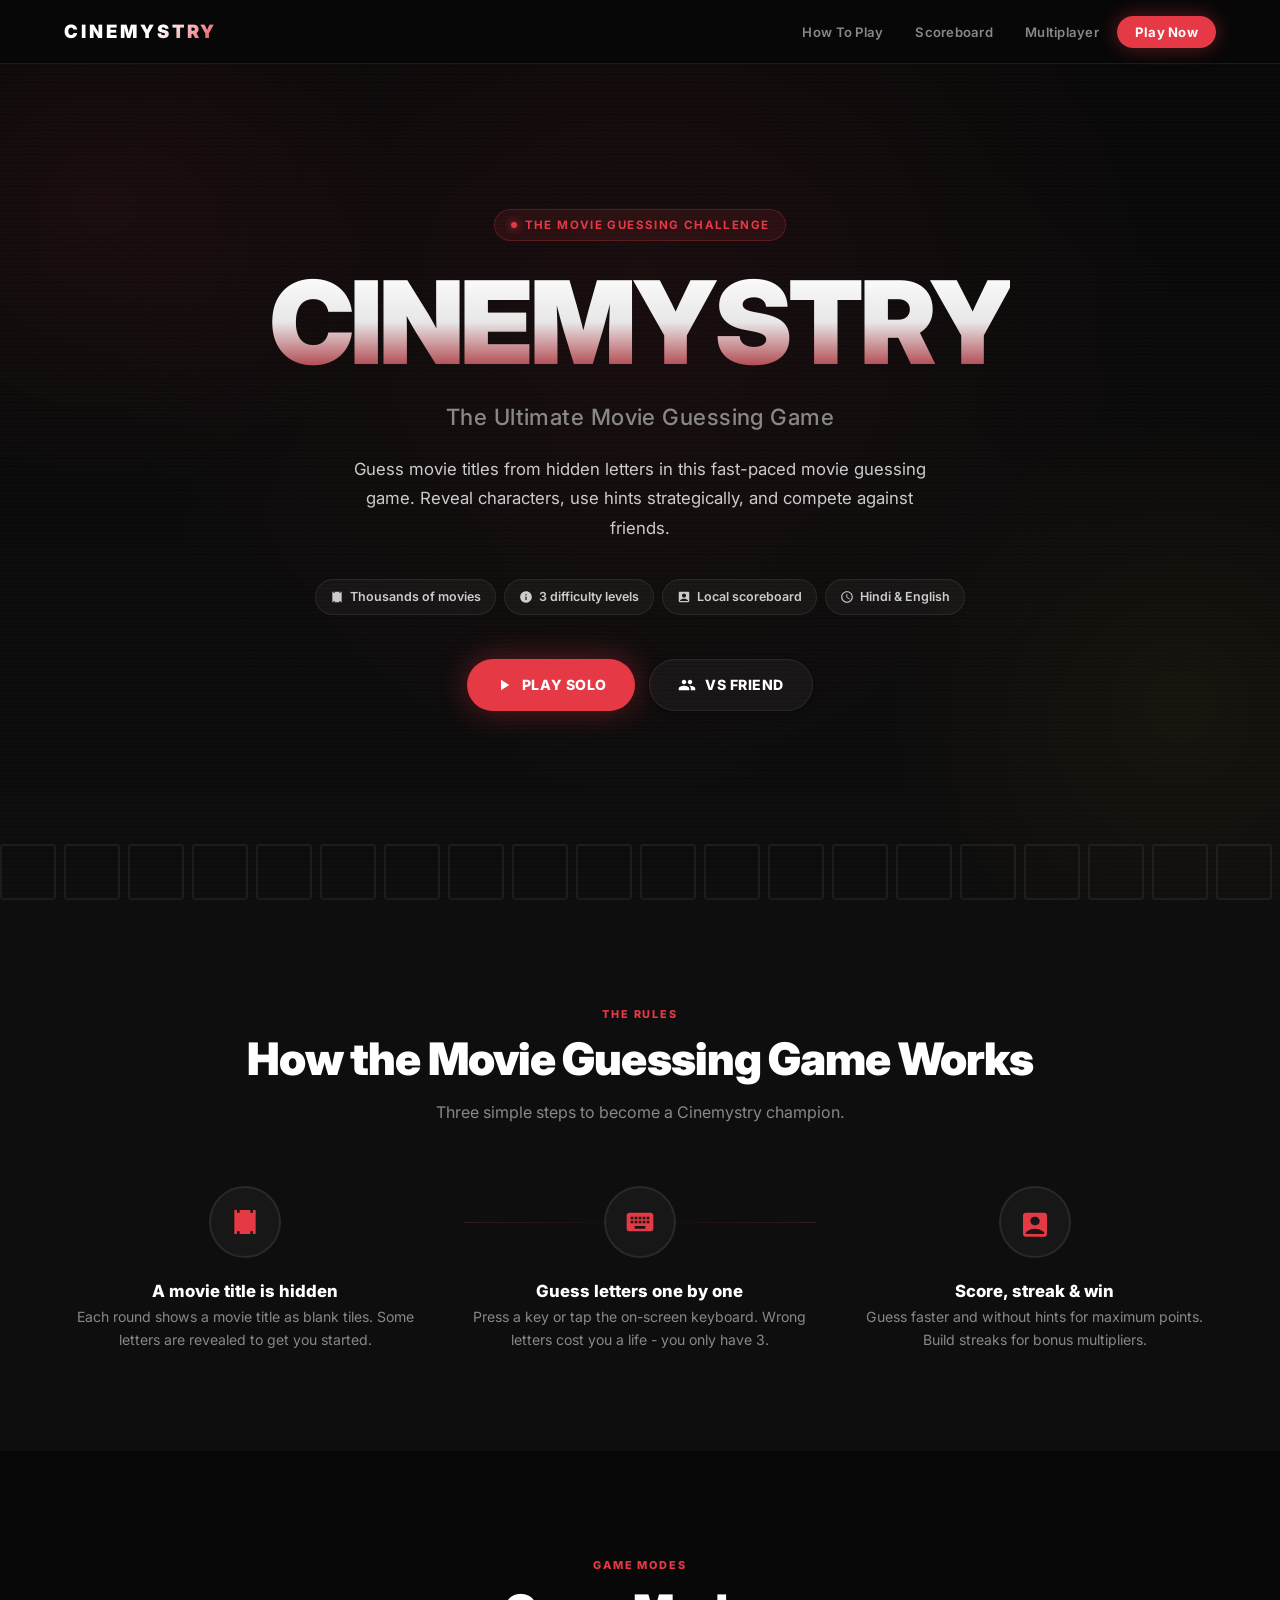
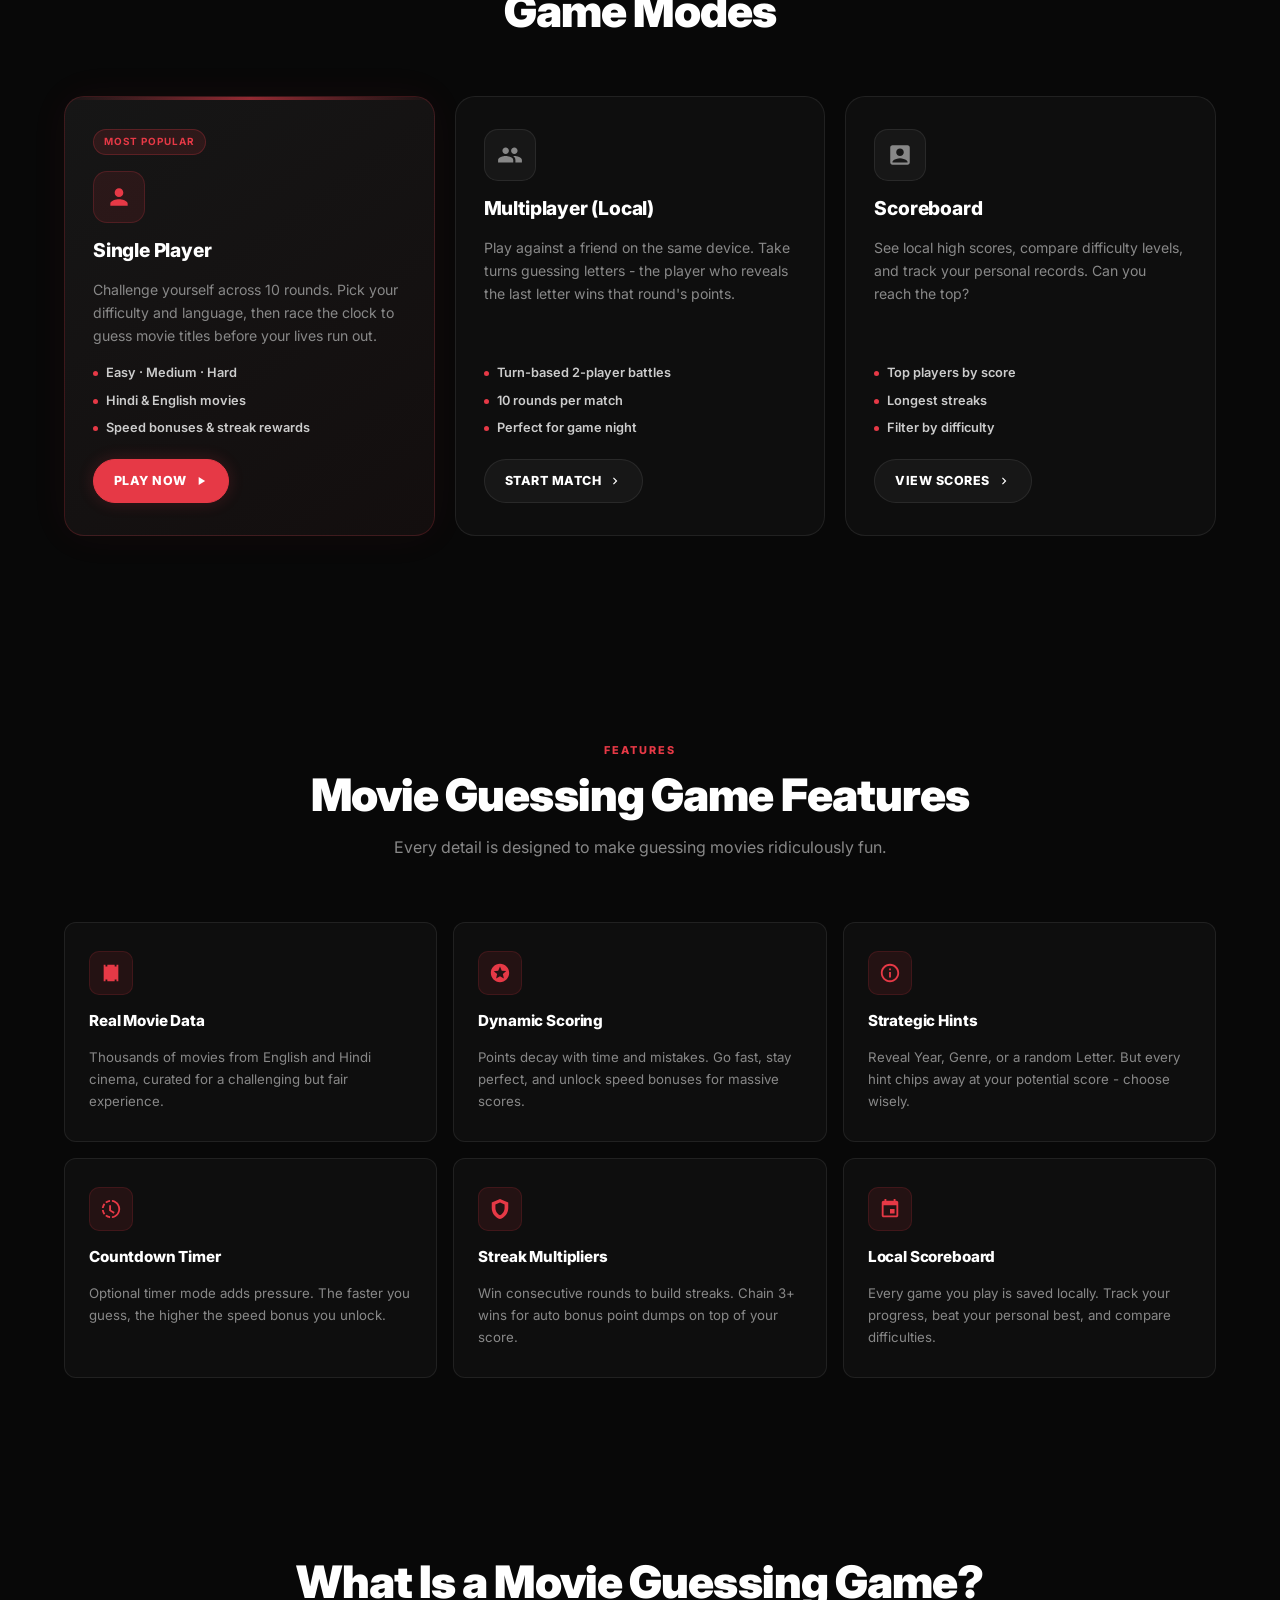
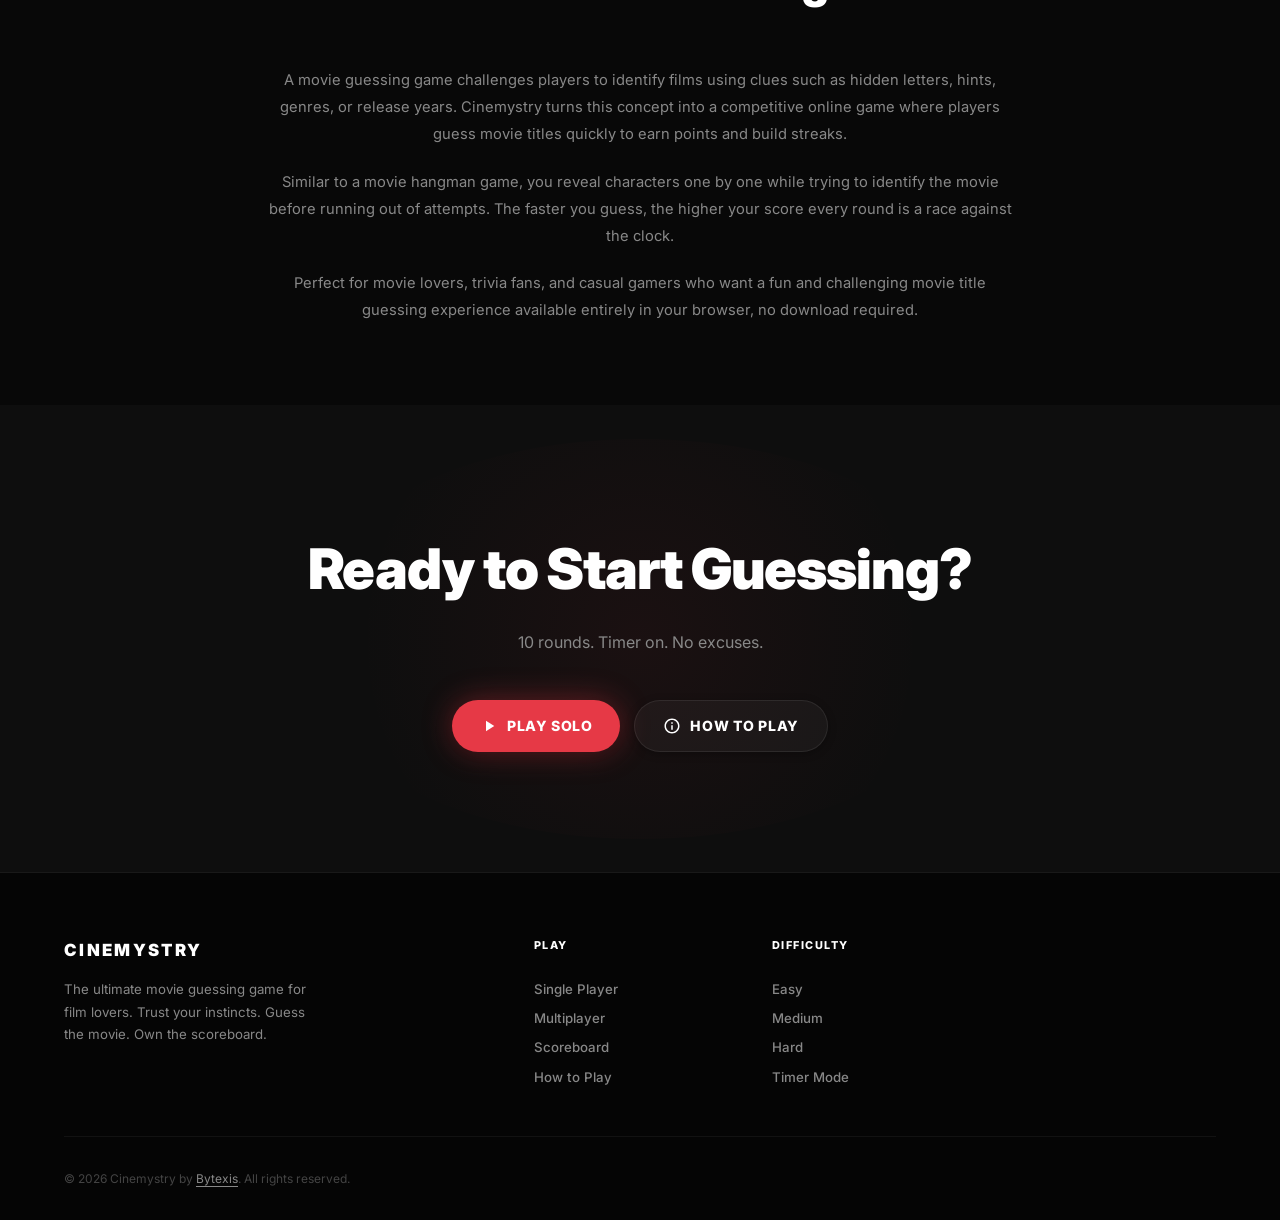
<file: index.html>
<!DOCTYPE html>
<html lang="en">

<head>
    <meta charset="UTF-8" />
    <meta name="viewport" content="width=device-width, initial-scale=1.0" />
    <link rel="icon" type="image/png" href="favicon.png" />
    <title>Cinemystry – Movie Guessing Game | Guess the Movie by Letters</title>
    <meta name="description"
        content="Free online movie guessing game — reveal hidden letters, use hints, and guess the movie title before you run out of lives. Play solo or challenge a friend in local multiplayer." />
    <meta name="keywords"
        content="movie guessing game, guess the movie game, movie title guessing game, movie hangman game, guess movie by letters, online movie quiz, free movie game" />
    <meta property="og:title" content="Cinemystry – Movie Guessing Game" />
    <meta property="og:description"
        content="Guess movie titles from hidden letters, use strategic hints, build streaks and compete with friends." />
    <script type="application/ld+json">
    {
      "@context": "https://schema.org",
      "@type": "Game",
      "name": "Cinemystry",
      "description": "Free online movie guessing game where players guess movie titles from hidden letters using hints and limited lives.",
      "genre": "Trivia",
      "playMode": ["SinglePlayer", "MultiPlayer"],
      "applicationCategory": "Game",
      "operatingSystem": "Web"
    }
    </script>
    <link rel="preconnect" href="https://fonts.googleapis.com" />
    <link rel="preconnect" href="https://fonts.gstatic.com" crossorigin />
    <link href="https://fonts.googleapis.com/css2?family=Inter:wght@400;500;600;700;800;900&display=swap"
        rel="stylesheet" />
    <link rel="stylesheet" href="style.css" />
</head>

<body>

    <!-- ═══════════════════════ NAVBAR ═══════════════════════ -->
    <nav class="navbar" id="navbar">
        <div class="navbar__container">
            <a href="index.html" class="navbar__logo">Cinemystry</a>
            <ul class="navbar__links">
                <li><a href="how-to-play.html" class="navbar__link">How To Play</a></li>
                <li><a href="leaderboard.html" class="navbar__link">Scoreboard</a></li>
                <li><a href="multiplayer.html" class="navbar__link">Multiplayer</a></li>
                <li><a href="game.html" class="navbar__link navbar__link--cta">Play Now</a></li>
            </ul>
            <button class="navbar__burger" id="navBurger" aria-label="Toggle menu">
                <span></span><span></span><span></span>
            </button>
        </div>
        <div class="navbar__mobile" id="navMobile">
            <a href="how-to-play.html" class="navbar__mobile-link">How To Play</a>
            <a href="leaderboard.html" class="navbar__mobile-link">Scoreboard</a>
            <a href="multiplayer.html" class="navbar__mobile-link">Multiplayer</a>
            <a href="game.html" class="navbar__mobile-link" style="color:var(--red);font-weight:700">▶ Play Now</a>
        </div>
    </nav>

    <!-- ═══════════════════════ HERO ═════════════════════════ -->
    <section class="hero" id="hero">
        <div class="hero__bg-glow hero__bg-glow--left"></div>
        <div class="hero__bg-glow hero__bg-glow--right"></div>

        <!-- Film-strip decoration -->
        <div class="hero__film-strip" aria-hidden="true">
            <div class="hero__film-track" id="filmTrack">
                <!-- 40 frames, duplicated for seamless loop -->
            </div>
        </div>

        <div class="hero__content fade-in">
            <div class="hero__eyebrow">
                <span class="hero__eyebrow-dot"></span>
                The Movie Guessing Challenge
            </div>

            <h1 class="hero__title">Cinemystry</h1>
            <p class="hero__subtitle">The Ultimate Movie Guessing Game</p>
            <p class="hero__description">
                Guess movie titles from hidden letters in this fast-paced movie guessing game.
                Reveal characters, use hints strategically, and compete against friends.
            </p>

            <div class="hero__tags">
                <span class="hero__tag">
                    <svg viewBox="0 0 24 24" fill="currentColor" width="14" height="14"><path d="M18 3v2h-2V3H8v2H6V3H4v18h2v-2h2v2h8v-2h2v2h2V3h-2z"/></svg>
                    Thousands of movies
                </span>
                <span class="hero__tag">
                    <svg viewBox="0 0 24 24" fill="currentColor" width="14" height="14"><path d="M12 2C6.48 2 2 6.48 2 12s4.48 10 10 10 10-4.48 10-10S17.52 2 12 2zm1 15h-2v-6h2v6zm0-8h-2V7h2v2z"/></svg>
                    3 difficulty levels
                </span>
                <span class="hero__tag">
                    <svg viewBox="0 0 24 24" fill="currentColor" width="14" height="14"><path d="M19 3H5c-1.1 0-2 .9-2 2v14c0 1.1.9 2 2 2h14c1.1 0 2-.9 2-2V5c0-1.1-.9-2-2-2zm-7 3c1.93 0 3.5 1.57 3.5 3.5S13.93 13 12 13s-3.5-1.57-3.5-3.5S10.07 6 12 6zm7 13H5v-.23c0-.62.28-1.2.76-1.58C7.47 15.82 9.64 15 12 15s4.53.82 6.24 2.19c.48.38.76.97.76 1.58V19z"/></svg>
                    Local scoreboard
                </span>
                <span class="hero__tag">
                    <svg viewBox="0 0 24 24" fill="currentColor" width="14" height="14"><path d="M11.99 2C6.47 2 2 6.48 2 12s4.47 10 9.99 10C17.52 22 22 17.52 22 12S17.52 2 11.99 2zM12 20c-4.42 0-8-3.58-8-8s3.58-8 8-8 8 3.58 8 8-3.58 8-8 8zm.5-13H11v6l5.25 3.15.75-1.23-4.5-2.67V7z"/></svg>
                    Hindi &amp; English
                </span>
            </div>

            <div class="hero__actions">
                <a href="game.html" class="btn btn--primary" id="heroPlayBtn">
                    <svg class="btn__icon" viewBox="0 0 24 24" fill="currentColor">
                        <path d="M8 5v14l11-7z" />
                    </svg>
                    Play Solo
                </a>
                <a href="multiplayer.html" class="btn btn--outline" id="heroMultiBtn">
                    <svg class="btn__icon" viewBox="0 0 24 24" fill="currentColor">
                        <path
                            d="M16 11c1.66 0 2.99-1.34 2.99-3S17.66 5 16 5c-1.66 0-3 1.34-3 3s1.34 3 3 3zm-8 0c1.66 0 2.99-1.34 2.99-3S9.66 5 8 5C6.34 5 5 6.34 5 8s1.34 3 3 3zm0 2c-2.33 0-7 1.17-7 3.5V19h14v-2.5c0-2.33-4.67-3.5-7-3.5zm8 0c-.29 0-.62.02-.97.05 1.16.84 1.97 1.97 1.97 3.45V19h6v-2.5c0-2.33-4.67-3.5-7-3.5z" />
                    </svg>
                    Vs Friend
                </a>
            </div>
        </div>
    </section>

    <!-- ═══════════════════════ STATS STRIP ══════════════════ -->
    <!-- <section class="stats-strip" aria-label="Game statistics">
        <div class="container">
            <div class="stats-strip__grid">
                <div class="stats-strip__item fade-in-up">
                    <span class="stats-strip__value stat-counter" data-target="1200000" data-suffix="+">1.2M+</span>
                    <span class="stats-strip__label">Games Played</span>
                </div>
                <div class="stats-strip__item fade-in-up" style="animation-delay:.08s">
                    <span class="stats-strip__value stats-strip__value--red stat-counter"
                        data-target="14500">14,500</span>
                    <span class="stats-strip__label">Highest Score</span>
                </div>
                <div class="stats-strip__item fade-in-up" style="animation-delay:.16s">
                    <span class="stats-strip__value stats-strip__value--gold stat-counter" data-target="42">42</span>
                    <span class="stats-strip__label">Top Streak Record</span>
                </div>
                <div class="stats-strip__item fade-in-up" style="animation-delay:.24s">
                    <span class="stats-strip__value stat-counter" data-target="4">4</span>
                    <span class="stats-strip__label">Difficulty Levels</span>
                </div>
            </div>
        </div>
    </section> -->

    <!-- ═══════════════════════ HOW IT WORKS ═════════════════ -->
    <section class="how-section" aria-labelledby="howTitle">
        <div class="container">
            <div class="section-header fade-in-up">
                <span class="section-eyebrow">The Rules</span>
                <h2 class="section-title" id="howTitle">How the Movie Guessing Game Works</h2>
                <p class="section-desc">Three simple steps to become a Cinemystry champion.</p>
            </div>
            <div class="how-steps">
                <div class="how-step fade-in-up">
                    <div class="how-step__num">
                        <svg viewBox="0 0 24 24" fill="currentColor" style="width:32px;height:32px"><path d="M18 3v2h-2V3H8v2H6V3H4v18h2v-2h2v2h8v-2h2v2h2V3h-2z"/></svg>
                    </div>
                    <div>
                        <h3 class="how-step__title">A movie title is hidden</h3>
                        <p class="how-step__desc">Each round shows a movie title as blank tiles. Some letters are
                            revealed to get you started.</p>
                    </div>
                </div>
                <div class="how-step fade-in-up" style="animation-delay:.1s">
                    <div class="how-step__num">
                        <svg viewBox="0 0 24 24" fill="currentColor" style="width:32px;height:32px"><path d="M20 5H4c-1.1 0-1.99.9-1.99 2L2 17c0 1.1.9 2 2 2h16c1.1 0 2-.9 2-2V7c0-1.1-.9-2-2-2zm-9 3h2v2h-2V8zm0 3h2v2h-2v-2zM8 8h2v2H8V8zm0 3h2v2H8v-2zm-1 2H5v-2h2v2zm0-3H5V8h2v2zm9 7H8v-2h8v2zm0-4h-2v-2h2v2zm0-3h-2V8h2v2zm3 3h-2v-2h2v2zm0-3h-2V8h2v2z"/></svg>
                    </div>
                    <div>
                        <h3 class="how-step__title">Guess letters one by one</h3>
                        <p class="how-step__desc">Press a key or tap the on-screen keyboard. Wrong letters cost you a
                            life - you only have 3.</p>
                    </div>
                </div>
                <div class="how-step fade-in-up" style="animation-delay:.2s">
                    <div class="how-step__num">
                        <svg viewBox="0 0 24 24" fill="currentColor" style="width:32px;height:32px"><path d="M19 5H5c-1.1 0-2 .9-2 2v14c0 1.1.9 2 2 2h14c1.1 0 2-.9 2-2V7c0-1.1-.9-2-2-2zm-7 3c1.93 0 3.5 1.57 3.5 3.5S13.93 14.5 12 14.5 8.5 12.93 8.5 11 10.07 8 12 8zm7 13H5v-.23c0-.62.28-1.2.76-1.58C7.47 17.82 9.64 17 12 17s4.53.82 6.24 2.19c.48.38.76.97.76 1.58V21z"/></svg>
                    </div>
                    <div>
                        <h3 class="how-step__title">Score, streak &amp; win</h3>
                        <p class="how-step__desc">Guess faster and without hints for maximum points. Build streaks for
                            bonus multipliers.</p>
                    </div>
                </div>
            </div>
        </div>
    </section>

    <!-- ═══════════════════════ MODE CARDS ═══════════════════ -->
    <section class="cards-section" id="modes" aria-labelledby="modesTitle">
        <div class="container">
            <div class="section-header fade-in-up">
                <span class="section-eyebrow">Game Modes</span>
                <h2 class="section-title" id="modesTitle">Game Modes</h2>
            </div>
            <div class="cards-grid">

                <article class="card card--featured fade-in-up" id="cardSingle">
                    <div class="card__badge">Most Popular</div>
                    <div class="card__icon-wrap card__icon-wrap--featured">
                        <svg class="card__icon card__icon--featured" viewBox="0 0 24 24" fill="currentColor">
                            <path
                                d="M12 12c2.21 0 4-1.79 4-4s-1.79-4-4-4-4 1.79-4 4 1.79 4 4 4zm0 2c-2.67 0-8 1.34-8 4v2h16v-2c0-2.66-5.33-4-8-4z" />
                        </svg>
                    </div>
                    <h3 class="card__title">Single Player</h3>
                    <p class="card__desc">Challenge yourself across 10 rounds. Pick your difficulty and language, then
                        race the clock to guess movie titles before your lives run out.</p>
                    <div class="card__features">
                        <span class="card__feature"><span class="card__feature-dot"></span>Easy · Medium · Hard</span>
                        <span class="card__feature"><span class="card__feature-dot"></span>Hindi &amp; English
                            movies</span>
                        <span class="card__feature"><span class="card__feature-dot"></span>Speed bonuses &amp; streak
                            rewards</span>
                    </div>
                    <a href="game.html" class="card__btn card__btn--red" id="cardSingleBtn">
                        Play Now
                        <svg viewBox="0 0 24 24" fill="currentColor" style="width:14px;height:14px">
                            <path d="M8 5v14l11-7z" />
                        </svg>
                    </a>
                </article>

                <article class="card fade-in-up" id="cardMulti" style="animation-delay:.1s">
                    <div class="card__icon-wrap">
                        <svg class="card__icon" viewBox="0 0 24 24" fill="currentColor">
                            <path
                                d="M16 11c1.66 0 2.99-1.34 2.99-3S17.66 5 16 5c-1.66 0-3 1.34-3 3s1.34 3 3 3zm-8 0c1.66 0 2.99-1.34 2.99-3S9.66 5 8 5C6.34 5 5 6.34 5 8s1.34 3 3 3zm0 2c-2.33 0-7 1.17-7 3.5V19h14v-2.5c0-2.33-4.67-3.5-7-3.5zm8 0c-.29 0-.62.02-.97.05 1.16.84 1.97 1.97 1.97 3.45V19h6v-2.5c0-2.33-4.67-3.5-7-3.5z" />
                        </svg>
                    </div>
                    <h3 class="card__title">Multiplayer (Local)</h3>
                    <p class="card__desc">Play against a friend on the same device. Take turns guessing letters - the
                        player who reveals the last letter wins that round's points.</p>
                    <div class="card__features">
                        <span class="card__feature"><span class="card__feature-dot"></span>Turn-based 2-player
                            battles</span>
                        <span class="card__feature"><span class="card__feature-dot"></span>10 rounds per match</span>
                        <span class="card__feature"><span class="card__feature-dot"></span>Perfect for game night</span>
                    </div>
                    <a href="multiplayer.html" class="card__btn" id="cardMultiBtn">
                        Start Match
                        <svg viewBox="0 0 24 24" fill="currentColor" style="width:14px;height:14px">
                            <path d="M10 6L8.59 7.41 13.17 12l-4.58 4.59L10 18l6-6z" />
                        </svg>
                    </a>
                </article>

                <article class="card fade-in-up" id="cardLB" style="animation-delay:.2s">
                    <div class="card__icon-wrap">
                        <svg class="card__icon" viewBox="0 0 24 24" fill="currentColor">
                            <path
                                d="M19 3H5c-1.1 0-2 .9-2 2v14c0 1.1.9 2 2 2h14c1.1 0 2-.9 2-2V5c0-1.1-.9-2-2-2zm-7 3c1.93 0 3.5 1.57 3.5 3.5S13.93 13 12 13s-3.5-1.57-3.5-3.5S10.07 6 12 6zm7 13H5v-.23c0-.62.28-1.2.76-1.58C7.47 15.82 9.64 15 12 15s4.53.82 6.24 2.19c.48.38.76.97.76 1.58V19z" />
                        </svg>
                    </div>
                    <h3 class="card__title">Scoreboard</h3>
                    <p class="card__desc">See local high scores, compare difficulty levels, and track your personal
                        records. Can you reach the top?</p>
                    <div class="card__features">
                        <span class="card__feature"><span class="card__feature-dot"></span>Top players by score</span>
                        <span class="card__feature"><span class="card__feature-dot"></span>Longest streaks</span>
                        <span class="card__feature"><span class="card__feature-dot"></span>Filter by difficulty</span>
                    </div>
                    <a href="leaderboard.html" class="card__btn" id="cardLBBtn">
                        View Scores
                        <svg viewBox="0 0 24 24" fill="currentColor" style="width:14px;height:14px">
                            <path d="M10 6L8.59 7.41 13.17 12l-4.58 4.59L10 18l6-6z" />
                        </svg>
                    </a>
                </article>

            </div>
        </div>
    </section>

    <!-- ═══════════════════════ FEATURES ════════════════════ -->
    <section class="features-section" id="features" aria-labelledby="featTitle">
        <div class="container">
            <div class="section-header fade-in-up">
                <span class="section-eyebrow">Features</span>
                <h2 class="section-title" id="featTitle">Movie Guessing Game Features</h2>
                <p class="section-desc">Every detail is designed to make guessing movies ridiculously fun.</p>
            </div>
            <div class="features-grid">
                <article class="feature fade-in-up" id="feat1">
                    <div class="feature__icon-wrap">
                        <svg class="feature__icon" viewBox="0 0 24 24" fill="currentColor">
                            <path d="M18 3v2h-2V3H8v2H6V3H4v18h2v-2h2v2h8v-2h2v2h2V3h-2z" />
                        </svg>
                    </div>
                    <h3 class="feature__title">Real Movie Data</h3>
                    <p class="feature__desc">Thousands of movies from English and Hindi cinema, curated for a
                        challenging but fair experience.</p>
                </article>

                <article class="feature fade-in-up" id="feat2" style="animation-delay:.06s">
                    <div class="feature__icon-wrap">
                        <svg class="feature__icon" viewBox="0 0 24 24" fill="currentColor">
                            <path
                                d="M11.99 2C6.47 2 2 6.48 2 12s4.47 10 9.99 10C17.52 22 22 17.52 22 12S17.52 2 11.99 2zm4.24 16L12 15.45 7.77 18l1.12-4.81-3.73-3.23 4.92-.42L12 5l1.92 4.53 4.92.42-3.73 3.23L16.23 18z" />
                        </svg>
                    </div>
                    <h3 class="feature__title">Dynamic Scoring</h3>
                    <p class="feature__desc">Points decay with time and mistakes. Go fast, stay perfect, and unlock
                        speed bonuses for massive scores.</p>
                </article>

                <article class="feature fade-in-up" id="feat3" style="animation-delay:.12s">
                    <div class="feature__icon-wrap">
                        <svg class="feature__icon" viewBox="0 0 24 24" fill="currentColor">
                            <path
                                d="M11 17h2v-6h-2v6zm1-15C6.48 2 2 6.48 2 12s4.48 10 10 10 10-4.48 10-10S17.52 2 12 2zm0 18c-4.41 0-8-3.59-8-8s3.59-8 8-8 8 3.59 8 8-3.59 8-8 8zM11 9h2V7h-2v2z" />
                        </svg>
                    </div>
                    <h3 class="feature__title">Strategic Hints</h3>
                    <p class="feature__desc">Reveal Year, Genre, or a random Letter. But every hint chips away at your
                        potential score - choose wisely.</p>
                </article>

                <article class="feature fade-in-up" id="feat4" style="animation-delay:.18s">
                    <div class="feature__icon-wrap">
                        <svg class="feature__icon" viewBox="0 0 24 24" fill="currentColor">
                            <path
                                d="M13 2.05V4.05C17.39 4.59 20.5 8.58 19.96 12.97C19.5 16.61 16.64 19.5 13 19.93V21.93C18.5 21.38 22.5 16.5 21.95 11C21.5 6.25 17.73 2.5 13 2.05M11 2.06C9.05 2.25 7.19 3 5.67 4.26L7.1 5.74C8.22 4.84 9.57 4.26 11 4.06M4.26 5.67C3 7.19 2.25 9.04 2.05 11H4.05C4.24 9.58 4.8 8.23 5.69 7.1M2.06 13C2.26 14.96 3.03 16.81 4.27 18.33L5.69 16.9C4.81 15.77 4.24 14.42 4.06 13M7.1 18.37L5.67 19.74C7.18 21 9.04 21.79 11 22V20C9.58 19.82 8.23 19.25 7.1 18.37M12 8L12 13L16 15.4L15.01 17.09L10 14L10 8Z" />
                        </svg>
                    </div>
                    <h3 class="feature__title">Countdown Timer</h3>
                    <p class="feature__desc">Optional timer mode adds pressure. The faster you guess, the higher the
                        speed bonus you unlock.</p>
                </article>

                <article class="feature fade-in-up" id="feat5" style="animation-delay:.24s">
                    <div class="feature__icon-wrap">
                        <svg class="feature__icon" viewBox="0 0 24 24" fill="currentColor">
                            <path
                                d="M12 1L3 5v6c0 5.55 3.84 10.74 9 12 5.16-1.26 9-6.45 9-12V5l-9-4zm0 4l5 2.18V11c0 3.5-2.33 6.79-5 7.93-2.67-1.14-5-4.43-5-7.93V7.18L12 5z" />
                        </svg>
                    </div>
                    <h3 class="feature__title">Streak Multipliers</h3>
                    <p class="feature__desc">Win consecutive rounds to build streaks. Chain 3+ wins for auto bonus point
                        dumps on top of your score.</p>
                </article>

                <article class="feature fade-in-up" id="feat6" style="animation-delay:.30s">
                    <div class="feature__icon-wrap">
                        <svg class="feature__icon" viewBox="0 0 24 24" fill="currentColor">
                            <path
                                d="M17 12h-5v5h5v-5zM16 1v2H8V1H6v2H5c-1.11 0-1.99.9-1.99 2L3 19c0 1.1.89 2 2 2h14c1.1 0 2-.9 2-2V5c0-1.1-.9-2-2-2h-1V1h-2zm3 18H5V8h14v11z" />
                        </svg>
                    </div>
                    <h3 class="feature__title">Local Scoreboard</h3>
                    <p class="feature__desc">Every game you play is saved locally. Track your progress, beat your
                        personal best, and compare difficulties.</p>
                </article>
            </div>
        </div>
    </section>

    <!-- ═══════════════════════ SEO SECTION ════════════════ -->
    <section class="seo-section" aria-labelledby="seoTitle">
        <div class="container">
            <div class="section-header fade-in-up">
                <h2 class="section-title" id="seoTitle">What Is a Movie Guessing Game?</h2>
            </div>
            <div class="seo-content fade-in-up">
                <p>A movie guessing game challenges players to identify films using clues such as hidden letters, hints,
                    genres, or release years. Cinemystry turns this concept into a competitive online game where players
                    guess movie titles quickly to earn points and build streaks.</p>
                <p>Similar to a movie hangman game, you reveal characters one by one while trying to identify the movie
                    before running out of attempts. The faster you guess, the higher your score every round is a race
                    against the clock.</p>
                <p>Perfect for movie lovers, trivia fans, and casual gamers who want a fun and challenging movie title
                    guessing experience available entirely in your browser, no download required.</p>
            </div>
        </div>
    </section>

    <!-- ═══════════════════════ CTA ══════════════════════════ -->
    <section class="cta-section" aria-labelledby="ctaTitle">
        <div class="container">
            <div class="fade-in-up">
                <h2 class="cta-section__title" id="ctaTitle">Ready to Start Guessing?</h2>
                <p class="cta-section__sub">10 rounds. Timer on. No excuses.</p>
                <div class="cta-section__actions">
                    <a href="game.html" class="btn btn--primary" id="ctaPlayBtn">
                        <svg class="btn__icon" viewBox="0 0 24 24" fill="currentColor">
                            <path d="M8 5v14l11-7z" />
                        </svg>
                        Play Solo
                    </a>
                    <a href="how-to-play.html" class="btn btn--outline" id="ctaHowBtn">
                        <svg class="btn__icon" viewBox="0 0 24 24" fill="currentColor">
                            <path
                                d="M11 17h2v-6h-2v6zm1-15C6.48 2 2 6.48 2 12s4.48 10 10 10 10-4.48 10-10S17.52 2 12 2zm0 18c-4.41 0-8-3.59-8-8s3.59-8 8-8 8 3.59 8 8-3.59 8-8 8zM11 9h2V7h-2v2z" />
                        </svg>
                        How To Play
                    </a>
                </div>
            </div>
        </div>
    </section>

    <!-- ═══════════════════════ FOOTER ══════════════════════ -->
    <footer class="footer">
        <div class="container">
            <div class="footer__grid">
                <div class="footer__brand">
                    <span class="footer__logo">Cinemystry</span>
                    <p class="footer__tagline">The ultimate movie guessing game for film lovers. Trust your instincts.
                        Guess the movie. Own the scoreboard.</p>
                </div>
                <nav class="footer__nav" aria-label="Footer navigation">
                    <div class="footer__nav-col">
                        <h4 class="footer__nav-heading">Play</h4>
                        <a href="game.html" class="footer__nav-link">Single Player</a>
                        <a href="multiplayer.html" class="footer__nav-link">Multiplayer</a>
                        <a href="leaderboard.html" class="footer__nav-link">Scoreboard</a>
                        <a href="how-to-play.html" class="footer__nav-link">How to Play</a>
                    </div>
                    <div class="footer__nav-col">
                        <h4 class="footer__nav-heading">Difficulty</h4>
                        <span class="footer__nav-link" style="cursor:default">Easy</span>
                        <span class="footer__nav-link" style="cursor:default">Medium</span>
                        <span class="footer__nav-link" style="cursor:default">Hard</span>
                        <span class="footer__nav-link" style="cursor:default">Timer Mode</span>
                    </div>
                </nav>
            </div>
            <div class="footer__bottom">
                <p class="footer__copy">© 2026 Cinemystry by <a href="https://bytexis.in" target="_blank" rel="noopener" style="color:var(--text-muted);text-decoration:underline;text-underline-offset:3px">Bytexis</a>. All rights reserved.</p>
            </div>
        </div>
    </footer>

    <script>
        /* ── Navbar scroll effect ── */
        const navbar = document.getElementById('navbar');
        window.addEventListener('scroll', () => {
            navbar.classList.toggle('navbar--scrolled', window.scrollY > 40);
        }, { passive: true });

        /* ── Burger toggle ── */
        const burger = document.getElementById('navBurger');
        const mobileNav = document.getElementById('navMobile');
        burger.addEventListener('click', () => {
            mobileNav.classList.toggle('navbar__mobile--open');
            burger.classList.toggle('navbar__burger--open');
        });

        /* ── Close mobile nav on link click ── */
        mobileNav.querySelectorAll('a').forEach(a => a.addEventListener('click', () => {
            mobileNav.classList.remove('navbar__mobile--open');
            burger.classList.remove('navbar__burger--open');
        }));

        /* ── Film strip generation ── */
        const track = document.getElementById('filmTrack');
        if (track) {
            const frameCount = 60;
            let html = '';
            for (let i = 0; i < frameCount * 2; i++) html += '<div class="hero__film-frame"></div>';
            track.innerHTML = html;
        }

        /* ── Intersection Observer (scroll animations) ── */
        const observer = new IntersectionObserver((entries) => {
            entries.forEach(e => { if (e.isIntersecting) e.target.classList.add('visible'); });
        }, { threshold: 0.12 });
        document.querySelectorAll('.fade-in, .fade-in-up').forEach(el => observer.observe(el));
    </script>
</body>

</html>
</file>
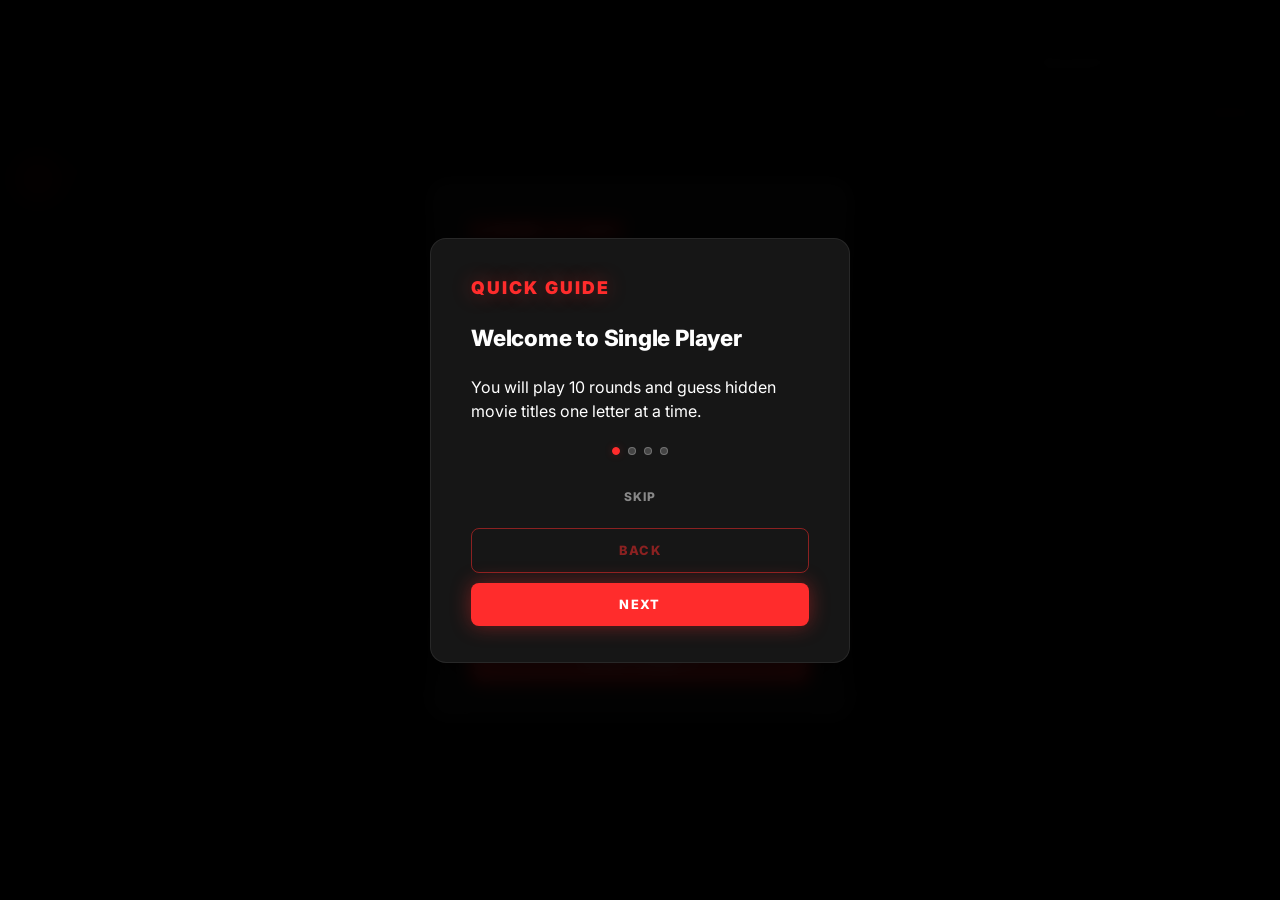
<file: game.html>
<!DOCTYPE html>
<html lang="en">

<head>
    <meta charset="UTF-8" />
    <meta name="viewport" content="width=device-width, initial-scale=1.0" />
    <link rel="icon" type="image/png" href="favicon.png" />
    <title>Play Movie Guessing Game – Guess the Movie by Letters | Cinemystry</title>
    <meta name="description"
        content="Play the free online movie guessing game. Reveal hidden letters, use hints, and guess the movie title before you run out of lives. 10 rounds, 3 difficulty levels." />
    <meta name="keywords"
        content="play movie guessing game, guess the movie, movie title guessing game, guess movie by letters" />
    <script type="application/ld+json">
    {
      "@context": "https://schema.org",
      "@type": "Game",
      "name": "Cinemystry – Movie Guessing Game",
      "description": "Online movie guessing game where you reveal hidden letters to identify movie titles.",
      "genre": "Trivia",
      "playMode": "SinglePlayer",
      "applicationCategory": "Game",
      "operatingSystem": "Web"
    }
    </script>
    <link rel="preconnect" href="https://fonts.googleapis.com" />
    <link rel="preconnect" href="https://fonts.gstatic.com" crossorigin />
    <link href="https://fonts.googleapis.com/css2?family=Inter:wght@400;500;600;700;800;900&display=swap"
        rel="stylesheet" />
    <link rel="stylesheet" href="game.css" />
</head>

<body>

    <!-- Setup Overlay -->
    <div class="overlay" id="setupOverlay">
        <div class="setup-card">
            <div class="setup-logo">Cinemystery</div>
            <h2 class="setup-title">Single Player</h2>
            <div class="setup-field"><label class="setup-label">Your Name</label>
                <input type="text" class="setup-input" id="playerNameInput" placeholder="Enter your name…"
                    maxlength="20" />
            </div>
            <div class="setup-field"><label class="setup-label">Language</label>
                <div class="diff-row">
                    <button class="diff-btn diff-btn--active" data-lang="all">All Movies</button>
                    <button class="diff-btn" data-lang="hindi">Hindi</button>
                    <button class="diff-btn" data-lang="english">English</button>
                </div>
            </div>
            <div class="setup-field"><label class="setup-label">Difficulty</label>
                <div class="diff-row">
                    <button class="diff-btn" data-diff="easy">Easy</button>
                    <button class="diff-btn diff-btn--active" data-diff="medium">Medium</button>
                    <button class="diff-btn diff-btn--hard" data-diff="hard">Hard</button>
                </div>
            </div>
            <div class="setup-field"><label class="setup-label">Timer Option</label>
                <div class="diff-row">
                    <button class="diff-btn diff-btn--active" data-timer="on">Timer ON</button>
                    <button class="diff-btn" data-timer="off">Timer OFF</button>
                </div>
            </div>
            <button class="setup-start-btn" id="startGameBtn">Start Game →</button>
        </div>
    </div>

    <!-- First-Time Guide Overlay -->
    <div class="overlay overlay--hidden" id="singleTourOverlay">
        <div class="setup-card">
            <div class="setup-logo">Quick Guide</div>
            <h2 class="setup-title" id="singleTourTitle">Welcome to Cinemystery</h2>
            <p class="setup-note" id="singleTourBody">Guess the movie title one letter at a time.</p>
            <div class="tour-dots" id="singleTourDots"></div>
            <div class="go-actions">
                <button class="setup-start-btn setup-start-btn--ghost" id="singleTourSkipBtn">Skip</button>
                <button class="setup-start-btn setup-start-btn--outline" id="singleTourPrevBtn">Back</button>
                <button class="setup-start-btn" id="singleTourNextBtn">Next</button>
            </div>
        </div>
    </div>

    <!-- Game Over Overlay -->
    <div class="overlay overlay--hidden" id="gameOverOverlay">
        <div class="setup-card">
            <div class="setup-logo">Game Over</div>
            <p class="go-stat">Total Score: <strong id="finalScore">0</strong></p>
            <p class="go-stat">Best Streak: <strong id="finalStreak">0</strong></p>
            <div class="setup-field"><label class="setup-label">Save to Scoreboard</label>
                <input type="text" class="setup-input" id="saveNameInput" placeholder="Your name…" maxlength="20" />
            </div>
            <div class="go-actions">
                <button class="setup-start-btn" id="saveBtn">Save Score</button>
                <button class="setup-start-btn setup-start-btn--outline" id="playAgainBtn">Play Again</button>
                <a href="leaderboard.html" class="setup-start-btn setup-start-btn--ghost">Scoreboard →</a>
            </div>
        </div>
    </div>

    <!-- Toast -->
    <div class="toast-container" id="toastBox"></div>

    <!-- Screen -->
    <div class="screen">

        <!-- Mobile Header -->
        <header class="mob-bar">
            <a href="index.html" class="mob-bar__logo">Cinemystery</a>
            <button class="mob-bar__menu-btn" id="menuToggleBtn" aria-label="Open menu">
                <svg viewBox="0 0 24 24" fill="currentColor">
                    <path d="M3 18h18v-2H3v2zm0-5h18v-2H3v2zm0-7v2h18V6H3z" />
                </svg>
            </button>
        </header>

        <!-- Mobile Nav Drawer (hamburger) -->
        <div class="mob-nav-drawer" id="mobNavDrawer">
            <div class="mob-nav-drawer__backdrop" id="menuBackdrop"></div>
            <div class="mob-nav-drawer__panel">
                <div class="mob-nav-drawer__header">
                    <span class="mob-nav-drawer__logo">Cinemystery</span>
                    <button class="mobile-stats-drawer__close" id="menuCloseBtn">✕</button>
                </div>
                <nav class="mob-nav-drawer__nav">
                    <a href="index.html" class="mob-nav-drawer__item">
                        <svg viewBox="0 0 24 24" fill="currentColor">
                            <path d="M10 20v-6h4v6h5v-8h3L12 3 2 12h3v8z" />
                        </svg>
                        Home
                    </a>
                    <a href="multiplayer.html" class="mob-nav-drawer__item">
                        <svg viewBox="0 0 24 24" fill="currentColor">
                            <path
                                d="M16 11c1.66 0 2.99-1.34 2.99-3S17.66 5 16 5c-1.66 0-3 1.34-3 3s1.34 3 3 3zm-8 0c1.66 0 2.99-1.34 2.99-3S9.66 5 8 5C6.34 5 5 6.34 5 8s1.34 3 3 3zm0 2c-2.33 0-7 1.17-7 3.5V19h14v-2.5c0-2.33-4.67-3.5-7-3.5zm8 0c-.29 0-.62.02-.97.05 1.16.84 1.97 1.97 1.97 3.45V19h6v-2.5c0-2.33-4.67-3.5-7-3.5z" />
                        </svg>
                        Multiplayer
                    </a>
                    <a href="leaderboard.html" class="mob-nav-drawer__item">
                        <svg viewBox="0 0 24 24" fill="currentColor">
                            <path
                                d="M19 3H5c-1.1 0-2 .9-2 2v14c0 1.1.9 2 2 2h14c1.1 0 2-.9 2-2V5c0-1.1-.9-2-2-2zm-7 3c1.93 0 3.5 1.57 3.5 3.5S13.93 13 12 13s-3.5-1.57-3.5-3.5S10.07 6 12 6zm7 13H5v-.23c0-.62.28-1.2.76-1.58C7.47 15.82 9.64 15 12 15s4.53.82 6.24 2.19c.48.38.76.97.76 1.58V19z" />
                        </svg>
                        Scoreboard
                    </a>
                </nav>
            </div>
        </div>

        <!-- Mobile Stats Drawer -->
        <div class="mobile-stats-drawer" id="mobileStatsDrawer">
            <div class="mobile-stats-drawer__backdrop" id="statsBackdrop"></div>
            <div class="mobile-stats-drawer__panel">
                <div class="mobile-stats-drawer__header">
                    <span class="mobile-stats-drawer__title">Session Stats</span>
                    <button class="mobile-stats-drawer__close" id="statsCloseBtn">✕</button>
                </div>
                <div class="mobile-stats-drawer__body">
                    <div class="mob-stat-row">
                        <span class="mob-stat-label">Round</span>
                        <span class="mob-stat-value" id="roundValMob2">0 / 10</span>
                    </div>
                    <div class="mob-stat-row">
                        <span class="mob-stat-label">Difficulty</span>
                        <span class="mob-stat-value" id="spDiffBadgeMob">Medium</span>
                    </div>
                    <div class="mob-stat-row">
                        <span class="mob-stat-label">Streak</span>
                        <span class="mob-stat-value" id="streakValMob">0</span>
                    </div>
                    <div class="mob-stat-row">
                        <span class="mob-stat-label">Hints Used</span>
                        <span class="mob-stat-value" id="spHintsValMob">0/3</span>
                    </div>
                    <div class="mob-stat-row">
                        <span class="mob-stat-label">Total Score</span>
                        <span class="mob-stat-value mob-stat-value--gold" id="scoreValMob">0 PTS</span>
                    </div>
                    <div class="mob-stat-row">
                        <span class="mob-stat-label">Lives</span>
                        <div class="mob-stat-hearts" id="heartsBoxMob"></div>
                    </div>
                </div>
            </div>
        </div>

        <!-- Mobile Recent Drawer -->
        <div class="mobile-stats-drawer" id="mobileRecentDrawer">
            <div class="mobile-stats-drawer__backdrop" id="recentBackdrop"></div>
            <div class="mobile-stats-drawer__panel">
                <div class="mobile-stats-drawer__header">
                    <span class="mobile-stats-drawer__title">Recent Movies</span>
                    <button class="mobile-stats-drawer__close" id="recentCloseBtn">✕</button>
                </div>
                <div class="mobile-stats-drawer__body">
                    <ul class="mob-recent-list" id="mobileRecentList">
                        <li class="mob-recent-empty">No movies played yet</li>
                    </ul>
                </div>
            </div>
        </div>

        <div class="layout">

            <!-- Left — Player Panel -->
            <aside class="player-panel player-panel--left" id="p1Panel">
                <nav class="sp-nav sp-nav--top">
                    <a href="index.html" class="sp-nav__item">
                        <svg viewBox="0 0 24 24" fill="currentColor">
                            <path d="M10 20v-6h4v6h5v-8h3L12 3 2 12h3v8z" />
                        </svg>
                        Home
                    </a>
                    <a href="multiplayer.html" class="sp-nav__item">
                        <svg viewBox="0 0 24 24" fill="currentColor">
                            <path
                                d="M16 11c1.66 0 2.99-1.34 2.99-3S17.66 5 16 5c-1.66 0-3 1.34-3 3s1.34 3 3 3zm-8 0c1.66 0 2.99-1.34 2.99-3S9.66 5 8 5C6.34 5 5 6.34 5 8s1.34 3 3 3zm0 2c-2.33 0-7 1.17-7 3.5V19h14v-2.5c0-2.33-4.67-3.5-7-3.5zm8 0c-.29 0-.62.02-.97.05 1.16.84 1.97 1.97 1.97 3.45V19h6v-2.5c0-2.33-4.67-3.5-7-3.5z" />
                        </svg>
                        Multiplayer
                    </a>
                    <a href="leaderboard.html" class="sp-nav__item">
                        <svg viewBox="0 0 24 24" fill="currentColor">
                            <path
                                d="M19 3H5c-1.1 0-2 .9-2 2v14c0 1.1.9 2 2 2h14c1.1 0 2-.9 2-2V5c0-1.1-.9-2-2-2zm-7 3c1.93 0 3.5 1.57 3.5 3.5S13.93 13 12 13s-3.5-1.57-3.5-3.5S10.07 6 12 6zm7 13H5v-.23c0-.62.28-1.2.76-1.58C7.47 15.82 9.64 15 12 15s4.53.82 6.24 2.19c.48.38.76.97.76 1.58V19z" />
                        </svg>
                        Scoreboard
                    </a>
                </nav>

                <div class="sp-divider"></div>

                <div class="sp-player-block">
                    <div class="player-card">
                        <div class="player-card__avatar-wrap" id="spP1Wrap">
                            <div class="player-card__avatar" id="spAvatar">P</div>
                            <span class="player-card__active-ring" id="spP1Ring"></span>
                        </div>
                        <div class="player-card__info">
                            <span class="player-card__name sidebar__profile-name">Player</span>
                            <div class="player-card__score-row">
                                <span class="player-card__score" id="scoreVal">0 PTS</span>
                                <!-- Mobile-only buttons moved here -->
                                <div class="mob-player-btns">
                                    <button class="mob-action-pill" id="recentToggleBtn" title="Recent Movies">
                                        <svg viewBox="0 0 24 24" fill="currentColor">
                                            <path d="M13 3c-4.97 0-9 4.03-9 9H1l3.89 3.89.07.14L9 12H6c0-3.87 3.13-7 7-7s7 3.13 7 7-3.13 7-7 7c-1.93 0-3.68-.79-4.94-2.06l-1.42 1.42C8.27 19.99 10.51 21 13 21c4.97 0 9-4.03 9-9s-4.03-9-9-9zm-1 5v5l4.28 2.54.72-1.21-3.5-2.08V8H12z" />
                                        </svg>
                                        <span class="mob-btn-text">Recent</span>
                                    </button>
                                    <button class="mob-action-pill" id="statsToggleBtn" title="Session Stats">
                                        <svg viewBox="0 0 24 24" fill="currentColor">
                                            <path d="M19 3H5c-1.1 0-2 .9-2 2v14c0 1.1.9 2 2 2h14c1.1 0 2-.9 2-2V5c0-1.1-.9-2-2-2zm-7 3c1.93 0 3.5 1.57 3.5 3.5S13.93 13 12 13s-3.5-1.57-3.5-3.5S10.07 6 12 6zm7 13H5v-.23c0-.62.28-1.2.76-1.58C7.47 15.82 9.64 15 12 15s4.53.82 6.24 2.19c.48.38.76.97.76 1.58V19z" />
                                        </svg>
                                        <span class="mob-btn-text">Stats</span>
                                    </button>
                                </div>
                            </div>
                        </div>
                    </div>
                    <div class="player-card__hearts" id="heartsBox"></div>
                </div>

                <!-- Round indicator -->
                <div class="sidebar-round-info">
                    <span class="sidebar-round-label" id="roundValSide">ROUND 1 / 10</span>
                </div>
            </aside>

            <!-- Center — Game Area -->
            <main class="center">
                <div class="center__bg-glow" aria-hidden="true"></div>

                <section class="tiles-section" aria-label="Movie title tiles">
                    <div class="tiles-row" id="tilesRow">
                        <div class="tile-loading">Press Start Game to begin…</div>
                    </div>
                </section>

                <div class="overview-panel panel--hidden" id="overviewPanel">
                    <p class="overview-panel__text" id="overviewText"></p>
                </div>
            </main>

            <!-- Right — Progress Panel -->
            <aside class="progress-panel">
                <div class="progress-card">
                    <span class="progress-card__eyebrow">Session Stats</span>
                    <h2 class="progress-card__round" id="roundValRight">Round 0 / 10</h2>
                    <div class="progress-stats">
                        <div class="progress-stat">
                            <div class="progress-stat__label">
                                <svg class="progress-stat__icon" viewBox="0 0 24 24" fill="currentColor">
                                    <path
                                        d="M19.14 12.94c.04-.3.06-.61.06-.94 0-.32-.02-.64-.07-.94l2.03-1.58c.18-.14.23-.41.12-.61l-1.92-3.32c-.12-.22-.37-.29-.59-.22l-2.39.96c-.5-.38-1.03-.7-1.62-.94l-.36-2.54c-.04-.24-.24-.41-.48-.41h-3.84c-.24 0-.43.17-.47.41l-.36 2.54c-.59.24-1.13.57-1.62.94l-2.39-.96c-.22-.08-.47 0-.59.22L2.74 8.87c-.12.21-.08.47.12.61l2.03 1.58c-.05.3-.09.63-.09.94s.02.64.07.94l-2.03 1.58c-.18.14-.23.41-.12.61l1.92 3.32c.12.22.37.29.59.22l2.39-.96c.5.38 1.03.7 1.62.94l.36 2.54c.05.24.24.41.48.41h3.84c.24 0 .44-.17.47-.41l.36-2.54c.59-.24 1.13-.56 1.62-.94l2.39.96c.22.08.47 0 .59-.22l1.92-3.32c.12-.22.07-.47-.12-.61l-2.01-1.58z" />
                                </svg>
                                Difficulty
                            </div>
                            <span class="diff-badge" id="spDiffBadge">Medium</span>
                        </div>
                        <div class="progress-stat">
                            <div class="progress-stat__label">
                                <svg class="progress-stat__icon" viewBox="0 0 24 24" fill="currentColor">
                                    <path
                                        d="M13.5 0.67s.74 2.65.74 4.8c0 2.06-1.35 3.73-3.41 3.73-2.07 0-3.63-1.67-3.63-3.73l.03-.36C5.21 7.51 4 10.62 4 14c0 4.42 3.58 8 8 8s8-3.58 8-8C20 8.61 17.41 3.8 13.5 0.67z" />
                                </svg>
                                Streak
                            </div>
                            <span class="progress-stat__value" id="streakVal">0</span>
                        </div>
                        <div class="progress-stat">
                            <div class="progress-stat__label">
                                <svg class="progress-stat__icon" viewBox="0 0 24 24" fill="currentColor">
                                    <path
                                        d="M11 17h2v-6h-2v6zm1-15C6.48 2 2 6.48 2 12s4.48 10 10 10 10-4.48 10-10S17.52 2 12 2zm0 18c-4.41 0-8-3.59-8-8s3.59-8 8-8 8 3.59 8 8-3.59 8-8 8zM11 9h2V7h-2v2z" />
                                </svg>
                                Hints Used
                            </div>
                            <span class="progress-stat__value" id="spHintsVal">0/3</span>
                        </div>
                        <div class="progress-stat">
                            <div class="progress-stat__label">
                                <svg class="progress-stat__icon" viewBox="0 0 24 24" fill="currentColor">
                                    <path
                                        d="M12 2l3.09 6.26L22 9.27l-5 4.87 1.18 6.88L12 17.77l-6.18 3.25L7 14.14 2 9.27l6.91-1.01L12 2z" />
                                </svg>
                                Total Score
                            </div>
                            <span class="progress-stat__leader" id="scoreValRight">0 PTS</span>
                        </div>
                    </div>

                    <!-- Recent movies list -->
                    <div class="recent-movies" style="margin-top:16px">
                        <div class="recent-movies__header">
                            <span class="recent-movies__title">Recent</span>
                            <a href="leaderboard.html" class="recent-movies__view-all">Scoreboard</a>
                        </div>
                        <ul class="recent-movies__list" id="recentList"></ul>
                    </div>
                </div>
            </aside>
        </div>

        <!-- Floating On-screen keyboard -->
        <section class="keyboard-section" id="keyboardSection" aria-label="Letter keyboard">
            <div class="timer-hud">
                <span class="timer-hud__label">TIME</span>
                <span class="timer-hud__val" id="timerVal">00:00</span>
                <span class="timer-hud__pts" id="potentialPts">100</span>
            </div>

            <div class="active-hints-container" id="spActiveHints"></div>
            <!-- Number row -->
            <div class="keyboard-row keyboard-row--nums">
                <button class="key-btn key-btn--num" data-key="1">1</button><button class="key-btn key-btn--num"
                    data-key="2">2</button><button class="key-btn key-btn--num" data-key="3">3</button><button
                    class="key-btn key-btn--num" data-key="4">4</button><button class="key-btn key-btn--num"
                    data-key="5">5</button><button class="key-btn key-btn--num" data-key="6">6</button><button
                    class="key-btn key-btn--num" data-key="7">7</button><button class="key-btn key-btn--num"
                    data-key="8">8</button><button class="key-btn key-btn--num" data-key="9">9</button><button
                    class="key-btn key-btn--num" data-key="0">0</button>
            </div>
            <div class="keyboard-row">
                <button class="key-btn" data-key="Q">Q</button><button class="key-btn" data-key="W">W</button><button
                    class="key-btn" data-key="E">E</button><button class="key-btn" data-key="R">R</button><button
                    class="key-btn" data-key="T">T</button><button class="key-btn" data-key="Y">Y</button><button
                    class="key-btn" data-key="U">U</button><button class="key-btn" data-key="I">I</button><button
                    class="key-btn" data-key="O">O</button><button class="key-btn" data-key="P">P</button>
            </div>
            <div class="keyboard-row">
                <button class="key-btn" data-key="A">A</button><button class="key-btn" data-key="S">S</button><button
                    class="key-btn" data-key="D">D</button><button class="key-btn" data-key="F">F</button><button
                    class="key-btn" data-key="G">G</button><button class="key-btn" data-key="H">H</button><button
                    class="key-btn" data-key="J">J</button><button class="key-btn" data-key="K">K</button><button
                    class="key-btn" data-key="L">L</button>
            </div>
            <div class="keyboard-row">
                <button class="key-btn" data-key="Z">Z</button><button class="key-btn" data-key="X">X</button><button
                    class="key-btn" data-key="C">C</button><button class="key-btn" data-key="V">V</button><button
                    class="key-btn" data-key="B">B</button><button class="key-btn" data-key="N">N</button><button
                    class="key-btn" data-key="M">M</button>
            </div>
            <div class="mp-keyboard-actions">
                <button class="action-btn" id="spHintBtn">
                    <svg class="action-btn__icon" viewBox="0 0 24 24" fill="currentColor">
                        <path
                            d="M9 21c0 .55.45 1 1 1h4c.55 0 1-.45 1-1v-1H9v1zm3-19C8.14 2 5 5.14 5 9c0 2.38 1.19 4.47 3 5.74V17c0 .55.45 1 1 1h6c.55 0 1-.45 1-1v-2.26c1.81-1.27 3-3.36 3-5.74 0-3.86-3.14-7-7-7z" />
                    </svg>
                    Use Hint (max 3)
                </button>
                <button class="action-btn action-btn--skip" id="skipBtn">
                    <svg class="action-btn__icon" viewBox="0 0 24 24" fill="currentColor">
                        <path d="M6 18l8.5-6L6 6v12zM16 6v12h2V6h-2z" />
                    </svg>
                    Skip
                </button>
            </div>
        </section>
    </div>

    <script src="js/config.js"></script>
    <script src="js/movies.js"></script>
    <script src="js/api.js"></script>
    <script src="js/state.js"></script>
    <script src="js/game.js"></script>
</body>

</html>
</file>
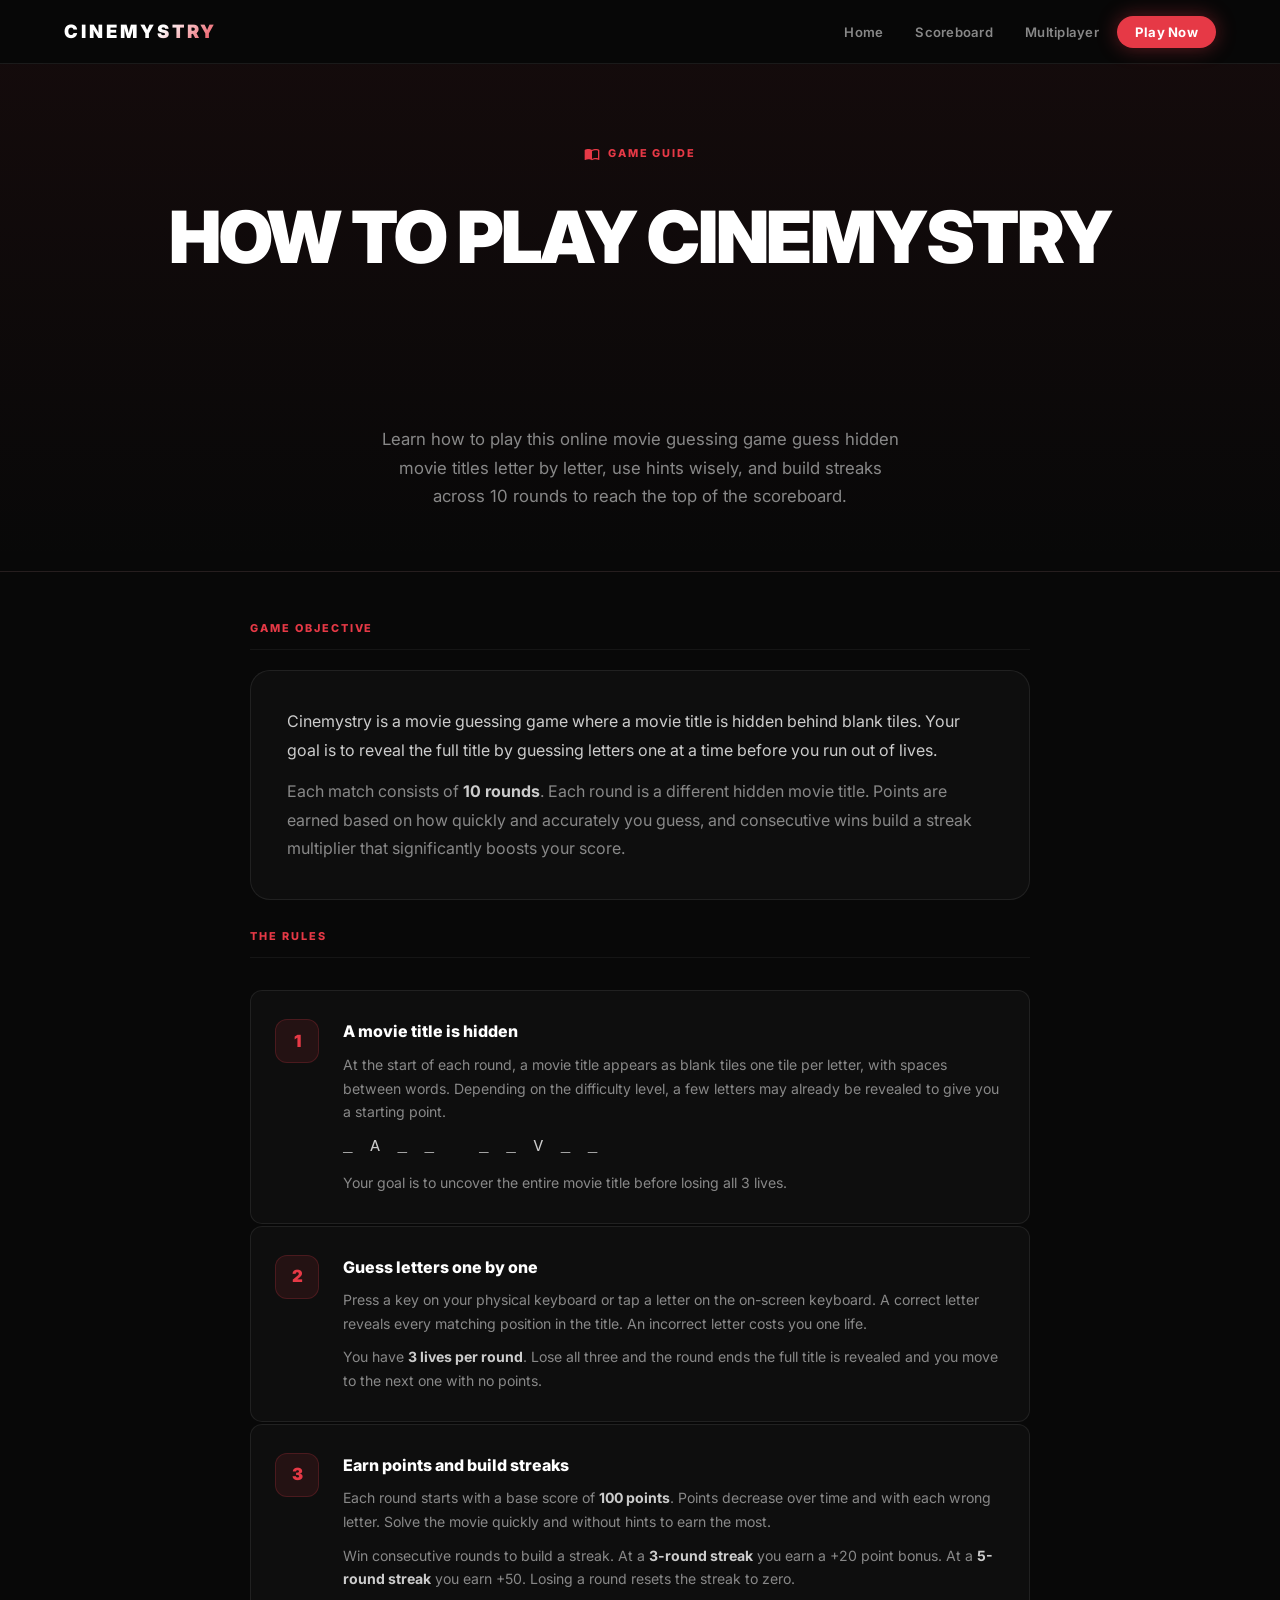
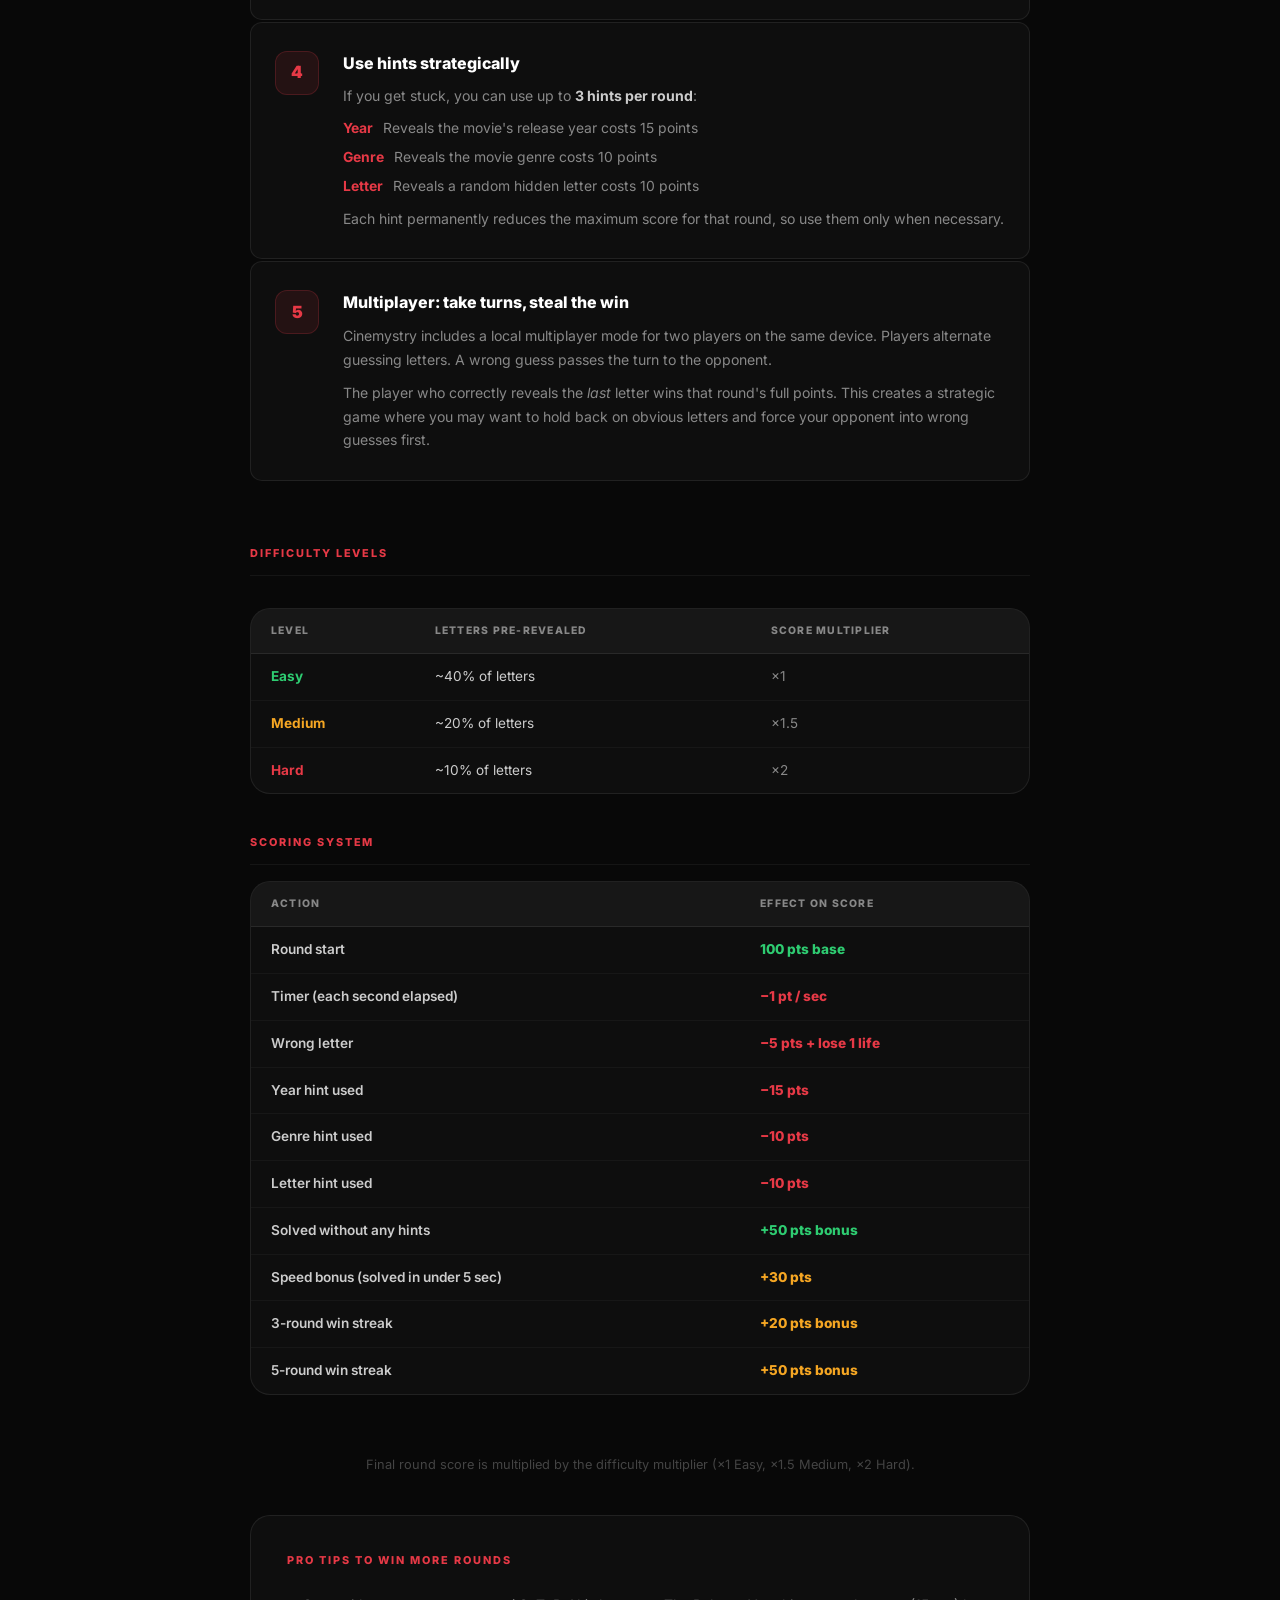
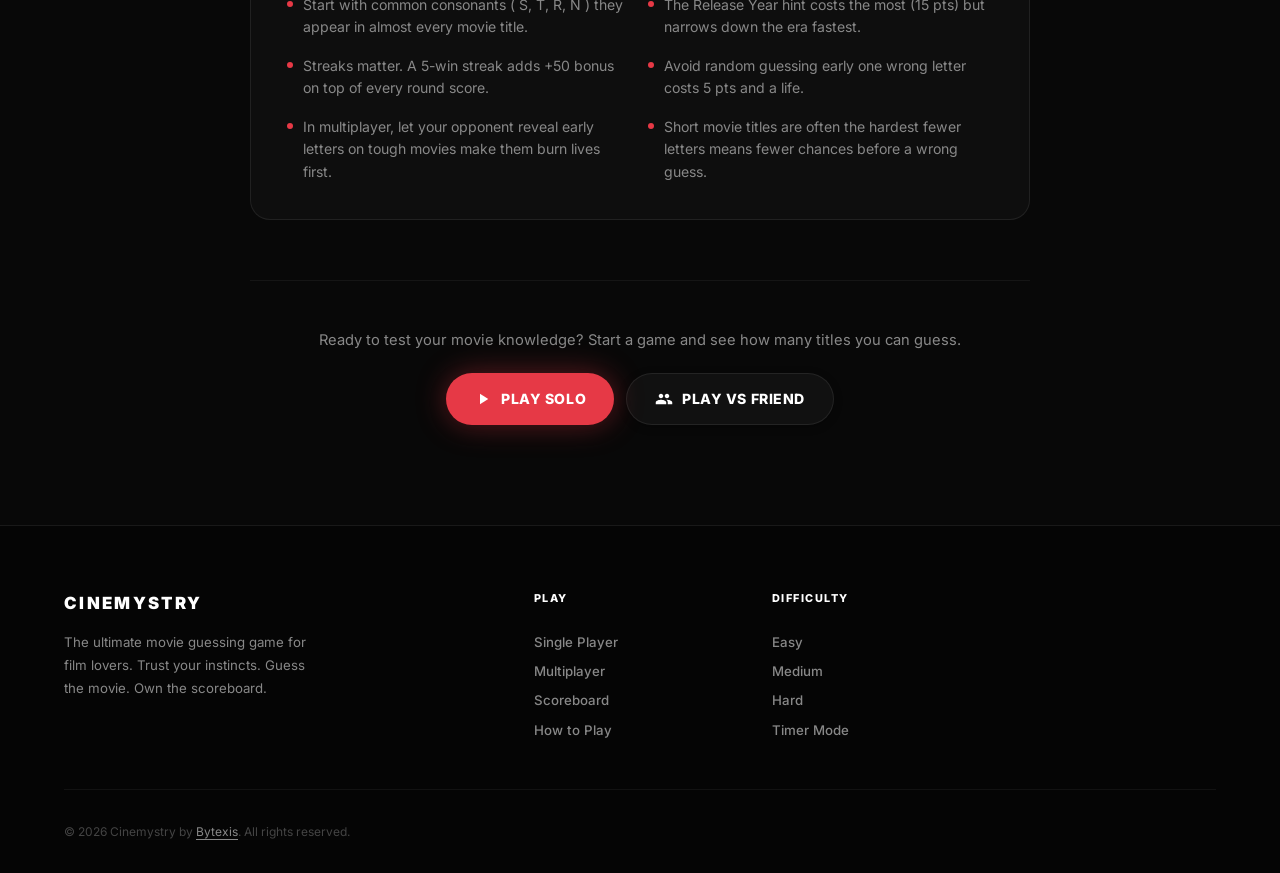
<file: how-to-play.html>
<!DOCTYPE html>
<html lang="en">

<head>
    <meta charset="UTF-8" />
    <meta name="viewport" content="width=device-width, initial-scale=1.0" />
    <link rel="icon" type="image/png" href="favicon.png" />
    <title>How to Play Cinemystry | Movie Guessing Game Guide</title>
    <meta name="description"
        content="Learn how to play Cinemystry, the movie guessing game where players reveal hidden letters, use hints, and build streaks to guess movie titles before running out of lives." />
    <meta name="keywords"
        content="how to play movie guessing game, movie guessing game rules, guess the movie game guide, guess movie by letters how to play" />
    <script type="application/ld+json">
    {
      "@context": "https://schema.org",
      "@type": "FAQPage",
      "mainEntity": [
        {
          "@type": "Question",
          "name": "What is Cinemystry?",
          "acceptedAnswer": {
            "@type": "Answer",
            "text": "Cinemystry is a free online movie guessing game where players guess movie titles by revealing hidden letters one at a time, using hints and limited lives across 10 rounds."
          }
        },
        {
          "@type": "Question",
          "name": "How do you play the movie guessing game?",
          "acceptedAnswer": {
            "@type": "Answer",
            "text": "A movie title is shown as blank tiles. Press letters on your keyboard or tap the on-screen keyboard to reveal matching letters. Wrong guesses cost a life. You have 3 lives per round. Guess the full title before losing all lives to score points."
          }
        },
        {
          "@type": "Question",
          "name": "How many rounds are in a game?",
          "acceptedAnswer": {
            "@type": "Answer",
            "text": "Each game consists of 10 rounds. Each round presents a different hidden movie title to guess."
          }
        },
        {
          "@type": "Question",
          "name": "What hints are available?",
          "acceptedAnswer": {
            "@type": "Answer",
            "text": "You can use up to 3 hints per round: reveal the release year (costs 15 pts), reveal the genre (costs 10 pts), or reveal a random hidden letter (costs 10 pts)."
          }
        }
      ]
    }
    </script>
    <link rel="preconnect" href="https://fonts.googleapis.com" />
    <link rel="preconnect" href="https://fonts.gstatic.com" crossorigin />
    <link href="https://fonts.googleapis.com/css2?family=Inter:wght@400;500;600;700;800;900&display=swap"
        rel="stylesheet" />
    <link rel="stylesheet" href="style.css" />
</head>

<body class="tutorial-page">

    <!-- ── Navbar (shared style.css) ── -->
    <nav class="navbar" id="navbar">
        <div class="navbar__container">
            <a href="index.html" class="navbar__logo">Cinemystry</a>
            <ul class="navbar__links">
                <li><a href="index.html" class="navbar__link">Home</a></li>
                <li><a href="leaderboard.html" class="navbar__link">Scoreboard</a></li>
                <li><a href="multiplayer.html" class="navbar__link">Multiplayer</a></li>
                <li><a href="game.html" class="navbar__link navbar__link--cta">Play Now</a></li>
            </ul>
            <button class="navbar__burger" id="navBurger" aria-label="Toggle menu">
                <span></span><span></span><span></span>
            </button>
        </div>
        <div class="navbar__mobile" id="navMobile">
            <a href="index.html" class="navbar__mobile-link">Home</a>
            <a href="leaderboard.html" class="navbar__mobile-link">Scoreboard</a>
            <a href="multiplayer.html" class="navbar__mobile-link">Multiplayer</a>
            <a href="game.html" class="navbar__mobile-link" style="color:var(--red);font-weight:700">&#9654; Play Now</a>
        </div>
    </nav>

    <!-- ── Hero ── -->
    <header class="tutorial-hero">
        <div class="container">
            <div class="tutorial-hero__eyebrow">
                <svg class="tutorial-hero__eyebrow-icon" viewBox="0 0 24 24" fill="currentColor"><path d="M21 5c-1.11-.35-2.33-.5-3.5-.5-1.95 0-4.05.4-5.5 1.5-1.45-1.1-3.55-1.5-5.5-1.5S2.45 4.9 1 6v14.65c0 .25.25.5.5.5.1 0 .15-.05.25-.05C3.1 20.45 5.05 20 6.5 20c1.95 0 4.05.4 5.5 1.5 1.35-.85 3.8-1.5 5.5-1.5 1.65 0 3.35.3 4.75 1.05.1.05.15.05.25.05.25 0 .5-.25.5-.5V6c-.6-.45-1.25-.75-2-1zm0 13.5c-1.1-.35-2.3-.5-3.5-.5-1.7 0-4.15.65-5.5 1.5V8c1.35-.85 3.8-1.5 5.5-1.5 1.2 0 2.4.15 3.5.5v11.5z"/></svg>
                Game Guide
            </div>
            <h1 class="tutorial-hero__title">How to Play Cinemystry<br><span style="font-size:0.6em;font-weight:600;opacity:0.7">The Movie Guessing Game</span></h1>
            <p class="tutorial-hero__sub">
                Learn how to play this online movie guessing game guess hidden movie titles letter by letter,
                use hints wisely, and build streaks across 10 rounds to reach the top of the scoreboard.
            </p>
        </div>
    </header>

    <!-- ── Body ── -->
    <main class="tutorial-body">
        <div class="container">
            <div class="tutorial-content">

                <!-- ── Game Objective ── -->
                <p class="guide-section-title guide-section-title--tight">Game Objective</p>
                <div class="tips-box fade-in-up" style="margin-bottom:28px">
                    <p style="color:var(--text-2);line-height:1.8;margin:0 0 12px">
                        Cinemystry is a movie guessing game where a movie title is hidden behind blank tiles. Your goal is
                        to reveal the full title by guessing letters one at a time before you run out of lives.
                    </p>
                    <p style="color:var(--text-muted);line-height:1.8;margin:0">
                        Each match consists of <strong style="color:var(--text-2)">10 rounds</strong>. Each round is a
                        different hidden movie title. Points are earned based on how quickly and accurately you guess,
                        and consecutive wins build a streak multiplier that significantly boosts your score.
                    </p>
                </div>

                <!-- ── Rules ── -->
                <p class="guide-section-title">The Rules</p>
                <div class="guide-steps">

                    <div class="guide-step fade-in-up">
                        <div class="guide-step__num">1</div>
                        <div class="guide-step__content">
                            <h2 class="guide-step__title">A movie title is hidden</h2>
                            <p class="guide-step__desc">At the start of each round, a movie title appears as blank
                                tiles one tile per letter, with spaces between words. Depending on the difficulty
                                level, a few letters may already be revealed to give you a starting point.</p>
                            <p class="guide-step__desc" style="margin-top:10px;font-family:monospace;letter-spacing:4px;font-size:1rem;color:var(--text-2)">_ A _ _ &nbsp; _ _ V _ _</p>
                            <p class="guide-step__desc" style="margin-top:10px">Your goal is to uncover the entire
                                movie title before losing all 3 lives.</p>
                        </div>
                    </div>

                    <div class="guide-step fade-in-up" style="animation-delay:.07s">
                        <div class="guide-step__num">2</div>
                        <div class="guide-step__content">
                            <h2 class="guide-step__title">Guess letters one by one</h2>
                            <p class="guide-step__desc">Press a key on your physical keyboard or tap a letter on the
                                on-screen keyboard. A correct letter reveals every matching position in the title.
                                An incorrect letter costs you one life.</p>
                            <p class="guide-step__desc" style="margin-top:10px">You have <strong style="color:var(--text-2)">3 lives per round</strong>. Lose all three and
                                the round ends the full title is revealed and you move to the next one with no points.</p>
                        </div>
                    </div>

                    <div class="guide-step fade-in-up" style="animation-delay:.14s">
                        <div class="guide-step__num">3</div>
                        <div class="guide-step__content">
                            <h2 class="guide-step__title">Earn points and build streaks</h2>
                            <p class="guide-step__desc">Each round starts with a base score of
                                <strong style="color:var(--text-2)">100 points</strong>. Points decrease over time and
                                with each wrong letter. Solve the movie quickly and without hints to earn the most.</p>
                            <p class="guide-step__desc" style="margin-top:10px">Win consecutive rounds to build a
                                streak. At a <strong style="color:var(--text-2)">3-round streak</strong> you earn a
                                +20 point bonus. At a <strong style="color:var(--text-2)">5-round streak</strong> you
                                earn +50. Losing a round resets the streak to zero.</p>
                        </div>
                    </div>

                    <div class="guide-step fade-in-up" style="animation-delay:.21s">
                        <div class="guide-step__num">4</div>
                        <div class="guide-step__content">
                            <h2 class="guide-step__title">Use hints strategically</h2>
                            <p class="guide-step__desc">If you get stuck, you can use up to
                                <strong style="color:var(--text-2)">3 hints per round</strong>:</p>
                            <ul style="margin:10px 0 0 0;padding:0;list-style:none;display:flex;flex-direction:column;gap:8px">
                                <li style="display:flex;gap:10px;align-items:flex-start;color:var(--text-muted);font-size:0.87rem;line-height:1.5">
                                    <span style="color:var(--red);font-weight:700;flex-shrink:0">Year</span>
                                    Reveals the movie's release year costs 15 points
                                </li>
                                <li style="display:flex;gap:10px;align-items:flex-start;color:var(--text-muted);font-size:0.87rem;line-height:1.5">
                                    <span style="color:var(--red);font-weight:700;flex-shrink:0">Genre</span>
                                    Reveals the movie genre costs 10 points
                                </li>
                                <li style="display:flex;gap:10px;align-items:flex-start;color:var(--text-muted);font-size:0.87rem;line-height:1.5">
                                    <span style="color:var(--red);font-weight:700;flex-shrink:0">Letter</span>
                                    Reveals a random hidden letter costs 10 points
                                </li>
                            </ul>
                            <p class="guide-step__desc" style="margin-top:10px">Each hint permanently reduces the
                                maximum score for that round, so use them only when necessary.</p>
                        </div>
                    </div>

                    <div class="guide-step fade-in-up" style="animation-delay:.28s">
                        <div class="guide-step__num">5</div>
                        <div class="guide-step__content">
                            <h2 class="guide-step__title">Multiplayer: take turns, steal the win</h2>
                            <p class="guide-step__desc">Cinemystry includes a local multiplayer mode for two players
                                on the same device. Players alternate guessing letters. A wrong guess passes the turn to
                                the opponent.</p>
                            <p class="guide-step__desc" style="margin-top:10px">The player who correctly reveals the
                                <em>last</em> letter wins that round's full points. This creates a strategic game where
                                you may want to hold back on obvious letters and force your opponent into wrong guesses first.</p>
                        </div>
                    </div>

                </div>

                <!-- ── Difficulty Levels ── -->
                <p class="guide-section-title" style="margin-top:48px">Difficulty Levels</p>
                <div class="tips-box fade-in-up" style="padding:0;overflow:hidden;margin-bottom:40px">
                    <table style="width:100%;border-collapse:collapse;font-size:0.85rem">
                        <thead>
                            <tr style="background:rgba(255,255,255,0.04);border-bottom:1px solid var(--border)">
                                <th style="padding:14px 20px;text-align:left;font-size:0.65rem;font-weight:800;letter-spacing:0.12em;text-transform:uppercase;color:var(--text-muted)">Level</th>
                                <th style="padding:14px 20px;text-align:left;font-size:0.65rem;font-weight:800;letter-spacing:0.12em;text-transform:uppercase;color:var(--text-muted)">Letters Pre-Revealed</th>
                                <th style="padding:14px 20px;text-align:left;font-size:0.65rem;font-weight:800;letter-spacing:0.12em;text-transform:uppercase;color:var(--text-muted)">Score Multiplier</th>
                            </tr>
                        </thead>
                        <tbody>
                            <tr style="border-bottom:1px solid rgba(255,255,255,0.04)">
                                <td style="padding:12px 20px;color:#2ecc71;font-weight:700">Easy</td>
                                <td style="padding:12px 20px;color:var(--text-2)">~40% of letters</td>
                                <td style="padding:12px 20px;color:var(--text-muted)">×1</td>
                            </tr>
                            <tr style="border-bottom:1px solid rgba(255,255,255,0.04)">
                                <td style="padding:12px 20px;color:#f5a623;font-weight:700">Medium</td>
                                <td style="padding:12px 20px;color:var(--text-2)">~20% of letters</td>
                                <td style="padding:12px 20px;color:var(--text-muted)">×1.5</td>
                            </tr>
                            <tr>
                                <td style="padding:12px 20px;color:var(--red);font-weight:700">Hard</td>
                                <td style="padding:12px 20px;color:var(--text-2)">~10% of letters</td>
                                <td style="padding:12px 20px;color:var(--text-muted)">×2</td>
                            </tr>
                        </tbody>
                    </table>
                </div>

                <!-- ── Scoring Table ── -->
                <p class="guide-section-title" style="margin-bottom:16px">Scoring System</p>
                <div class="tips-box fade-in-up" style="padding:0;overflow:hidden">
                    <table style="width:100%;border-collapse:collapse;font-size:0.85rem">
                        <thead>
                            <tr style="background:rgba(255,255,255,0.04);border-bottom:1px solid var(--border)">
                                <th style="padding:14px 20px;text-align:left;font-size:0.65rem;font-weight:800;letter-spacing:0.12em;text-transform:uppercase;color:var(--text-muted)">Action</th>
                                <th style="padding:14px 20px;text-align:left;font-size:0.65rem;font-weight:800;letter-spacing:0.12em;text-transform:uppercase;color:var(--text-muted)">Effect on Score</th>
                            </tr>
                        </thead>
                        <tbody>
                            <tr style="border-bottom:1px solid rgba(255,255,255,0.04)">
                                <td style="padding:12px 20px;color:var(--text-2);font-weight:600">Round start</td>
                                <td style="padding:12px 20px;color:#2ecc71;font-weight:800">100 pts base</td>
                            </tr>
                            <tr style="border-bottom:1px solid rgba(255,255,255,0.04)">
                                <td style="padding:12px 20px;color:var(--text-2);font-weight:600">Timer (each second elapsed)</td>
                                <td style="padding:12px 20px;color:var(--red);font-weight:800">&#8722;1 pt / sec</td>
                            </tr>
                            <tr style="border-bottom:1px solid rgba(255,255,255,0.04)">
                                <td style="padding:12px 20px;color:var(--text-2);font-weight:600">Wrong letter</td>
                                <td style="padding:12px 20px;color:var(--red);font-weight:800">&#8722;5 pts + lose 1 life</td>
                            </tr>
                            <tr style="border-bottom:1px solid rgba(255,255,255,0.04)">
                                <td style="padding:12px 20px;color:var(--text-2);font-weight:600">Year hint used</td>
                                <td style="padding:12px 20px;color:var(--red);font-weight:800">&#8722;15 pts</td>
                            </tr>
                            <tr style="border-bottom:1px solid rgba(255,255,255,0.04)">
                                <td style="padding:12px 20px;color:var(--text-2);font-weight:600">Genre hint used</td>
                                <td style="padding:12px 20px;color:var(--red);font-weight:800">&#8722;10 pts</td>
                            </tr>
                            <tr style="border-bottom:1px solid rgba(255,255,255,0.04)">
                                <td style="padding:12px 20px;color:var(--text-2);font-weight:600">Letter hint used</td>
                                <td style="padding:12px 20px;color:var(--red);font-weight:800">&#8722;10 pts</td>
                            </tr>
                            <tr style="border-bottom:1px solid rgba(255,255,255,0.04)">
                                <td style="padding:12px 20px;color:var(--text-2);font-weight:600">Solved without any hints</td>
                                <td style="padding:12px 20px;color:#2ecc71;font-weight:800">+50 pts bonus</td>
                            </tr>
                            <tr style="border-bottom:1px solid rgba(255,255,255,0.04)">
                                <td style="padding:12px 20px;color:var(--text-2);font-weight:600">Speed bonus (solved in under 5 sec)</td>
                                <td style="padding:12px 20px;color:#f5a623;font-weight:800">+30 pts</td>
                            </tr>
                            <tr style="border-bottom:1px solid rgba(255,255,255,0.04)">
                                <td style="padding:12px 20px;color:var(--text-2);font-weight:600">3-round win streak</td>
                                <td style="padding:12px 20px;color:#f5a623;font-weight:800">+20 pts bonus</td>
                            </tr>
                            <tr>
                                <td style="padding:12px 20px;color:var(--text-2);font-weight:600">5-round win streak</td>
                                <td style="padding:12px 20px;color:#f5a623;font-weight:800">+50 pts bonus</td>
                            </tr>
                        </tbody>
                    </table>
                </div>
                <p style="margin-top:12px;font-size:0.8rem;color:var(--text-dim);text-align:center">Final round score is multiplied by the difficulty multiplier (×1 Easy, ×1.5 Medium, ×2 Hard).</p>

                <!-- ── Pro Tips ── -->
                <div class="tips-box fade-in-up" style="margin-top:40px">
                    <h3 class="tips-box__title">Pro Tips to Win More Rounds</h3>
                    <ul class="tips-list">
                        <li>
                            <span class="tips-list__dot"></span>
                            Start with common consonants ( S, T, R, N )  they appear in almost every movie title.
                        </li>
                        <li>
                            <span class="tips-list__dot"></span>
                            The Release Year hint costs the most (15 pts) but narrows down the era fastest.
                        </li>
                        <li>
                            <span class="tips-list__dot"></span>
                            Streaks matter. A 5-win streak adds +50 bonus on top of every round score.
                        </li>
                        <li>
                            <span class="tips-list__dot"></span>
                            Avoid random guessing early one wrong letter costs 5 pts and a life.
                        </li>
                        <li>
                            <span class="tips-list__dot"></span>
                            In multiplayer, let your opponent reveal early letters on tough movies make them burn lives first.
                        </li>
                        <li>
                            <span class="tips-list__dot"></span>
                            Short movie titles are often the hardest fewer letters means fewer chances before a wrong guess.
                        </li>
                    </ul>
                </div>

                <!-- ── CTA ── -->
                <div class="tutorial-cta fade-in-up" style="margin-top:48px;text-align:center">
                    <p style="color:var(--text-muted);margin-bottom:20px;font-size:0.92rem">
                        Ready to test your movie knowledge? Start a game and see how many titles you can guess.
                    </p>
                    <div style="display:flex;gap:12px;justify-content:center;flex-wrap:wrap">
                        <a href="game.html" class="btn btn--primary">
                            <svg class="btn__icon" viewBox="0 0 24 24" fill="currentColor">
                                <path d="M8 5v14l11-7z" />
                            </svg>
                            Play Solo
                        </a>
                        <a href="multiplayer.html" class="btn btn--outline">
                            <svg class="btn__icon" viewBox="0 0 24 24" fill="currentColor">
                                <path d="M16 11c1.66 0 2.99-1.34 2.99-3S17.66 5 16 5c-1.66 0-3 1.34-3 3s1.34 3 3 3zm-8 0c1.66 0 2.99-1.34 2.99-3S9.66 5 8 5C6.34 5 5 6.34 5 8s1.34 3 3 3zm0 2c-2.33 0-7 1.17-7 3.5V19h14v-2.5c0-2.33-4.67-3.5-7-3.5zm8 0c-.29 0-.62.02-.97.05 1.16.84 1.97 1.97 1.97 3.45V19h6v-2.5c0-2.33-4.67-3.5-7-3.5z" />
                            </svg>
                            Play vs Friend
                        </a>
                    </div>
                </div>

            </div>
        </div>
    </main>

    <!-- ── Footer ── -->
    <footer class="footer">
        <div class="container">
            <div class="footer__grid">
                <div class="footer__brand">
                    <span class="footer__logo">Cinemystry</span>
                    <p class="footer__tagline">The ultimate movie guessing game for film lovers. Trust your instincts.
                        Guess the movie. Own the scoreboard.</p>
                </div>
                <nav class="footer__nav" aria-label="Footer navigation">
                    <div class="footer__nav-col">
                        <h4 class="footer__nav-heading">Play</h4>
                        <a href="game.html" class="footer__nav-link">Single Player</a>
                        <a href="multiplayer.html" class="footer__nav-link">Multiplayer</a>
                        <a href="leaderboard.html" class="footer__nav-link">Scoreboard</a>
                        <a href="how-to-play.html" class="footer__nav-link">How to Play</a>
                    </div>
                    <div class="footer__nav-col">
                        <h4 class="footer__nav-heading">Difficulty</h4>
                        <span class="footer__nav-link" style="cursor:default">Easy</span>
                        <span class="footer__nav-link" style="cursor:default">Medium</span>
                        <span class="footer__nav-link" style="cursor:default">Hard</span>
                        <span class="footer__nav-link" style="cursor:default">Timer Mode</span>
                    </div>
                </nav>
            </div>
            <div class="footer__bottom">
                <p class="footer__copy">&#169; 2026 Cinemystry by <a href="https://bytexis.in" target="_blank" rel="noopener" style="color:var(--text-muted);text-decoration:underline;text-underline-offset:3px">Bytexis</a>. All rights reserved.</p>
            </div>
        </div>
    </footer>

    <script>
        /* Navbar burger */
        const burger = document.getElementById('navBurger');
        const mobileNav = document.getElementById('navMobile');
        burger.addEventListener('click', () => {
            mobileNav.classList.toggle('navbar__mobile--open');
            burger.classList.toggle('navbar__burger--open');
        });

        /* Scroll animations */
        const observer = new IntersectionObserver((entries) => {
            entries.forEach(e => { if (e.isIntersecting) e.target.classList.add('visible'); });
        }, { threshold: 0.12 });
        document.querySelectorAll('.fade-in-up').forEach(el => observer.observe(el));
    </script>
</body>

</html>
</file>
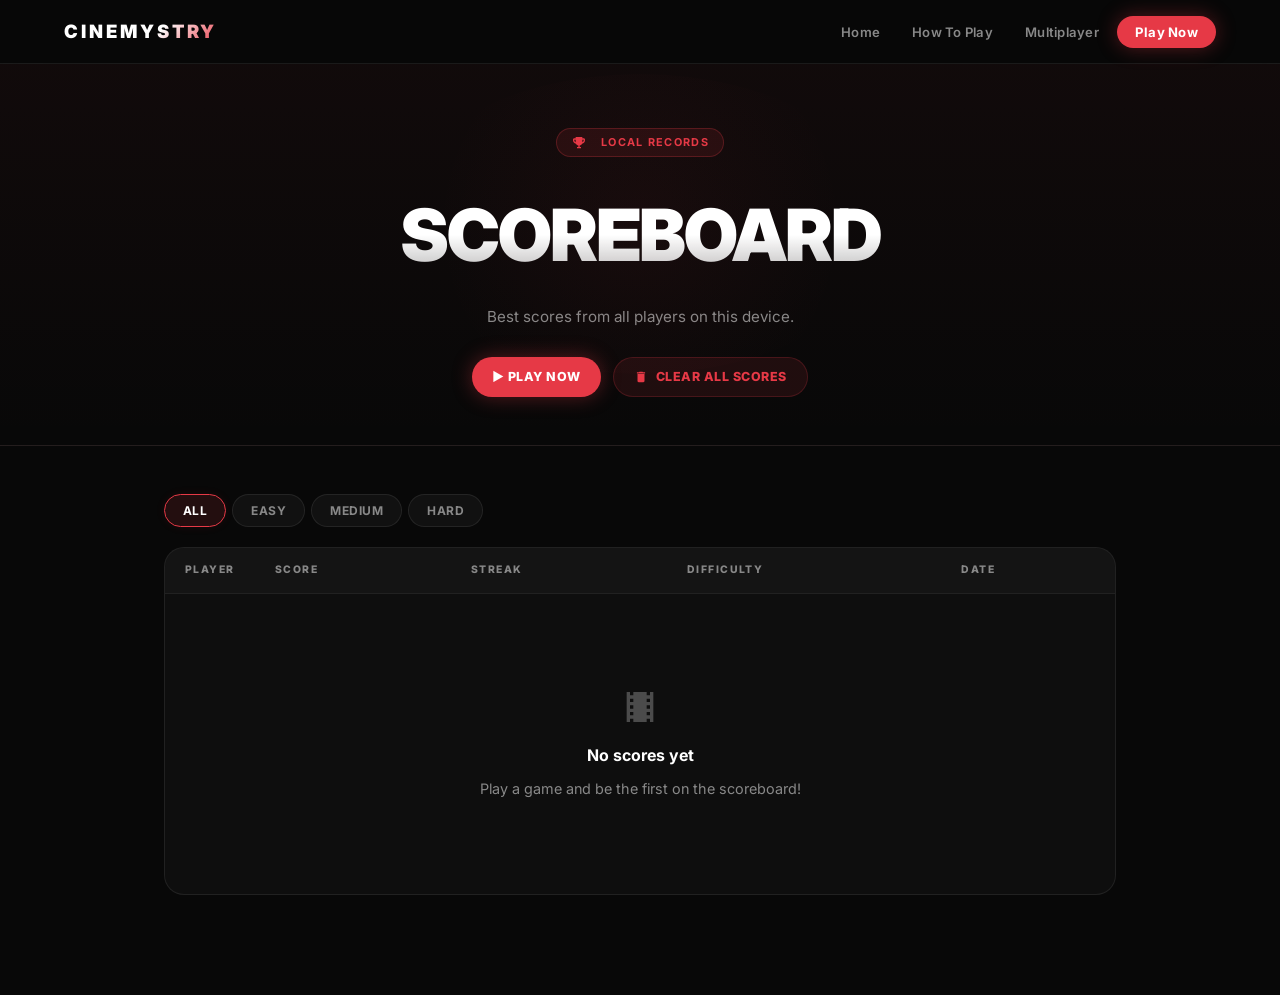
<file: leaderboard.html>
<!DOCTYPE html>
<html lang="en">

<head>
    <meta charset="UTF-8" />
    <meta name="viewport" content="width=device-width, initial-scale=1.0" />
    <link rel="icon" type="image/png" href="favicon.png" />
    <title>Movie Guessing Game Scoreboard – High Scores | Cinemystry</title>
    <meta name="description"
        content="See the top scores from the Cinemystry movie guessing game. Filter by difficulty level and compare your results. Can you reach the top?" />
    <link rel="preconnect" href="https://fonts.googleapis.com" />
    <link rel="preconnect" href="https://fonts.gstatic.com" crossorigin />
    <link href="https://fonts.googleapis.com/css2?family=Inter:wght@400;500;600;700;800;900&display=swap"
        rel="stylesheet" />
    <link rel="stylesheet" href="style.css" />
    <link rel="stylesheet" href="leaderboard.css" />
</head>

<body>
    <!-- ── Navbar ── -->
    <nav class="navbar" id="navbar">
        <div class="navbar__container">
            <a href="index.html" class="navbar__logo">Cinemystry</a>
            <ul class="navbar__links">
                <li><a href="index.html" class="navbar__link">Home</a></li>
                <li><a href="how-to-play.html" class="navbar__link">How To Play</a></li>
                <li><a href="multiplayer.html" class="navbar__link">Multiplayer</a></li>
                <li><a href="game.html" class="navbar__link navbar__link--cta">Play Now</a></li>
            </ul>
            <button class="navbar__burger" id="navBurger" aria-label="Toggle menu">
                <span></span><span></span><span></span>
            </button>
        </div>
        <div class="navbar__mobile" id="navMobile">
            <a href="how-to-play.html" class="navbar__mobile-link">How To Play</a>
            <a href="index.html" class="navbar__mobile-link">Home</a>
            <a href="multiplayer.html" class="navbar__mobile-link">Multiplayer</a>
            <a href="game.html" class="navbar__mobile-link" style="color:var(--red);font-weight:700">▶ Play Now</a>
        </div>
    </nav>

    <main class="lb-main">
        <!-- ── Hero ── -->
        <div class="lb-hero">
            <div class="container">
                <div class="lb-hero__eyebrow">
                    <svg viewBox="0 0 24 24" fill="currentColor" style="width:16px;height:16px;vertical-align:middle;margin-right:6px"><path d="M19 5h-2V3H7v2H5c-1.1 0-2 .9-2 2v1c0 2.55 1.92 4.63 4.39 4.94A5.01 5.01 0 0011 15.9V18H9v2h6v-2h-2v-2.1a5.01 5.01 0 003.61-2.96C19.08 12.63 21 10.55 21 8V7c0-1.1-.9-2-2-2zM5 8V7h2v3.82C5.84 10.4 5 9.3 5 8zm14 0c0 1.3-.84 2.4-2 2.82V7h2v1z"/></svg>
                    Local Records
                </div>
                <h1 class="lb-hero__title">Scoreboard</h1>
                <p class="lb-hero__sub">Best scores from all players on this device.</p>
                <div class="lb-hero__actions">
                    <a href="game.html" class="btn btn--primary">▶ Play Now</a>
                    <button class="btn btn--danger" id="clearBtn">
                        <svg viewBox="0 0 24 24" fill="currentColor" style="width:14px;height:14px"><path d="M6 19c0 1.1.9 2 2 2h8c1.1 0 2-.9 2-2V7H6v12zM19 4h-3.5l-1-1h-5l-1 1H5v2h14V4z"/></svg>
                        Clear All Scores
                    </button>
                </div>
            </div>
        </div>

        <div class="container">
            <!-- ── Controls ── -->
            <div class="lb-controls">
                <div class="lb-filters">
                    <button class="lb-filter lb-filter--active" data-filter="all">All</button>
                    <button class="lb-filter" data-filter="easy">Easy</button>
                    <button class="lb-filter" data-filter="medium">Medium</button>
                    <button class="lb-filter" data-filter="hard">Hard</button>
                </div>
            </div>

            <!-- ── Table ── -->
            <div class="lb-table-wrap">
                <table class="lb-table" aria-label="Scoreboard scores">
                    <thead>
                        <tr>
                            <th class="lb-th">Player</th>
                            <th class="lb-th">Score</th>
                            <th class="lb-th">Streak</th>
                            <th class="lb-th">Difficulty</th>
                            <th class="lb-th">Date</th>
                        </tr>
                    </thead>
                    <tbody id="lbBody"></tbody>
                </table>
                <div class="lb-empty" id="lbEmpty">
                    <div class="lb-empty__icon">
                        <svg viewBox="0 0 24 24" fill="currentColor" style="width:40px;height:40px"><path d="M18 3v2h-2V3H8v2H6V3H4v18h2v-2h2v2h8v-2h2v2h2V3h-2zM8 17H6v-2h2v2zm0-4H6v-2h2v2zm0-4H6V7h2v2zm10 8h-2v-2h2v2zm0-4h-2v-2h2v2zm0-4h-2V7h2v2z"/></svg>
                    </div>
                    <div class="lb-empty__title">No scores yet</div>
                    <p>Play a game and be the first on the scoreboard!</p>
                </div>
            </div>
        </div>
    </main>

    <script src="js/config.js"></script>
    <script src="js/state.js"></script>
    <script>
        const DIFF_CLASSES = { easy: 'lb-diff--easy', medium: 'lb-diff--medium', hard: 'lb-diff--hard' };
        let currentFilter = 'all';

        function render() {
            let board = GameStorage.getLeaderboard();
            if (currentFilter !== 'all') board = board.filter(e => e.difficulty === currentFilter);

            const body = document.getElementById('lbBody');
            const empty = document.getElementById('lbEmpty');
            body.innerHTML = '';

            if (!board.length) { empty.style.display = 'flex'; return; }
            empty.style.display = 'none';

            board.slice(0, 50).forEach((e, i) => {
                const rowClass = 'lb-row';
                const diffClass = DIFF_CLASSES[e.difficulty] || '';
                const streakHtml = (e.streak || 0) > 0
                    ? `<span class="lb-streak-badge"><svg viewBox="0 0 24 24" fill="currentColor" style="width:11px;height:11px;vertical-align:middle;margin-right:3px"><path d="M13.5.67s.74 2.65.74 4.8c0 2.06-1.35 3.73-3.41 3.73-2.07 0-3.63-1.67-3.63-3.73l.03-.36C5.21 7.51 4 10.62 4 14c0 4.42 3.58 8 8 8s8-3.58 8-8C20 8.61 17.41 3.8 13.5.67zM11.71 19c-1.78 0-3.22-1.4-3.22-3.14 0-1.62 1.05-2.76 2.81-3.12 1.77-.36 3.6-1.21 4.62-2.58.39 1.29.59 2.65.59 4.04 0 2.65-2.15 4.8-4.8 4.8z"/></svg>${e.streak}</span>`
                    : `<span style="color:var(--text-dim)">—</span>`;
                const tr = document.createElement('tr');
                tr.className = rowClass;
                tr.style.animationDelay = `${i * 0.03}s`;
                tr.innerHTML = `
                    <td class="lb-td lb-td--name">${e.name || 'Player'}</td>
                    <td class="lb-td lb-td--score">${(e.score || 0).toLocaleString()}</td>
                    <td class="lb-td">${streakHtml}</td>
                    <td class="lb-td"><span class="lb-diff ${diffClass}">${e.difficulty || '—'}</span></td>
                    <td class="lb-td lb-td--date" style="color:var(--text-muted);font-size:0.75rem">${e.date || '—'}</td>
                `;
                body.appendChild(tr);
            });
        }

        document.querySelectorAll('.lb-filter').forEach(btn => {
            btn.addEventListener('click', () => {
                document.querySelectorAll('.lb-filter').forEach(b => b.classList.remove('lb-filter--active'));
                btn.classList.add('lb-filter--active');
                currentFilter = btn.dataset.filter;
                render();
            });
        });

        document.getElementById('clearBtn').addEventListener('click', () => {
            if (confirm('Clear all scoreboard scores? This cannot be undone.')) {
                GameStorage.clearLeaderboard();
                render();
            }
        });

        const navbar = document.getElementById('navbar');
        window.addEventListener('scroll', () => {
            navbar.classList.toggle('navbar--scrolled', window.scrollY > 40);
        }, { passive: true });

        const burger = document.getElementById('navBurger');
        const mobileNav = document.getElementById('navMobile');
        burger.addEventListener('click', () => {
            mobileNav.classList.toggle('navbar__mobile--open');
            burger.classList.toggle('navbar__burger--open');
        });

        mobileNav.querySelectorAll('a').forEach(a => a.addEventListener('click', () => {
            mobileNav.classList.remove('navbar__mobile--open');
            burger.classList.remove('navbar__burger--open');
        }));

        render();
    </script>
</body>

</html>
</file>
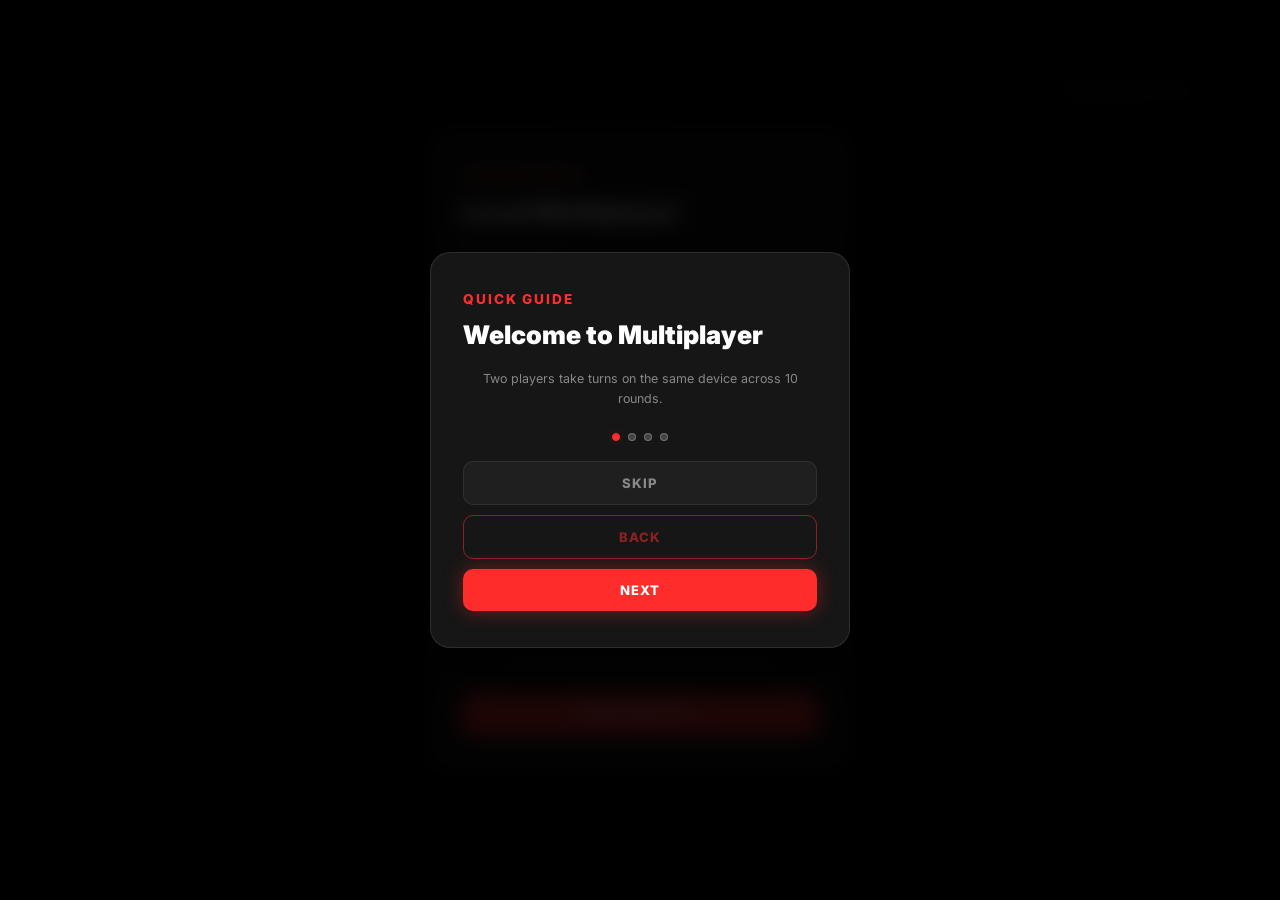
<file: multiplayer.html>
<!DOCTYPE html>
<html lang="en">

<head>
    <meta charset="UTF-8" />
    <meta name="viewport" content="width=device-width, initial-scale=1.0" />
    <link rel="icon" type="image/png" href="favicon.png" />
    <title>Multiplayer Movie Guessing Game – Play vs a Friend | Cinemystry</title>
    <meta name="description"
        content="Play a multiplayer movie guessing game against a friend on the same device. Take turns revealing letters and compete across 10 rounds to see who knows more movies." />
    <meta name="keywords"
        content="multiplayer movie guessing game, 2 player movie game, guess the movie with friends" />
    <script type="application/ld+json">
    {
      "@context": "https://schema.org",
      "@type": "Game",
      "name": "Cinemystry – Multiplayer Movie Guessing Game",
      "description": "Two-player local movie guessing game where players take turns revealing letters to identify movie titles.",
      "genre": "Trivia",
      "playMode": "MultiPlayer",
      "applicationCategory": "Game",
      "operatingSystem": "Web"
    }
    </script>
    <link rel="preconnect" href="https://fonts.googleapis.com" />
    <link rel="preconnect" href="https://fonts.gstatic.com" crossorigin />
    <link href="https://fonts.googleapis.com/css2?family=Inter:wght@400;500;600;700;800;900&display=swap"
        rel="stylesheet" />
    <link rel="stylesheet" href="multiplayer.css" />
</head>

<body>

    <!-- Setup Overlay -->
    <div class="overlay" id="mpSetupOverlay">
        <div class="setup-card">
            <div class="setup-logo">Cinemystery</div>
            <h2 class="setup-title">Local Multiplayer</h2>
            <div class="setup-field"><label class="setup-label">Player 1 Name</label>
                <input type="text" class="setup-input" id="mp_p1name" placeholder="Player 1…" maxlength="16" />
            </div>
            <div class="setup-field"><label class="setup-label">Player 2 Name</label>
                <input type="text" class="setup-input" id="mp_p2name" placeholder="Player 2…" maxlength="16" />
            </div>
            <div class="setup-field"><label class="setup-label">Language</label>
                <div class="diff-row">
                    <button class="diff-btn diff-btn--active" data-lang="all">All Movies</button>
                    <button class="diff-btn" data-lang="hindi">Hindi</button>
                    <button class="diff-btn" data-lang="english">English</button>
                </div>
            </div>
            <div class="setup-field"><label class="setup-label">Difficulty</label>
                <div class="diff-row">
                    <button class="diff-btn" data-diff="easy">Easy</button>
                    <button class="diff-btn diff-btn--active" data-diff="medium">Medium</button>
                    <button class="diff-btn diff-btn--hard" data-diff="hard">Hard</button>
                </div>
            </div>
            <div class="setup-field"><label class="setup-label">Timer Option</label>
                <div class="diff-row">
                    <button class="diff-btn diff-btn--active" data-timer="on">Timer ON</button>
                    <button class="diff-btn" data-timer="off">Timer OFF</button>
                </div>
            </div>
            <p class="setup-note">10 rounds, alternating turns. Best score wins!</p>
            <button class="setup-start-btn" id="mpStartBtn">Start Match →</button>
        </div>
    </div>

    <!-- First-Time Guide Overlay -->
    <div class="overlay overlay--hidden" id="mpTourOverlay">
        <div class="setup-card">
            <div class="setup-logo">Quick Guide</div>
            <h2 class="setup-title" id="mpTourTitle">Welcome to Multiplayer</h2>
            <p class="setup-note" id="mpTourBody">Play in turns and race for the highest score.</p>
            <div class="tour-dots" id="mpTourDots"></div>
            <div class="go-actions">
                <button class="setup-start-btn setup-start-btn--ghost" id="mpTourSkipBtn">Skip</button>
                <button class="setup-start-btn setup-start-btn--outline" id="mpTourPrevBtn">Back</button>
                <button class="setup-start-btn" id="mpTourNextBtn">Next</button>
            </div>
        </div>
    </div>

    <!-- Game Over Overlay -->
    <div class="overlay overlay--hidden" id="mpGameOver">
        <div class="setup-card">
            <div class="setup-logo">Match Over!</div>
            <h2 class="setup-title" id="mpWinner">Player 1 Wins!</h2>
            <p class="go-stat" id="mpFinalP1">Player 1: 0 pts</p>
            <p class="go-stat" id="mpFinalP2">Player 2: 0 pts</p>
            <div class="go-actions">
                <button class="setup-start-btn" id="mpPlayAgain">Play Again</button>
                <a href="index.html" class="setup-start-btn setup-start-btn--ghost">Home</a>
            </div>
        </div>
    </div>

    <!-- Toast -->
    <div class="toast-container" id="mpToast"></div>

    <!-- Screen -->
    <div class="screen">

        <!-- Mobile Header -->
        <header class="mob-bar">
            <a href="index.html" class="mob-bar__logo">Cinemystery</a>
            <button class="mob-bar__menu-btn" id="mpMenuToggleBtn" aria-label="Open menu">
                <svg viewBox="0 0 24 24" fill="currentColor">
                    <path d="M3 18h18v-2H3v2zm0-5h18v-2H3v2zm0-7v2h18V6H3z" />
                </svg>
            </button>
        </header>

        <!-- Mobile Nav Drawer -->
        <div class="mob-nav-drawer" id="mpNavDrawer">
            <div class="mob-nav-drawer__backdrop" id="mpMenuBackdrop"></div>
            <div class="mob-nav-drawer__panel">
                <div class="mob-nav-drawer__header">
                    <span class="mob-nav-drawer__logo">Cinemystery</span>
                    <button class="mobile-stats-drawer__close" id="mpMenuCloseBtn">✕</button>
                </div>
                <nav class="mob-nav-drawer__nav">
                    <a href="index.html" class="mob-nav-drawer__item">
                        <svg viewBox="0 0 24 24" fill="currentColor">
                            <path d="M10 20v-6h4v6h5v-8h3L12 3 2 12h3v8z" />
                        </svg>
                        Home
                    </a>
                    <a href="game.html" class="mob-nav-drawer__item">
                        <svg viewBox="0 0 24 24" fill="currentColor">
                            <path
                                d="M12 2C6.48 2 2 6.48 2 12s4.48 10 10 10 10-4.48 10-10S17.52 2 12 2zm-2 14.5v-9l6 4.5-6 4.5z" />
                        </svg>
                        Single Player
                    </a>
                    <a href="leaderboard.html" class="mob-nav-drawer__item">
                        <svg viewBox="0 0 24 24" fill="currentColor">
                            <path
                                d="M19 3H5c-1.1 0-2 .9-2 2v14c0 1.1.9 2 2 2h14c1.1 0 2-.9 2-2V5c0-1.1-.9-2-2-2zm-7 3c1.93 0 3.5 1.57 3.5 3.5S13.93 13 12 13s-3.5-1.57-3.5-3.5S10.07 6 12 6zm7 13H5v-.23c0-.62.28-1.2.76-1.58C7.47 15.82 9.64 15 12 15s4.53.82 6.24 2.19c.48.38.76.97.76 1.58V19z" />
                        </svg>
                        Scoreboard
                    </a>
                </nav>
            </div>
        </div>

        <!-- Mobile Stats Drawer -->
        <div class="mobile-stats-drawer" id="mpStatsDrawer">
            <div class="mobile-stats-drawer__backdrop" id="mpStatsBackdrop"></div>
            <div class="mobile-stats-drawer__panel">
                <div class="mobile-stats-drawer__header">
                    <span class="mobile-stats-drawer__title">Match Stats</span>
                    <button class="mobile-stats-drawer__close" id="mpStatsCloseBtn">✕</button>
                </div>
                <div class="mobile-stats-drawer__body">
                    <div class="mob-stat-row">
                        <span class="mob-stat-label">Round</span>
                        <span class="mob-stat-value" id="mpRoundMob">0 / 10</span>
                    </div>
                    <div class="mob-stat-row">
                        <span class="mob-stat-label">Current Turn</span>
                        <span class="mob-stat-value" id="mpTurnMob">—</span>
                    </div>
                    <div class="mob-stat-row">
                        <span class="mob-stat-label">Leader</span>
                        <span class="mob-stat-value mob-stat-value--gold" id="mpLeaderMob">—</span>
                    </div>
                    <div class="mob-stat-row">
                        <span class="mob-stat-label" id="mpP1NameMobLabel">P1</span>
                        <span class="mob-stat-value" id="mpP1ScoreMob">0 PTS</span>
                    </div>
                    <div class="mob-stat-row">
                        <span class="mob-stat-label" id="mpP2NameMobLabel">P2</span>
                        <span class="mob-stat-value" id="mpP2ScoreMob">0 PTS</span>
                    </div>
                    <div class="mob-stat-row">
                        <span class="mob-stat-label">Lives (current)</span>
                        <div class="mob-stat-hearts" id="mpHeartsMob"></div>
                    </div>

                    <!-- Recent movies Mobile -->
                    <div style="margin-top: 12px">
                        <span class="mob-stat-label" style="display:block; margin-bottom:8px">Recent</span>
                        <ul class="mob-recent-list" id="mpMobileRecentList">
                            <li class="mob-recent-empty">No movies played yet</li>
                        </ul>
                    </div>
                </div>
            </div>
        </div>

        <div class="layout">

            <!-- Left — Nav + Both Players -->
            <aside class="player-panel player-panel--left" id="p1Panel">
                <nav class="sp-nav sp-nav--top">
                    <a href="index.html" class="sp-nav__item">
                        <svg viewBox="0 0 24 24" fill="currentColor">
                            <path d="M10 20v-6h4v6h5v-8h3L12 3 2 12h3v8z" />
                        </svg>
                        Home
                    </a>
                    <a href="game.html" class="sp-nav__item">
                        <svg viewBox="0 0 24 24" fill="currentColor">
                            <path
                                d="M12 2C6.48 2 2 6.48 2 12s4.48 10 10 10 10-4.48 10-10S17.52 2 12 2zm-2 14.5v-9l6 4.5-6 4.5z" />
                        </svg>
                        Single Player
                    </a>
                    <a href="leaderboard.html" class="sp-nav__item">
                        <svg viewBox="0 0 24 24" fill="currentColor">
                            <path
                                d="M19 3H5c-1.1 0-2 .9-2 2v14c0 1.1.9 2 2 2h14c1.1 0 2-.9 2-2V5c0-1.1-.9-2-2-2zm-7 3c1.93 0 3.5 1.57 3.5 3.5S13.93 13 12 13s-3.5-1.57-3.5-3.5S10.07 6 12 6zm7 13H5v-.23c0-.62.28-1.2.76-1.58C7.47 15.82 9.64 15 12 15s4.53.82 6.24 2.19c.48.38.76.97.76 1.58V19z" />
                        </svg>
                        Scoreboard
                    </a>
                </nav>

                <div class="sp-divider"></div>

                <!-- Player 1 -->
                <div class="sp-player-block">
                    <div class="player-card">
                        <div class="player-card__avatar-wrap" id="mpP1Wrap">
                            <div class="player-card__avatar" id="mpP1Avatar">P</div>
                            <span class="player-card__active-ring" id="mpP1Ring"></span>
                        </div>
                        <div class="player-card__info">
                            <div class="player-card__name-row">
                                <span class="player-card__name" id="mpP1Name">Player 1</span>
                                <!-- Mini hearts shown inline on mobile -->
                                <span class="player-card__hearts-mini" id="mpP1HeartsMini">❤️❤️❤️</span>
                            </div>
                            <div class="player-card__score-row">
                                <span class="player-card__score" id="mpP1Score">0 PTS</span>
                                <!-- Mobile-only buttons -->
                                <div class="mob-player-btns">
                                    <button class="mob-action-pill" id="mpStatsToggleBtn" title="Stats">
                                        <svg viewBox="0 0 24 24" fill="currentColor">
                                            <path
                                                d="M19 3H5c-1.1 0-2 .9-2 2v14c0 1.1.9 2 2 2h14c1.1 0 2-.9 2-2V5c0-1.1-.9-2-2-2zm-7 3c1.93 0 3.5 1.57 3.5 3.5S13.93 13 12 13s-3.5-1.57-3.5-3.5S10.07 6 12 6zm7 13H5v-.23c0-.62.28-1.2.76-1.58C7.47 15.82 9.64 15 12 15s4.53.82 6.24 2.19c.48.38.76.97.76 1.58V19z" />
                                        </svg>
                                    </button>

                                </div>
                            </div>
                        </div>
                    </div>
                    <div class="player-card__hearts" id="mpHeartsBox"></div>
                </div>

                <div class="mp-vs-divider">VS</div>

                <!-- Player 2 -->
                <div class="sp-player-block">
                    <div class="player-card">
                        <div class="player-card__avatar-wrap" id="mpP2Wrap">
                            <div class="player-card__avatar player-card__avatar--alt" id="mpP2Avatar">S</div>
                            <span class="player-card__active-ring ring--hidden" id="mpP2Ring"></span>
                        </div>
                        <div class="player-card__info">
                            <div class="player-card__name-row">
                                <span class="player-card__name" id="mpP2Name">Player 2</span>
                                <!-- Mini hearts shown inline on mobile -->
                                <span class="player-card__hearts-mini" id="mpP2HeartsMini">❤️❤️❤️</span>
                            </div>
                            <div class="player-card__score-row">
                                <span class="player-card__score" id="mpP2Score">0 PTS</span>
                                <!-- Mobile-only buttons for P2 (same drawers) -->
                                <div class="mob-player-btns">
                                    <button class="mob-action-pill" id="mpStatsToggleBtn2" title="Stats">
                                        <svg viewBox="0 0 24 24" fill="currentColor">
                                            <path
                                                d="M19 3H5c-1.1 0-2 .9-2 2v14c0 1.1.9 2 2 2h14c1.1 0 2-.9 2-2V5c0-1.1-.9-2-2-2zm-7 3c1.93 0 3.5 1.57 3.5 3.5S13.93 13 12 13s-3.5-1.57-3.5-3.5S10.07 6 12 6zm7 13H5v-.23c0-.62.28-1.2.76-1.58C7.47 15.82 9.64 15 12 15s4.53.82 6.24 2.19c.48.38.76.97.76 1.58V19z" />
                                        </svg>
                                    </button>

                                </div>
                            </div>
                        </div>
                    </div>
                    <div class="player-card__hearts" id="mpHeartsBox2"></div>
                </div>

                <!-- Round indicator -->
                <div class="sidebar-round-info">
                    <span class="sidebar-round-label" id="mpRoundSide">ROUND 1 / 10</span>
                </div>
            </aside>

            <!-- Center -->
            <main class="center">
                <div class="center__bg-glow" aria-hidden="true"></div>

                <div class="turn-badge-wrap">
                    <span class="turn-badge">
                        <svg class="turn-badge__icon" viewBox="0 0 24 24" fill="currentColor">
                            <path d="M7 2v11h3v9l7-12h-4l4-8z" />
                        </svg>
                        <span id="mpTurnText">Player 1's Turn</span>
                    </span>
                </div>

                <section class="tiles-section" aria-label="Movie title tiles">
                    <div class="tiles-row" id="mpTilesRow">
                        <div class="tile-loading">Match not started…</div>
                    </div>
                </section>
            </main>

            <!-- Right — Match Progress -->
            <aside class="progress-panel">
                <div class="progress-card">
                    <span class="progress-card__eyebrow">Match Progress</span>
                    <h2 class="progress-card__round" id="mpRound2">Round 0 / 10</h2>
                    <div class="progress-stats">
                        <div class="progress-stat">
                            <div class="progress-stat__label">
                                <svg class="progress-stat__icon" viewBox="0 0 24 24" fill="currentColor">
                                    <path d="M7 2v11h3v9l7-12h-4l4-8z" />
                                </svg>
                                Current Turn
                            </div>
                            <span class="progress-stat__value" id="mpTurnRight">—</span>
                        </div>
                        <div class="progress-stat">
                            <div class="progress-stat__label">
                                <svg class="progress-stat__icon" viewBox="0 0 24 24" fill="currentColor">
                                    <path
                                        d="M9 21c0 .55.45 1 1 1h4c.55 0 1-.45 1-1v-1H9v1zm3-19C8.14 2 5 5.14 5 9c0 2.38 1.19 4.47 3 5.74V17c0 .55.45 1 1 1h6c.55 0 1-.45 1-1v-2.26c1.81-1.27 3-3.36 3-5.74 0-3.86-3.14-7-7-7z" />
                                </svg>
                                P1 Hints
                            </div>
                            <span class="progress-stat__value" id="mpP1Hints">0/3</span>
                        </div>
                        <div class="progress-stat">
                            <div class="progress-stat__label">
                                <svg class="progress-stat__icon" viewBox="0 0 24 24" fill="currentColor">
                                    <path
                                        d="M9 21c0 .55.45 1 1 1h4c.55 0 1-.45 1-1v-1H9v1zm3-19C8.14 2 5 5.14 5 9c0 2.38 1.19 4.47 3 5.74V17c0 .55.45 1 1 1h6c.55 0 1-.45 1-1v-2.26c1.81-1.27 3-3.36 3-5.74 0-3.86-3.14-7-7-7z" />
                                </svg>
                                P2 Hints
                            </div>
                            <span class="progress-stat__value" id="mpP2Hints">0/3</span>
                        </div>
                        <div class="progress-stat progress-stat--leader">
                            <div class="progress-stat__label">
                                <svg class="progress-stat__icon" viewBox="0 0 24 24" fill="currentColor">
                                    <path
                                        d="M12 2l3.09 6.26L22 9.27l-5 4.87 1.18 6.88L12 17.77l-6.18 3.25L7 14.14 2 9.27l6.91-1.01L12 2z" />
                                </svg>
                                Leading
                            </div>
                            <span class="progress-stat__leader" id="mpLeader">—</span>
                        </div>
                    </div>

                    <!-- Recent movies Desktop -->
                    <div class="recent-movies" style="margin-top:16px">
                        <div class="recent-movies__header">
                            <span class="recent-movies__title">Recent</span>
                            <a href="leaderboard.html" class="recent-movies__view-all">Scoreboard</a>
                        </div>
                        <ul class="recent-movies__list" id="mpRecentList"></ul>
                    </div>
                </div>
            </aside>
        </div>

        <!-- Floating On-screen keyboard -->
        <section class="keyboard-section" id="mpKeyboardSection" aria-label="Letter keyboard">
            <div class="timer-hud">
                <span class="timer-hud__label">TIME</span>
                <span class="timer-hud__val" id="mpTimerVal">00:00</span>
                <span class="timer-hud__pts" id="mpPotentialPts">100</span>
            </div>

            <div class="active-hints-container" id="mpActiveHints"></div>
            <!-- Number row -->
            <div class="keyboard-row keyboard-row--nums">
                <button class="key-btn key-btn--num" data-key="1">1</button><button class="key-btn key-btn--num"
                    data-key="2">2</button><button class="key-btn key-btn--num" data-key="3">3</button><button
                    class="key-btn key-btn--num" data-key="4">4</button><button class="key-btn key-btn--num"
                    data-key="5">5</button><button class="key-btn key-btn--num" data-key="6">6</button><button
                    class="key-btn key-btn--num" data-key="7">7</button><button class="key-btn key-btn--num"
                    data-key="8">8</button><button class="key-btn key-btn--num" data-key="9">9</button><button
                    class="key-btn key-btn--num" data-key="0">0</button>
            </div>
            <div class="keyboard-row">
                <button class="key-btn" data-key="Q">Q</button><button class="key-btn" data-key="W">W</button><button
                    class="key-btn" data-key="E">E</button><button class="key-btn" data-key="R">R</button><button
                    class="key-btn" data-key="T">T</button><button class="key-btn" data-key="Y">Y</button><button
                    class="key-btn" data-key="U">U</button><button class="key-btn" data-key="I">I</button><button
                    class="key-btn" data-key="O">O</button><button class="key-btn" data-key="P">P</button>
            </div>
            <div class="keyboard-row">
                <button class="key-btn" data-key="A">A</button><button class="key-btn" data-key="S">S</button><button
                    class="key-btn" data-key="D">D</button><button class="key-btn" data-key="F">F</button><button
                    class="key-btn" data-key="G">G</button><button class="key-btn" data-key="H">H</button><button
                    class="key-btn" data-key="J">J</button><button class="key-btn" data-key="K">K</button><button
                    class="key-btn" data-key="L">L</button>
            </div>
            <div class="keyboard-row">
                <button class="key-btn" data-key="Z">Z</button><button class="key-btn" data-key="X">X</button><button
                    class="key-btn" data-key="C">C</button><button class="key-btn" data-key="V">V</button><button
                    class="key-btn" data-key="B">B</button><button class="key-btn" data-key="N">N</button><button
                    class="key-btn" data-key="M">M</button>
            </div>
            <div class="mp-keyboard-actions">
                <button class="action-btn" id="mpHintBtn">
                    <svg class="action-btn__icon" viewBox="0 0 24 24" fill="currentColor">
                        <path
                            d="M9 21c0 .55.45 1 1 1h4c.55 0 1-.45 1-1v-1H9v1zm3-19C8.14 2 5 5.14 5 9c0 2.38 1.19 4.47 3 5.74V17c0 .55.45 1 1 1h6c.55 0 1-.45 1-1v-2.26c1.81-1.27 3-3.36 3-5.74 0-3.86-3.14-7-7-7z" />
                    </svg>
                    Use Hint (max 3)
                </button>
                <button class="action-btn action-btn--skip" id="mpSkipBtn">
                    <svg class="action-btn__icon" viewBox="0 0 24 24" fill="currentColor">
                        <path d="M6 18l8.5-6L6 6v12zM16 6v12h2V6h-2z" />
                    </svg>
                    Skip
                </button>
            </div>
        </section>
    </div>

    <script src="js/config.js"></script>
    <script src="js/movies.js"></script>
    <script src="js/api.js"></script>
    <script src="js/state.js"></script>
    <script src="js/multiplayer.js"></script>
</body>

</html>
</file>
<file: style.css>
/* ═══════════════════════════════════════════════════════
   CINEMYSTRY — LANDING PAGE & SHARED UI
   Premium Cinematic Dark Theme
   ═══════════════════════════════════════════════════════ */

/* ── Google Fonts: Inter ────────────────────────────── */
@import url('https://fonts.googleapis.com/css2?family=Inter:wght@400;500;600;700;800;900&display=swap');

/* ── Design Tokens ──────────────────────────────────── */
:root {
  --bg: #080808;
  --bg-2: #0e0e0e;
  --bg-3: #141414;
  --surface: rgba(255, 255, 255, 0.04);
  --surface-2: rgba(255, 255, 255, 0.07);
  --surface-3: rgba(255, 255, 255, 0.10);
  --border: rgba(255, 255, 255, 0.08);
  --border-2: rgba(255, 255, 255, 0.05);

  --red: #e63946;
  --red-dark: #c1121f;
  --red-glow: rgba(230, 57, 70, 0.40);
  --red-glow-sm: rgba(230, 57, 70, 0.20);
  --red-glow-xs: rgba(230, 57, 70, 0.10);
  --gold: #f5a623;
  --green: #2ecc71;

  --text: #ffffff;
  --text-2: #cccccc;
  --text-muted: #888888;
  --text-dim: #444444;

  --font: 'Inter', system-ui, sans-serif;
  --radius: 20px;
  --radius-sm: 12px;
  --radius-xs: 8px;
  --ease: cubic-bezier(0.4, 0, 0.2, 1);
  --transition: 0.25s var(--ease);
}

/* ── Reset ──────────────────────────────────────────── */
*,
*::before,
*::after {
  box-sizing: border-box;
  margin: 0;
  padding: 0;
}

html {
  scroll-behavior: smooth;
}

body {
  font-family: var(--font);
  background: var(--bg);
  color: var(--text);
  line-height: 1.6;
  overflow-x: hidden;
  -webkit-font-smoothing: antialiased;
}

a {
  text-decoration: none;
  color: inherit;
}

img,
svg {
  display: block;
}

button {
  font-family: inherit;
  cursor: pointer;
}

ul {
  list-style: none;
}

/* ── Container ──────────────────────────────────────── */
.container {
  max-width: 1200px;
  margin: 0 auto;
  padding: 0 24px;
}

/* ── Keyframes ──────────────────────────────────────── */
@keyframes fadeIn {
  from {
    opacity: 0;
    transform: translateY(24px);
  }

  to {
    opacity: 1;
    transform: translateY(0);
  }
}

@keyframes fadeInScale {
  from {
    opacity: 0;
    transform: scale(0.95);
  }

  to {
    opacity: 1;
    transform: scale(1);
  }
}

@keyframes glowPulse {

  0%,
  100% {
    opacity: 0.5;
    transform: scale(1);
  }

  50% {
    opacity: 0.9;
    transform: scale(1.08);
  }
}

@keyframes badgePulse {

  0%,
  100% {
    box-shadow: 0 0 0 0 var(--red-glow);
  }

  50% {
    box-shadow: 0 0 0 6px rgba(230, 57, 70, 0);
  }
}

@keyframes countUp {
  from {
    opacity: 0;
    transform: translateY(16px);
  }

  to {
    opacity: 1;
    transform: translateY(0);
  }
}

@keyframes filmScroll {
  from {
    transform: translateX(0);
  }

  to {
    transform: translateX(-50%);
  }
}

@keyframes scanPulse {

  0%,
  100% {
    opacity: 0;
  }

  50% {
    opacity: 0.04;
  }
}

@keyframes float {

  0%,
  100% {
    transform: translateY(0px);
  }

  50% {
    transform: translateY(-8px);
  }
}

@keyframes slideDown {
  from {
    opacity: 0;
    transform: translateY(-12px);
  }

  to {
    opacity: 1;
    transform: translateY(0);
  }
}

/* ╔═══════════════════════════════════════════════════╗
   ║  NAVBAR                                           ║
   ╚═══════════════════════════════════════════════════╝ */
.navbar {
  position: fixed;
  top: 0;
  left: 0;
  right: 0;
  z-index: 100;
  height: 64px;
  display: flex;
  align-items: center;
  background: rgba(8, 8, 8, 0.85);
  backdrop-filter: blur(20px);
  -webkit-backdrop-filter: blur(20px);
  border-bottom: 1px solid var(--border);
  transition: background var(--transition);
}

.navbar--scrolled {
  background: rgba(8, 8, 8, 0.97);
}

.navbar__container {
  display: flex;
  align-items: center;
  justify-content: space-between;
  width: 100%;
  max-width: 1200px;
  margin: 0 auto;
  padding: 0 24px;
}

.navbar__logo {
  font-size: 1.15rem;
  font-weight: 900;
  letter-spacing: 0.16em;
  text-transform: uppercase;
  background: linear-gradient(135deg, #fff 60%, var(--red) 100%);
  -webkit-background-clip: text;
  -webkit-text-fill-color: transparent;
  background-clip: text;
}

.navbar__links {
  display: flex;
  align-items: center;
  gap: 4px;
}

.navbar__link {
  padding: 7px 14px;
  font-size: 0.82rem;
  font-weight: 600;
  color: var(--text-muted);
  border-radius: var(--radius-xs);
  transition: color var(--transition), background var(--transition);
  letter-spacing: 0.02em;
}

.navbar__link:hover {
  color: var(--text);
  background: var(--surface);
}

.navbar__link--cta {
  background: var(--red);
  color: #fff !important;
  padding: 8px 18px;
  border-radius: 100px;
  font-weight: 700;
  box-shadow: 0 0 20px var(--red-glow);
  transition: transform var(--transition), box-shadow var(--transition), background var(--transition);
}

.navbar__link--cta:hover {
  background: var(--red-dark);
  transform: translateY(-1px);
  box-shadow: 0 4px 24px var(--red-glow);
}

/* Burger */
.navbar__burger {
  display: none;
  flex-direction: column;
  gap: 5px;
  width: 36px;
  height: 36px;
  align-items: center;
  justify-content: center;
  background: var(--surface);
  border: 1px solid var(--border);
  border-radius: 9px;
  padding: 0;
}

.navbar__burger span {
  display: block;
  width: 18px;
  height: 2px;
  background: var(--text);
  border-radius: 2px;
  transition: transform var(--transition), opacity var(--transition);
}

.navbar__burger--open span:nth-child(1) {
  transform: translateY(7px) rotate(45deg);
}

.navbar__burger--open span:nth-child(2) {
  opacity: 0;
}

.navbar__burger--open span:nth-child(3) {
  transform: translateY(-7px) rotate(-45deg);
}

/* Mobile nav dropdown */
.navbar__mobile {
  display: none;
  flex-direction: column;
  position: fixed;
  top: 64px;
  left: 0;
  right: 0;
  background: rgba(10, 10, 10, 0.98);
  backdrop-filter: blur(20px);
  border-bottom: 1px solid var(--border);
  padding: 12px 16px 20px;
  gap: 2px;
  z-index: 99;
  animation: slideDown 0.22s var(--ease);
}

.navbar__mobile--open {
  display: flex;
}

.navbar__mobile-link {
  padding: 13px 16px;
  font-size: 0.9rem;
  font-weight: 600;
  color: var(--text-muted);
  border-radius: var(--radius-xs);
  transition: color var(--transition), background var(--transition);
}

.navbar__mobile-link:hover {
  color: var(--text);
  background: var(--surface);
}

/* ╔═══════════════════════════════════════════════════╗
   ║  HERO                                             ║
   ╚═══════════════════════════════════════════════════╝ */
.hero {
  position: relative;
  min-height: 100vh;
  display: flex;
  align-items: center;
  justify-content: center;
  text-align: center;
  overflow: hidden;
  padding: 80px 24px 60px;
  background: radial-gradient(ellipse at 50% 30%, rgba(230, 57, 70, 0.07) 0%, transparent 60%),
    linear-gradient(180deg, #080808 0%, #0d0d0d 100%);
}

/* Animated film strip at bottom */
.hero__film-strip {
  position: absolute;
  bottom: 0;
  left: 0;
  right: 0;
  height: 56px;
  display: flex;
  overflow: hidden;
  opacity: 0.06;
  pointer-events: none;
}

.hero__film-track {
  display: flex;
  animation: filmScroll 20s linear infinite;
  flex-shrink: 0;
}

.hero__film-frame {
  width: 56px;
  height: 56px;
  border: 2px solid #fff;
  margin-right: 8px;
  flex-shrink: 0;
  border-radius: 3px;
}

/* BG glows */
.hero__bg-glow {
  position: absolute;
  border-radius: 50%;
  pointer-events: none;
  animation: glowPulse 8s ease-in-out infinite;
}

.hero__bg-glow--left {
  width: 600px;
  height: 600px;
  background: radial-gradient(circle, rgba(230, 57, 70, 0.08) 0%, transparent 70%);
  top: -100px;
  left: -200px;
}

.hero__bg-glow--right {
  width: 600px;
  height: 600px;
  background: radial-gradient(circle, rgba(245, 166, 35, 0.05) 0%, transparent 70%);
  bottom: -100px;
  right: -200px;
  animation-delay: 4s;
}

/* Scan line overlay */
.hero::after {
  content: '';
  position: absolute;
  inset: 0;
  background: repeating-linear-gradient(0deg,
      transparent,
      transparent 3px,
      rgba(255, 255, 255, 0.012) 3px,
      rgba(255, 255, 255, 0.012) 4px);
  pointer-events: none;
  animation: scanPulse 6s ease-in-out infinite;
}

.hero__content {
  position: relative;
  z-index: 2;
  max-width: 820px;
  animation: fadeIn 0.8s var(--ease) both;
}

.hero__eyebrow {
  display: inline-flex;
  align-items: center;
  gap: 8px;
  background: rgba(230, 57, 70, 0.1);
  border: 1px solid rgba(230, 57, 70, 0.25);
  border-radius: 100px;
  padding: 6px 16px;
  font-size: 0.72rem;
  font-weight: 700;
  letter-spacing: 0.12em;
  text-transform: uppercase;
  color: var(--red);
  margin-bottom: 28px;
  animation: badgePulse 3s ease-in-out infinite;
}

.hero__eyebrow-dot {
  width: 6px;
  height: 6px;
  border-radius: 50%;
  background: var(--red);
  box-shadow: 0 0 8px var(--red);
}

.hero__title {
  font-size: clamp(3.5rem, 9vw, 7.5rem);
  font-weight: 900;
  line-height: 0.92;
  letter-spacing: -0.03em;
  text-transform: uppercase;
  margin-bottom: 24px;
  background: linear-gradient(180deg,
      #ffffff 0%,
      rgba(255, 255, 255, 0.9) 50%,
      rgba(230, 57, 70, 0.7) 100%);
  -webkit-background-clip: text;
  -webkit-text-fill-color: transparent;
  background-clip: text;
}

.hero__subtitle {
  font-size: clamp(1rem, 2.5vw, 1.4rem);
  font-weight: 500;
  color: var(--text-muted);
  margin-bottom: 20px;
  letter-spacing: 0.02em;
}

.hero__description {
  font-size: clamp(0.9rem, 1.8vw, 1.05rem);
  color: var(--text-2);
  max-width: 580px;
  margin: 0 auto 36px;
  line-height: 1.75;
}

.hero__tags {
  display: flex;
  justify-content: center;
  flex-wrap: wrap;
  gap: 8px;
  margin-bottom: 44px;
}

.hero__tag {
  display: inline-flex;
  align-items: center;
  gap: 6px;
  padding: 7px 14px;
  background: var(--surface);
  border: 1px solid var(--border);
  border-radius: 100px;
  font-size: 0.78rem;
  font-weight: 600;
  color: var(--text-2);
}

.hero__actions {
  display: flex;
  justify-content: center;
  gap: 14px;
  flex-wrap: wrap;
}

/* ── Buttons ─────────────────────────────────────────── */
.btn {
  display: inline-flex;
  align-items: center;
  gap: 9px;
  padding: 14px 28px;
  border-radius: 100px;
  font-family: var(--font);
  font-size: 0.88rem;
  font-weight: 800;
  letter-spacing: 0.04em;
  text-transform: uppercase;
  transition: transform var(--transition), box-shadow var(--transition), background var(--transition);
  cursor: pointer;
  border: none;
  text-decoration: none;
  white-space: nowrap;
}

.btn__icon {
  width: 18px;
  height: 18px;
  flex-shrink: 0;
}

.btn--primary {
  background: var(--red);
  color: #fff;
  box-shadow: 0 0 30px var(--red-glow), 0 4px 16px rgba(0, 0, 0, 0.4);
}

.btn--primary:hover {
  background: var(--red-dark);
  transform: translateY(-2px);
  box-shadow: 0 0 48px var(--red-glow), 0 8px 24px rgba(0, 0, 0, 0.5);
}

.btn--outline {
  background: var(--surface);
  color: var(--text);
  border: 1px solid var(--border);
  box-shadow: 0 2px 8px rgba(0, 0, 0, 0.3);
}

.btn--outline:hover {
  background: var(--surface-2);
  border-color: rgba(255, 255, 255, 0.16);
  transform: translateY(-2px);
  box-shadow: 0 8px 24px rgba(0, 0, 0, 0.4);
}

/* Scroll cue arrow */
.hero__scroll-cue {
  position: absolute;
  bottom: 28px;
  left: 50%;
  transform: translateX(-50%);
  z-index: 2;
  display: flex;
  flex-direction: column;
  align-items: center;
  gap: 8px;
  color: var(--text-dim);
  font-size: 0.62rem;
  font-weight: 700;
  letter-spacing: 0.14em;
  text-transform: uppercase;
  animation: float 2.5s ease-in-out infinite;
}

.hero__scroll-cue svg {
  width: 20px;
  height: 20px;
}

/* ╔═══════════════════════════════════════════════════╗
   ║  STATS STRIP                                      ║
   ╚═══════════════════════════════════════════════════╝ */
.stats-strip {
  background: var(--bg-2);
  border-top: 1px solid var(--border);
  border-bottom: 1px solid var(--border);
  padding: 40px 0;
}

.stats-strip__grid {
  display: grid;
  grid-template-columns: repeat(4, 1fr);
  gap: 0;
}

.stats-strip__item {
  display: flex;
  flex-direction: column;
  align-items: center;
  gap: 6px;
  padding: 20px 16px;
  border-right: 1px solid var(--border-2);
}

.stats-strip__item:last-child {
  border-right: none;
}

.stats-strip__value {
  font-size: clamp(1.8rem, 4vw, 2.8rem);
  font-weight: 900;
  letter-spacing: -0.02em;
  color: var(--text);
  line-height: 1;
}

.stats-strip__value--red {
  color: var(--red);
}

.stats-strip__value--gold {
  color: var(--gold);
}

.stats-strip__label {
  font-size: 0.72rem;
  font-weight: 600;
  letter-spacing: 0.08em;
  text-transform: uppercase;
  color: var(--text-muted);
}

/* ╔═══════════════════════════════════════════════════╗
   ║  SECTION HEADERS                                  ║
   ╚═══════════════════════════════════════════════════╝ */
.section-header {
  text-align: center;
  margin-bottom: 60px;
}

.section-eyebrow {
  display: inline-block;
  font-size: 0.68rem;
  font-weight: 800;
  letter-spacing: 0.18em;
  text-transform: uppercase;
  color: var(--red);
  margin-bottom: 12px;
}

.section-title {
  font-size: clamp(1.8rem, 4vw, 2.8rem);
  font-weight: 900;
  letter-spacing: -0.02em;
  color: var(--text);
  margin-bottom: 14px;
  line-height: 1.1;
}

.section-desc {
  font-size: 1rem;
  color: var(--text-muted);
  max-width: 500px;
  margin: 0 auto;
  line-height: 1.7;
}

/* ╔═══════════════════════════════════════════════════╗
   ║  GAME MODE CARDS                                  ║
   ╚═══════════════════════════════════════════════════╝ */
.cards-section {
  padding: 100px 0;
  background: var(--bg);
}

.cards-grid {
  display: grid;
  grid-template-columns: repeat(3, 1fr);
  gap: 20px;
}

.card {
  background: var(--bg-2);
  border: 1px solid var(--border);
  border-radius: var(--radius);
  padding: 32px 28px;
  display: flex;
  flex-direction: column;
  gap: 16px;
  transition: transform var(--transition), border-color var(--transition), box-shadow var(--transition);
  position: relative;
  overflow: hidden;
}

.card::before {
  content: '';
  position: absolute;
  top: 0;
  left: 0;
  right: 0;
  height: 3px;
  background: linear-gradient(90deg, transparent, var(--red), transparent);
  opacity: 0;
  transition: opacity var(--transition);
}

.card:hover {
  transform: translateY(-6px);
  border-color: rgba(255, 255, 255, 0.14);
  box-shadow: 0 20px 60px rgba(0, 0, 0, 0.5);
}

.card:hover::before {
  opacity: 1;
}

.card--featured {
  background: linear-gradient(145deg, #161616 0%, #130e0e 100%);
  border-color: rgba(230, 57, 70, 0.2);
  box-shadow: 0 0 40px rgba(230, 57, 70, 0.05);
}

.card--featured::before {
  opacity: 0.6;
}

.card__badge {
  display: inline-flex;
  align-items: center;
  align-self: flex-start;
  gap: 5px;
  padding: 4px 10px;
  background: rgba(230, 57, 70, 0.12);
  border: 1px solid rgba(230, 57, 70, 0.25);
  border-radius: 100px;
  font-size: 0.62rem;
  font-weight: 700;
  letter-spacing: 0.1em;
  text-transform: uppercase;
  color: var(--red);
}

.card__icon-wrap {
  width: 52px;
  height: 52px;
  border-radius: 14px;
  background: var(--surface);
  border: 1px solid var(--border);
  display: flex;
  align-items: center;
  justify-content: center;
}

.card__icon-wrap--featured {
  background: rgba(230, 57, 70, 0.1);
  border-color: rgba(230, 57, 70, 0.2);
}

.card__icon {
  width: 26px;
  height: 26px;
  color: var(--text-muted);
}

.card__icon--featured {
  color: var(--red);
}

.card__title {
  font-size: 1.2rem;
  font-weight: 800;
  color: var(--text);
  letter-spacing: -0.01em;
  line-height: 1.2;
}

.card__desc {
  font-size: 0.88rem;
  color: var(--text-muted);
  line-height: 1.65;
  flex: 1;
}

.card__features {
  display: flex;
  flex-direction: column;
  gap: 7px;
}

.card__feature {
  display: flex;
  align-items: center;
  gap: 8px;
  font-size: 0.8rem;
  font-weight: 600;
  color: var(--text-2);
}

.card__feature-dot {
  width: 5px;
  height: 5px;
  border-radius: 50%;
  background: var(--red);
  flex-shrink: 0;
}

.card__btn {
  display: inline-flex;
  align-items: center;
  gap: 7px;
  padding: 11px 20px;
  border-radius: 100px;
  font-size: 0.78rem;
  font-weight: 800;
  letter-spacing: 0.04em;
  text-transform: uppercase;
  background: var(--surface);
  border: 1px solid var(--border);
  color: var(--text);
  transition: background var(--transition), border-color var(--transition), transform var(--transition);
  align-self: flex-start;
  margin-top: 4px;
}

.card__btn:hover {
  background: var(--surface-2);
  border-color: var(--border);
  transform: translateX(3px);
}

.card__btn--red {
  background: var(--red);
  border-color: var(--red);
  color: #fff;
  box-shadow: 0 0 16px var(--red-glow-sm);
}

.card__btn--red:hover {
  background: var(--red-dark);
  transform: translateX(3px);
}

/* ╔═══════════════════════════════════════════════════╗
   ║  HOW IT WORKS                                     ║
   ╚═══════════════════════════════════════════════════╝ */
.how-section {
  padding: 100px 0;
  background: var(--bg-2);
}

.how-steps {
  display: grid;
  grid-template-columns: repeat(3, 1fr);
  gap: 32px;
  margin-top: 60px;
  position: relative;
}

.how-steps::before {
  content: '';
  position: absolute;
  top: 36px;
  left: calc(33.33% + 16px);
  right: calc(33.33% + 16px);
  height: 1px;
  background: linear-gradient(90deg, var(--red), transparent, var(--red));
  opacity: 0.2;
}

.how-step {
  display: flex;
  flex-direction: column;
  align-items: center;
  text-align: center;
  gap: 20px;
}

.how-step__num {
  width: 72px;
  height: 72px;
  border-radius: 50%;
  background: var(--surface);
  border: 2px solid var(--border);
  display: flex;
  align-items: center;
  justify-content: center;
  font-size: 1.6rem;
  font-weight: 900;
  color: var(--red);
  position: relative;
  z-index: 1;
  flex-shrink: 0;
}

.how-step__title {
  font-size: 1.05rem;
  font-weight: 800;
  color: var(--text);
}

.how-step__desc {
  font-size: 0.88rem;
  color: var(--text-muted);
  line-height: 1.65;
}

/* ╔═══════════════════════════════════════════════════╗
   ║  FEATURES GRID                                    ║
   ╚═══════════════════════════════════════════════════╝ */
.features-section {
  padding: 100px 0;
  background: var(--bg);
}

.features-grid {
  display: grid;
  grid-template-columns: repeat(3, 1fr);
  gap: 16px;
}

.feature {
  background: var(--bg-2);
  border: 1px solid var(--border);
  border-radius: var(--radius-sm);
  padding: 28px 24px;
  display: flex;
  flex-direction: column;
  gap: 14px;
  transition: transform var(--transition), border-color var(--transition);
}

.feature:hover {
  transform: translateY(-4px);
  border-color: rgba(255, 255, 255, 0.12);
}

.feature__icon-wrap {
  width: 44px;
  height: 44px;
  border-radius: 10px;
  background: var(--red-glow-xs);
  border: 1px solid rgba(230, 57, 70, 0.15);
  display: flex;
  align-items: center;
  justify-content: center;
}

.feature__icon {
  width: 22px;
  height: 22px;
  color: var(--red);
}

.feature__title {
  font-size: 0.95rem;
  font-weight: 800;
  color: var(--text);
  letter-spacing: -0.01em;
}

.feature__desc {
  font-size: 0.83rem;
  color: var(--text-muted);
  line-height: 1.65;
}

/* ╔═══════════════════════════════════════════════════╗
   ║  SEO SECTION                                      ║
   ╚═══════════════════════════════════════════════════╝ */
.seo-section {
  padding: 80px 0;
  background: var(--bg);
}

.seo-content {
  max-width: 760px;
  margin: 0 auto;
  text-align: center;
}

.seo-content p {
  color: var(--text-muted);
  font-size: 0.92rem;
  line-height: 1.85;
  margin-bottom: 20px;
}

.seo-content p:last-child {
  margin-bottom: 0;
}

/* ╔═══════════════════════════════════════════════════╗
   ║  CTA SECTION                                      ║
   ╚═══════════════════════════════════════════════════╝ */
.cta-section {
  padding: 120px 0;
  background: var(--bg-2);
  text-align: center;
  position: relative;
  overflow: hidden;
}

.cta-section::before {
  content: '';
  position: absolute;
  top: 50%;
  left: 50%;
  transform: translate(-50%, -50%);
  width: 700px;
  height: 400px;
  border-radius: 50%;
  background: radial-gradient(circle, rgba(230, 57, 70, 0.06) 0%, transparent 70%);
  pointer-events: none;
}

.cta-section__title {
  font-size: clamp(2rem, 5vw, 3.5rem);
  font-weight: 900;
  letter-spacing: -0.02em;
  margin-bottom: 16px;
  color: var(--text);
  position: relative;
}

.cta-section__sub {
  font-size: 1rem;
  color: var(--text-muted);
  margin-bottom: 44px;
  position: relative;
}

.cta-section__actions {
  display: flex;
  justify-content: center;
  gap: 14px;
  flex-wrap: wrap;
  position: relative;
}

/* ╔═══════════════════════════════════════════════════╗
   ║  FOOTER                                           ║
   ╚═══════════════════════════════════════════════════╝ */
.footer {
  background: #050505;
  border-top: 1px solid var(--border);
  padding: 64px 0 32px;
}

.footer__grid {
  display: grid;
  grid-template-columns: 1.2fr 2fr;
  gap: 60px;
  padding-bottom: 48px;
  border-bottom: 1px solid var(--border-2);
  margin-bottom: 32px;
}

.footer__brand {
  display: flex;
  flex-direction: column;
  gap: 14px;
}

.footer__logo {
  font-size: 1.05rem;
  font-weight: 900;
  letter-spacing: 0.14em;
  text-transform: uppercase;
  background: linear-gradient(135deg, #fff 60%, var(--red) 100%);
  -webkit-background-clip: text;
  -webkit-text-fill-color: transparent;
  background-clip: text;
}

.footer__tagline {
  font-size: 0.83rem;
  color: var(--text-muted);
  line-height: 1.7;
  max-width: 260px;
}

.footer__nav {
  display: grid;
  grid-template-columns: repeat(3, 1fr);
  gap: 32px;
}

.footer__nav-heading {
  font-size: 0.68rem;
  font-weight: 800;
  letter-spacing: 0.14em;
  text-transform: uppercase;
  color: var(--text);
  margin-bottom: 16px;
}

.footer__nav-col {
  display: flex;
  flex-direction: column;
  gap: 8px;
}

.footer__nav-link {
  font-size: 0.83rem;
  font-weight: 500;
  color: var(--text-muted);
  transition: color var(--transition);
}

.footer__nav-link:hover {
  color: var(--text);
}

.footer__bottom {
  display: flex;
  align-items: center;
  justify-content: space-between;
  flex-wrap: wrap;
  gap: 12px;
}

.footer__copy {
  font-size: 0.75rem;
  color: var(--text-dim);
}

.footer__badge {
  display: flex;
  align-items: center;
  gap: 6px;
  font-size: 0.68rem;
  font-weight: 600;
  color: var(--text-dim);
  letter-spacing: 0.06em;
}

.footer__badge-dot {
  width: 6px;
  height: 6px;
  border-radius: 50%;
  background: var(--green);
  box-shadow: 0 0 6px var(--green);
}

/* ╔═══════════════════════════════════════════════════╗
   ║  SCROLL ANIMATIONS                                ║
   ╚═══════════════════════════════════════════════════╝ */
.fade-in {
  opacity: 0;
  transform: translateY(32px);
  transition: opacity 0.7s var(--ease), transform 0.7s var(--ease);
}

.fade-in.visible {
  opacity: 1;
  transform: translateY(0);
}

.fade-in-up {
  opacity: 0;
  transform: translateY(32px);
  transition: opacity 0.65s var(--ease), transform 0.65s var(--ease);
}

.fade-in-up.visible {
  opacity: 1;
  transform: translateY(0);
}

/* ╔═══════════════════════════════════════════════════╗
   ║  RESPONSIVE                                       ║
   ╚═══════════════════════════════════════════════════╝ */
@media (max-width: 1024px) {
  .cards-grid {
    grid-template-columns: 1fr 1fr;
  }

  .features-grid {
    grid-template-columns: 1fr 1fr;
  }

  .how-steps {
    grid-template-columns: 1fr;
    gap: 20px;
  }

  .how-steps::before {
    display: none;
  }

  .how-step {
    flex-direction: row;
    text-align: left;
    align-items: flex-start;
  }
}

@media (max-width: 768px) {
  .navbar__links {
    display: none;
  }

  .navbar__burger {
    display: flex;
  }

  .cards-grid {
    grid-template-columns: 1fr;
  }

  .features-grid {
    grid-template-columns: 1fr;
  }

  .stats-strip__grid {
    grid-template-columns: 1fr 1fr;
  }

  .stats-strip__item {
    border-right: none;
    border-bottom: 1px solid var(--border-2);
  }

  .stats-strip__item:nth-child(odd) {
    border-right: 1px solid var(--border-2);
  }

  .stats-strip__item:nth-last-child(-n+2) {
    border-bottom: none;
  }

  .footer__grid {
    grid-template-columns: 1fr;
    gap: 40px;
  }

  .footer__nav {
    grid-template-columns: 1fr 1fr;
  }
}

@media (max-width: 480px) {
  .hero__actions {
    flex-direction: column;
    align-items: center;
  }

  .btn {
    width: 100%;
    justify-content: center;
    max-width: 300px;
  }

  .footer__nav {
    grid-template-columns: 1fr;
  }

  .how-step {
    flex-direction: column;
  }
}

/* ╔═══════════════════════════════════════════════════╗
   ║  HOW-TO-PLAY PAGE                                 ║
   ╚═══════════════════════════════════════════════════╝ */
.tutorial-page {
  background: var(--bg);
  min-height: 100vh;
  padding-top: 64px;
}

.tutorial-hero {
  padding: 80px 0 60px;
  text-align: center;
  background: linear-gradient(180deg, rgba(230, 57, 70, 0.05) 0%, transparent 100%);
  border-bottom: 1px solid var(--border);
}

.tutorial-hero__eyebrow {
  display: inline-flex;
  align-items: center;
  gap: 8px;
  font-size: 0.68rem;
  font-weight: 800;
  letter-spacing: 0.18em;
  text-transform: uppercase;
  color: var(--red);
  margin-bottom: 16px;
}

.tutorial-hero__eyebrow-icon {
  width: 16px;
  height: 16px;
  flex-shrink: 0;
}

.tutorial-hero__title {
  font-size: clamp(2.5rem, 7vw, 4.5rem);
  font-weight: 900;
  letter-spacing: -0.03em;
  text-transform: uppercase;
  background: linear-gradient(180deg, #fff 50%, rgba(255, 255, 255, 0.6) 100%);
  -webkit-background-clip: text;
  -webkit-text-fill-color: transparent;
  background-clip: text;
  margin-bottom: 16px;
}

.tutorial-hero__sub {
  font-size: 1.05rem;
  color: var(--text-muted);
  max-width: 520px;
  margin: 0 auto;
  line-height: 1.7;
}

.tutorial-body {
  padding: 48px 0 100px;
}

.tutorial-content {
  max-width: 780px;
  margin: 0 auto;
}

.guide-section-title {
  font-size: 0.68rem;
  font-weight: 800;
  letter-spacing: 0.18em;
  text-transform: uppercase;
  color: var(--red);
  margin-bottom: 32px;
  padding-bottom: 12px;
  border-bottom: 1px solid var(--border-2);
}

.guide-section-title--tight {
  margin-bottom: 20px;
}

.guide-steps {
  display: flex;
  flex-direction: column;
  gap: 2px;
  margin-bottom: 64px;
}

.guide-step {
  display: flex;
  gap: 24px;
  align-items: flex-start;
  padding: 28px 24px;
  background: var(--bg-2);
  border: 1px solid var(--border);
  border-radius: var(--radius-sm);
  transition: border-color var(--transition), transform var(--transition);
}

.guide-step:hover {
  border-color: rgba(255, 255, 255, 0.12);
  transform: translateX(4px);
}

.guide-step__num {
  width: 44px;
  height: 44px;
  border-radius: 12px;
  background: rgba(230, 57, 70, 0.1);
  border: 1px solid rgba(230, 57, 70, 0.2);
  display: flex;
  align-items: center;
  justify-content: center;
  font-size: 1.05rem;
  font-weight: 900;
  color: var(--red);
  flex-shrink: 0;
}

.guide-step__content {
  flex: 1;
}

.guide-step__title {
  font-size: 1rem;
  font-weight: 800;
  color: var(--text);
  margin-bottom: 8px;
}

.guide-step__desc {
  font-size: 0.88rem;
  color: var(--text-muted);
  line-height: 1.68;
}

.tips-box {
  background: var(--bg-2);
  border: 1px solid var(--border);
  border-radius: var(--radius);
  padding: 36px;
  margin-bottom: 60px;
}

.tips-box__title {
  font-size: 0.68rem;
  font-weight: 800;
  letter-spacing: 0.18em;
  text-transform: uppercase;
  color: var(--red);
  margin-bottom: 24px;
}

.tips-list {
  display: grid;
  grid-template-columns: 1fr 1fr;
  gap: 16px;
  padding: 0;
  list-style: none;
}

.tips-list li {
  display: flex;
  align-items: flex-start;
  gap: 10px;
  font-size: 0.88rem;
  color: var(--text-muted);
  line-height: 1.6;
}

.tips-list__dot {
  width: 6px;
  height: 6px;
  border-radius: 50%;
  background: var(--red);
  flex-shrink: 0;
  margin-top: 7px;
}

.tutorial-cta {
  text-align: center;
  padding: 48px 0 0;
  border-top: 1px solid var(--border-2);
}

@media (max-width: 640px) {
  .guide-step {
    flex-direction: column;
    gap: 16px;
  }

  .tips-list {
    grid-template-columns: 1fr;
  }

  .tutorial-body {
    padding: 48px 0 80px;
  }
}
</file>
<file: game.css>
/* ═══════════════════════════════════════════════════════
   CINEMYSTERY – SINGLEPLAYER STYLESHEET (Multiplayer-UI Style)
   ═══════════════════════════════════════════════════════ */

/* ── Custom Properties ───────────────────────────────── */
:root {
    --clr-bg: #0d0d0d;
    --clr-surface: rgba(255, 255, 255, 0.04);
    --clr-surface-2: rgba(255, 255, 255, 0.07);
    --clr-border: rgba(255, 255, 255, 0.08);
    --clr-border-2: rgba(255, 255, 255, 0.05);
    --clr-red: #ff2c2c;
    --clr-red-dark: #cc1a1a;
    --clr-red-glow: rgba(255, 44, 44, 0.40);
    --clr-red-glow-sm: rgba(255, 44, 44, 0.20);
    --clr-red-glow-xs: rgba(255, 44, 44, 0.10);
    --clr-gold: #f0b429;
    --clr-green: #2ecc71;
    --clr-text: #ffffff;
    --clr-text-muted: #888888;
    --clr-text-dim: #444444;
    --font: 'Inter', system-ui, sans-serif;
    --radius: 16px;
    --radius-sm: 10px;
    --radius-xs: 8px;
    --transition: 0.3s ease;
    --shadow-card: 0 4px 24px rgba(0, 0, 0, 0.35);
    /* panel widths */
    --left-w: 220px;
    --right-w: 260px;
}

/* ── Reset ───────────────────────────────────────────── */
*,
*::before,
*::after {
    box-sizing: border-box;
    margin: 0;
    padding: 0;
}

html {
    height: 100%;
}

body {
    font-family: var(--font);
    background: linear-gradient(160deg, #0d0d0d 0%, #141414 60%, #0f0f0f 100%);
    color: var(--clr-text);
    min-height: 100vh;
    line-height: 1.5;
    overflow-x: hidden;
}

a {
    text-decoration: none;
    color: inherit;
}

svg,
img {
    display: block;
}

button {
    font-family: inherit;
    cursor: pointer;
}

/* ── Keyframes ───────────────────────────────────────── */
@keyframes fadeIn {
    from {
        opacity: 0;
        transform: translateY(14px);
    }

    to {
        opacity: 1;
        transform: translateY(0);
    }
}

@keyframes badgePulse {

    0%,
    100% {
        box-shadow: 0 0 0 0 rgba(255, 44, 44, 0.5), 0 0 12px var(--clr-red-glow-sm);
    }

    50% {
        box-shadow: 0 0 0 6px rgba(255, 44, 44, 0), 0 0 28px var(--clr-red-glow);
    }
}

@keyframes activeRing {

    0%,
    100% {
        box-shadow: 0 0 0 0 rgba(255, 44, 44, 0.6);
        opacity: 1;
    }

    60% {
        box-shadow: 0 0 0 8px rgba(255, 44, 44, 0);
        opacity: 0;
    }
}

@keyframes bgRadialPulse {

    0%,
    100% {
        opacity: 0.25;
        transform: scale(1);
    }

    50% {
        opacity: 0.42;
        transform: scale(1.08);
    }
}

@keyframes tileReveal {
    from {
        transform: rotateX(90deg) scale(0.85);
        opacity: 0;
    }

    to {
        transform: rotateX(0deg) scale(1);
        opacity: 1;
    }
}

@keyframes heartbeat {

    0%,
    100% {
        transform: scale(1);
    }

    30% {
        transform: scale(1.15);
    }

    60% {
        transform: scale(1);
    }
}

/* ════════════════════════════════════════════════════════
   SCREEN & LAYOUT
   ════════════════════════════════════════════════════════ */
.screen {
    display: flex;
    flex-direction: column;
    height: 100vh;
    overflow: hidden;
}

.layout {
    display: grid;
    grid-template-columns: var(--left-w) 1fr var(--right-w);
    grid-template-areas: "left center right";
    flex: 1;
    min-height: 0;
    overflow: hidden;
}

/* ════════════════════════════════════════════════════════
   RIGHT — PROGRESS PANEL
   ════════════════════════════════════════════════════════ */
.progress-panel {
    grid-area: right;
    display: flex;
    flex-direction: column;
    gap: 0;
    background: #0e0e0e;
    border-left: 1px solid var(--clr-border);
    overflow-y: auto;
    padding: 20px 14px;
}

.progress-card {
    display: flex;
    flex-direction: column;
    gap: 14px;
}

/* ════════════════════════════════════════════════════════
   MOBILE TOP BAR
   ════════════════════════════════════════════════════════ */
.mob-bar {
    display: none;
    align-items: center;
    justify-content: space-between;
    padding: 0 16px;
    height: 54px;
    background: #111111;
    border-bottom: 1px solid var(--clr-border);
    flex-shrink: 0;
    z-index: 20;
}

.mob-bar__logo {
    font-size: 0.9rem;
    font-weight: 800;
    letter-spacing: 0.12em;
    text-transform: uppercase;
    color: var(--clr-text);
}

.mob-bar__menu-btn {
    width: 36px;
    height: 36px;
    display: flex;
    align-items: center;
    justify-content: center;
    background: var(--clr-surface);
    border: 1px solid var(--clr-border);
    border-radius: 9px;
    color: var(--clr-text);
    cursor: pointer;
    transition: background var(--transition), border-color var(--transition);
}

.mob-bar__menu-btn svg {
    width: 20px;
    height: 20px;
}

.mob-bar__menu-btn:hover {
    background: var(--clr-surface-2);
    border-color: rgba(255, 44, 44, 0.35);
}

/* ── Mobile Nav Drawer ── */
.mob-nav-drawer {
    display: none;
    position: fixed;
    inset: 0;
    z-index: 160;
    pointer-events: none;
}

.mob-nav-drawer.drawer--open {
    display: block;
    pointer-events: auto;
}

.mob-nav-drawer__backdrop {
    position: absolute;
    inset: 0;
    background: rgba(0, 0, 0, 0.7);
    backdrop-filter: blur(4px);
    animation: fadeIn 0.25s ease;
}

.mob-nav-drawer__panel {
    position: absolute;
    top: 0;
    left: 0;
    bottom: 0;
    width: 260px;
    background: #141414;
    border-right: 1px solid rgba(255, 44, 44, 0.15);
    padding: 0;
    display: flex;
    flex-direction: column;
    animation: slideInLeft 0.28s cubic-bezier(0.32, 0.72, 0, 1);
}

@keyframes slideInLeft {
    from {
        transform: translateX(-100%);
    }

    to {
        transform: translateX(0);
    }
}

.mob-nav-drawer__header {
    display: flex;
    align-items: center;
    justify-content: space-between;
    padding: 18px 20px;
    border-bottom: 1px solid var(--clr-border);
}

.mob-nav-drawer__logo {
    font-size: 0.95rem;
    font-weight: 800;
    letter-spacing: 0.14em;
    text-transform: uppercase;
    color: var(--clr-text);
}

.mob-nav-drawer__nav {
    display: flex;
    flex-direction: column;
    padding: 12px 10px;
    gap: 2px;
    flex: 1;
}

.mob-nav-drawer__item {
    display: flex;
    align-items: center;
    gap: 12px;
    padding: 13px 14px;
    border-radius: var(--radius-xs);
    font-size: 0.85rem;
    font-weight: 700;
    color: var(--clr-text-muted);
    transition: background var(--transition), color var(--transition);
    text-decoration: none;
}

.mob-nav-drawer__item svg {
    width: 18px;
    height: 18px;
    flex-shrink: 0;
}

.mob-nav-drawer__item:hover {
    background: var(--clr-surface);
    color: var(--clr-text);
}

/* ── Mobile player-panel action row ── */
.mob-player-actions {
    display: none;
}

.mob-round-badge {
    font-size: 0.68rem;
    font-weight: 800;
    letter-spacing: 0.1em;
    text-transform: uppercase;
    color: var(--clr-text-muted);
}

.mob-player-btns {
    display: none; /* hidden on desktop */
}

@media (max-width: 900px) {
    .mob-player-btns {
        display: flex;
        gap: 6px;
        margin-left: auto;
    }
}

.mob-action-pill {
    display: flex;
    align-items: center;
    justify-content: center;
    width: 32px;
    height: 32px;
    background: rgba(255, 44, 44, 0.1);
    border: 1px solid rgba(255, 44, 44, 0.25);
    border-radius: 8px;
    color: var(--clr-red);
    cursor: pointer;
    transition: all var(--transition);
    padding: 0;
}

.mob-btn-text {
    display: none; /* hide text on small buttons */
}

.mob-action-pill svg {
    width: 16px;
    height: 16px;
}

.mob-action-pill:hover {
    background: rgba(255, 44, 44, 0.2);
    transform: translateY(-1px);
    box-shadow: 0 4px 12px var(--clr-red-glow-xs);
}

/* ────────────────────────────────────────────────────────
   MOBILE STATS DRAWER
   ──────────────────────────────────────────────────────── */
.mobile-stats-drawer {
    display: none;
    position: fixed;
    inset: 0;
    z-index: 150;
    pointer-events: none;
}

.mobile-stats-drawer.drawer--open {
    display: block;
    pointer-events: auto;
}

.mobile-stats-drawer__backdrop {
    position: absolute;
    inset: 0;
    background: rgba(0, 0, 0, 0.65);
    backdrop-filter: blur(4px);
    animation: fadeIn 0.25s ease;
}

.mobile-stats-drawer__panel {
    position: absolute;
    bottom: 0;
    left: 0;
    right: 0;
    background: #161616;
    border-top: 1px solid rgba(255, 44, 44, 0.2);
    border-radius: 20px 20px 0 0;
    padding: 20px 24px 32px;
    animation: slideUpDrawer 0.3s cubic-bezier(0.32, 0.72, 0, 1);
}

@keyframes slideUpDrawer {
    from {
        transform: translateY(100%);
    }

    to {
        transform: translateY(0);
    }
}

.mobile-stats-drawer__header {
    display: flex;
    align-items: center;
    justify-content: space-between;
    margin-bottom: 20px;
}

.mobile-stats-drawer__title {
    font-size: 1rem;
    font-weight: 800;
    letter-spacing: 0.02em;
    color: var(--clr-text);
}

.mobile-stats-drawer__close {
    width: 30px;
    height: 30px;
    border-radius: 50%;
    background: var(--clr-surface-2);
    border: 1px solid var(--clr-border);
    color: var(--clr-text-muted);
    font-size: 0.9rem;
    display: flex;
    align-items: center;
    justify-content: center;
    cursor: pointer;
    transition: background var(--transition), color var(--transition);
}

.mobile-stats-drawer__close:hover {
    background: rgba(255, 44, 44, 0.15);
    color: var(--clr-red);
}

.mobile-stats-drawer__body {
    display: flex;
    flex-direction: column;
    gap: 14px;
}

.mob-stat-row {
    display: flex;
    align-items: center;
    justify-content: space-between;
    padding: 10px 0;
    border-bottom: 1px solid var(--clr-border-2);
}

.mob-stat-label {
    font-size: 0.78rem;
    font-weight: 600;
    color: var(--clr-text-muted);
    letter-spacing: 0.04em;
}

.mob-stat-value {
    font-size: 0.88rem;
    font-weight: 800;
    color: var(--clr-text);
}

.mob-stat-value--gold {
    color: var(--clr-gold);
}

.mob-stat-hearts {
    display: flex;
    gap: 6px;
}

/* ── Mobile Recent List ── */
.mob-recent-list {
    list-style: none;
    display: flex;
    flex-direction: column;
    gap: 8px;
}

.mob-recent-empty {
    text-align: center;
    font-size: 0.8rem;
    color: var(--clr-text-dim);
    padding: 20px 0;
}

.mob-recent-item {
    display: flex;
    align-items: center;
    justify-content: space-between;
    gap: 10px;
    padding: 10px 12px;
    background: var(--clr-surface);
    border: 1px solid var(--clr-border-2);
    border-radius: var(--radius-xs);
    font-size: 0.8rem;
    font-weight: 600;
    color: var(--clr-text);
}

.mob-recent-item__title {
    flex: 1;
    min-width: 0;
    overflow: hidden;
    text-overflow: ellipsis;
    white-space: nowrap;
}

.mob-recent-item__pts {
    font-size: 0.72rem;
    font-weight: 800;
    flex-shrink: 0;
    letter-spacing: 0.04em;
}

.mob-recent-item--win .mob-recent-item__pts {
    color: var(--clr-green);
}

.mob-recent-item--skip .mob-recent-item__pts {
    color: var(--clr-text-muted);
}


/* ════════════════════════════════════════════════════════
   LEFT — PLAYER PANEL
   ════════════════════════════════════════════════════════ */
.player-panel--left {
    grid-area: left;
    display: flex;
    flex-direction: column;
    gap: 16px;
    padding: 24px 16px;
    background: #0e0e0e;
    border-right: 1px solid var(--clr-border);
    overflow-y: auto;
}

/* ── Player card ── */
.player-card {
    display: flex;
    align-items: center;
    gap: 12px;
}

.player-card__avatar-wrap {
    position: relative;
    flex-shrink: 0;
}

.player-card__avatar {
    width: 44px;
    height: 44px;
    border-radius: 50%;
    background: var(--clr-red);
    display: flex;
    align-items: center;
    justify-content: center;
    font-size: 1rem;
    font-weight: 900;
    color: #fff;
    box-shadow: 0 0 18px var(--clr-red-glow);
}

.player-card__avatar--alt {
    background: #2a2a40;
    box-shadow: none;
}

.player-card__active-ring {
    position: absolute;
    inset: -4px;
    border-radius: 50%;
    border: 2px solid var(--clr-red);
    animation: activeRing 2s ease infinite;
}

.player-card__info {
    display: flex;
    flex-direction: column;
    gap: 4px;
    flex: 1;
}

.player-card__name {
    font-size: 0.9rem;
    font-weight: 800;
    letter-spacing: 0.02em;
    color: var(--clr-text);
}

.player-card__score-row {
    display: flex;
    align-items: center;
    justify-content: space-between;
    gap: 12px;
}

.player-card__score {
    font-size: 0.72rem;
    font-weight: 700;
    letter-spacing: 0.06em;
    text-transform: uppercase;
    color: var(--clr-text-muted);
}

.player-card__hearts {
    display: flex;
    gap: 6px;
    flex-wrap: wrap;
    padding: 4px 0;
}

/* ── Hearts / attempts ── */
.heart {
    width: 22px;
    height: 22px;
    color: var(--clr-red);
    filter: drop-shadow(0 0 6px var(--clr-red-glow-sm));
    animation: heartbeat 2.4s ease infinite;
    transition: color var(--transition), filter var(--transition);
}

.heart:nth-child(2) {
    animation-delay: 0.2s;
}

.heart:last-child {
    animation-delay: 0.4s;
}

.heart--lost {
    color: #333;
    filter: none;
    animation: none;
}

/* ── Nav in left panel (top) ── */
.sp-nav {
    display: flex;
    flex-direction: column;
    gap: 2px;
}

.sp-nav__item {
    display: flex;
    align-items: center;
    gap: 9px;
    padding: 7px 10px;
    border-radius: var(--radius-xs);
    font-size: 0.75rem;
    font-weight: 600;
    color: var(--clr-text-muted);
    transition: background var(--transition), color var(--transition);
}

.sp-nav__item svg {
    width: 16px;
    height: 16px;
    flex-shrink: 0;
}

.sp-nav__item:hover {
    background: var(--clr-surface);
    color: var(--clr-text);
}

/* ── Thin divider ── */
.sp-divider {
    height: 1px;
    background: var(--clr-border);
    flex-shrink: 0;
}

/* ── Player block (avatar + score + hearts) ── */
.sp-player-block {
    display: flex;
    flex-direction: column;
    gap: 12px;
}

/* Sidebar Round Info */
.sidebar-round-info {
    margin-top: auto;
    padding: 12px 0;
    border-top: 1px solid var(--clr-border-2);
}

.sidebar-round-label {
    font-size: 0.68rem;
    font-weight: 800;
    letter-spacing: 0.12em;
    color: var(--clr-text-dim);
    text-transform: uppercase;
}

@media (max-width: 900px) {
    .sidebar-round-info {
        margin-top: 4px;
        padding: 4px 0 0;
        border-top: none;
    }
}

/* ── Sidebar hints ── */
.sp-hints-label {
    font-size: 0.6rem;
    font-weight: 700;
    letter-spacing: 0.12em;
    text-transform: uppercase;
    color: var(--clr-text-dim);
}

.sp-hints {
    display: flex;
    flex-direction: column;
    gap: 7px;
    flex: 1;
    min-height: 0;
    overflow-y: auto;
}

.sp-hint {
    display: flex;
    align-items: center;
    gap: 10px;
    background: var(--clr-surface);
    border: 1px solid var(--clr-border);
    border-radius: var(--radius-xs);
    padding: 8px 10px;
    cursor: pointer;
    transition: background var(--transition), border-color var(--transition), transform var(--transition);
    flex-shrink: 0;
}

.sp-hint:hover {
    background: var(--clr-surface-2);
    border-color: rgba(255, 44, 44, 0.28);
    transform: translateX(2px);
}

.sp-hint--used {
    opacity: 0.3;
    pointer-events: none;
}

.sp-hint__icon-wrap {
    width: 28px;
    height: 28px;
    flex-shrink: 0;
    border-radius: 7px;
    background: rgba(255, 44, 44, 0.08);
    display: flex;
    align-items: center;
    justify-content: center;
}

.sp-hint__icon-wrap svg {
    width: 14px;
    height: 14px;
    color: var(--clr-red);
}

.sp-hint__body {
    display: flex;
    flex-direction: column;
    gap: 1px;
    flex: 1;
    min-width: 0;
}

.sp-hint__name {
    font-size: 0.7rem;
    font-weight: 700;
    color: var(--clr-text);
}

.sp-hint__cost {
    font-size: 0.6rem;
    color: rgba(255, 44, 44, 0.65);
    margin-left: 3px;
}

.sp-hint__value {
    font-size: 0.78rem;
    font-weight: 900;
    color: var(--clr-gold);
}

.sp-hint__cost-badge {
    font-size: 0.62rem;
    font-weight: 800;
    color: var(--clr-red);
    opacity: 0.8;
}

/* ════════════════════════════════════════════════════════
   CENTER GAME AREA
   ════════════════════════════════════════════════════════ */
.center {
    grid-area: center;
    display: flex;
    flex-direction: column;
    align-items: center;
    justify-content: center;
    gap: 18px;
    padding: 24px 20px 200px;
    position: relative;
    background: radial-gradient(ellipse at 50% 50%, rgba(255, 44, 44, 0.06) 0%, transparent 60%),
        linear-gradient(180deg, #0f0f0f 0%, #111111 100%);
    overflow-y: auto;
    overflow-x: hidden;
}

/* Background radial pulse */
.center__bg-glow {
    position: absolute;
    width: 500px;
    height: 400px;
    border-radius: 50%;
    background: radial-gradient(circle, rgba(255, 44, 44, 0.09) 0%, transparent 70%);
    pointer-events: none;
    top: 50%;
    left: 50%;
    transform: translate(-50%, -50%);
    animation: bgRadialPulse 7s ease-in-out infinite;
}

/* ── Turn / Round badge ── */
.turn-badge-wrap {
    z-index: 2;
}

.turn-badge {
    display: inline-flex;
    align-items: center;
    gap: 8px;
    font-size: 0.72rem;
    font-weight: 800;
    letter-spacing: 0.16em;
    text-transform: uppercase;
    color: var(--clr-red);
    border: 1.5px solid var(--clr-red);
    border-radius: 100px;
    padding: 7px 18px;
    background: rgba(255, 44, 44, 0.08);
    animation: badgePulse 2.8s ease infinite;
}

.turn-badge__icon {
    width: 14px;
    height: 14px;
}

.turn-badge__sep {
    opacity: 0.4;
}

/* ── Movie score bar ── */
.movie-score-bar {
    display: flex;
    align-items: center;
    gap: 10px;
    z-index: 2;
}

.movie-score-bar__label {
    font-size: 0.65rem;
    font-weight: 700;
    letter-spacing: 0.1em;
    text-transform: uppercase;
    color: var(--clr-text-muted);
}

.movie-score-bar__value {
    font-size: 0.9rem;
    font-weight: 900;
    color: var(--clr-gold);
    text-shadow: 0 0 20px rgba(240, 180, 41, 0.4);
}

/* ── Tiles ── */
.tiles-section {
    display: flex;
    flex-direction: column;
    align-items: center;
    gap: 10px;
    z-index: 2;
    width: 100%;
}

.tiles-row {
    display: flex;
    flex-wrap: wrap;
    justify-content: center;
    align-items: center;
    gap: 6px;
    width: 100%;
    max-width: 100%;
    overflow: hidden;
}

.tile-loading {
    font-size: 0.85rem;
    font-weight: 600;
    color: var(--clr-text-muted);
    letter-spacing: 0.06em;
    padding: 20px;
}

.tile {
    width: 64px;
    height: 72px;
    border-radius: var(--radius-xs);
    display: flex;
    align-items: center;
    justify-content: center;
    font-size: 1.5rem;
    font-weight: 900;
    letter-spacing: 0.04em;
    text-transform: uppercase;
    position: relative;
    transition: transform var(--transition), box-shadow var(--transition);
}

.tile:hover {
    transform: translateY(-2px);
}

.tile--space {
    width: 22px;
    background: transparent;
    border: none;
}

.tile--revealed {
    background: #1e1e1e;
    border: 1px solid rgba(255, 255, 255, 0.10);
    color: var(--clr-text);
    animation: tileReveal 0.5s ease both;
    box-shadow: var(--shadow-card);
}

.tile--revealed::after {
    content: '';
    position: absolute;
    bottom: -4px;
    left: 8px;
    right: 8px;
    height: 2.5px;
    border-radius: 2px;
    background: var(--clr-red);
    box-shadow: 0 0 12px var(--clr-red-glow);
}

.tile--revealed:hover {
    box-shadow: 0 6px 24px rgba(255, 44, 44, 0.14);
}

.tile--hidden {
    background: #181818;
    border: 1px solid rgba(255, 255, 255, 0.04);
    color: transparent;
}

/* ── Overview panel ── */
.overview-panel {
    background: var(--clr-surface);
    border: 1px solid var(--clr-border);
    border-radius: var(--radius-sm);
    padding: 14px 18px;
    font-size: 0.82rem;
    font-weight: 500;
    color: var(--clr-text-muted);
    line-height: 1.65;
    max-width: 560px;
    text-align: center;
    z-index: 2;
    animation: fadeIn 0.5s ease;
}

.panel--hidden {
    display: none;
}

/* ── Session Stats in Sidebar ── */

/* Progress block */
.progress-stats {
    display: flex;
    flex-direction: column;
    gap: 8px;
    margin-top: 6px;
}

.progress-card__round {
    font-size: 1.2rem;
    font-weight: 800;
    color: var(--clr-text);
    margin-bottom: 4px;
}

.progress-card__eyebrow {
    font-size: 0.6rem;
    font-weight: 700;
    letter-spacing: 0.14em;
    text-transform: uppercase;
    color: var(--clr-text-muted);
}

.progress-stat {
    display: flex;
    align-items: center;
    justify-content: space-between;
}

.progress-stat__label {
    display: flex;
    align-items: center;
    gap: 6px;
    font-size: 0.7rem;
    font-weight: 600;
    color: var(--clr-text-muted);
    letter-spacing: 0.04em;
}

.progress-stat__icon {
    width: 13px;
    height: 13px;
    opacity: 0.5;
}

.progress-stat__value {
    font-size: 0.82rem;
    font-weight: 800;
    color: var(--clr-text);
}

.progress-stat__leader {
    font-size: 0.82rem;
    font-weight: 800;
    color: var(--clr-gold);
}

/* Difficulty badge in right panel */
.diff-badge {
    font-size: 0.62rem;
    font-weight: 800;
    letter-spacing: 0.12em;
    text-transform: uppercase;
    padding: 3px 10px;
    border-radius: 100px;
    background: rgba(255, 44, 44, 0.15);
    border: 1px solid rgba(255, 44, 44, 0.3);
    color: var(--clr-red);
}

/* Recent movies list */
.recent-movies__header {
    display: flex;
    align-items: center;
    justify-content: space-between;
    margin-bottom: 8px;
}

.recent-movies__title {
    font-size: 0.65rem;
    font-weight: 700;
    letter-spacing: 0.1em;
    text-transform: uppercase;
    color: var(--clr-text-muted);
}

.recent-movies__view-all {
    font-size: 0.62rem;
    font-weight: 700;
    letter-spacing: 0.06em;
    text-transform: uppercase;
    color: var(--clr-red);
    transition: opacity var(--transition);
}

.recent-movies__view-all:hover {
    opacity: 0.7;
}

.recent-movies__list {
    list-style: none;
    display: flex;
    flex-direction: column;
    gap: 6px;
}

.recent-movies__item {
    display: flex;
    align-items: center;
    justify-content: space-between;
    gap: 8px;
    padding: 6px 8px;
    background: var(--clr-surface);
    border: 1px solid var(--clr-border-2);
    border-radius: var(--radius-xs);
    font-size: 0.68rem;
    font-weight: 600;
    color: var(--clr-text);
}

.recent-movies__item--win .recent-movies__pts {
    color: var(--clr-green);
}

.recent-movies__item--skip .recent-movies__pts {
    color: var(--clr-text-muted);
}

.recent-movies__pts {
    font-size: 0.65rem;
    font-weight: 800;
    letter-spacing: 0.04em;
    flex-shrink: 0;
}

/* ════════════════════════════════════════════════════════
   ON-SCREEN FLOATING KEYBOARD
   ════════════════════════════════════════════════════════ */
.keyboard-section {
    position: fixed;
    bottom: 0;
    left: var(--left-w);
    right: var(--right-w);
    display: flex;
    flex-direction: column;
    align-items: center;
    gap: 6px;
    padding: 10px 14px 14px;
    background: rgba(13, 13, 13, 0.88);
    backdrop-filter: blur(18px);
    -webkit-backdrop-filter: blur(18px);
    border-top: 1px solid rgba(255, 255, 255, 0.06);
    box-shadow: 0 -8px 40px rgba(0, 0, 0, 0.6);
    z-index: 100;
}

/* ── Active Hint Chips ── */
.active-hints-container {
    display: flex;
    flex-wrap: wrap;
    gap: 6px;
    margin-bottom: 4px;
    justify-content: center;
}

.active-hint-chip {
    display: flex;
    align-items: center;
    gap: 6px;
    background: rgba(255, 255, 255, 0.05);
    border: 1px solid rgba(255, 255, 255, 0.1);
    color: var(--clr-text-muted);
    padding: 4px 10px;
    border-radius: 99px;
    font-size: 0.7rem;
    font-weight: 700;
    animation: fadeIn 0.4s ease forwards;
}

.active-hint-chip__label {
    display: flex;
    align-items: center;
    gap: 4px;
    color: var(--clr-red);
    opacity: 0.8;
}

.active-hint-chip__label svg {
    width: 12px;
    height: 12px;
}

/* ── Keyboard actions (Hint/Skip) ── */
.mp-keyboard-actions {
    display: flex;
    gap: 10px;
    margin-top: 4px;
}

.action-btn {
    display: flex;
    align-items: center;
    gap: 8px;
    background: rgba(255, 255, 255, 0.04);
    border: 1px solid var(--clr-border);
    color: var(--clr-text-muted);
    padding: 6px 14px;
    border-radius: var(--radius-sm);
    font-size: 0.72rem;
    font-weight: 700;
    transition: all var(--transition);
}

.action-btn:hover {
    background: #1e1e1e;
    color: var(--clr-text);
    border-color: rgba(255, 255, 255, 0.2);
}

.action-btn--skip:hover {
    color: var(--clr-red);
    border-color: rgba(255, 44, 44, 0.3);
}

.action-btn__icon {
    width: 14px;
    height: 14px;
}

.keyboard-row {
    display: flex;
    gap: 6px;
    justify-content: center;
}

.key-btn {
    width: 48px;
    height: 56px;
    border-radius: 9px;
    border: 1px solid rgba(255, 255, 255, 0.1);
    background: #1e1e1e;
    color: var(--clr-text);
    font-family: var(--font);
    font-size: 1rem;
    font-weight: 800;
    letter-spacing: 0.06em;
    cursor: pointer;
    transition: background var(--transition), border-color var(--transition),
        transform 0.1s ease, box-shadow var(--transition), color var(--transition);
    box-shadow: 0 4px 0 rgba(0, 0, 0, 0.5);
    position: relative;
    top: 0;
}

.key-btn:hover:not(:disabled) {
    background: #2a2a2a;
    border-color: rgba(255, 44, 44, 0.4);
    box-shadow: 0 3px 0 rgba(0, 0, 0, 0.5), 0 0 14px var(--clr-red-glow-xs);
    transform: translateY(-2px);
}

.key-btn:active:not(:disabled) {
    transform: translateY(2px);
    box-shadow: 0 1px 0 rgba(0, 0, 0, 0.4);
    top: 2px;
}

.timer-hud {
    display: flex;
    align-items: center;
    justify-content: center;
    gap: 16px;
    background: rgba(0, 0, 0, 0.4);
    backdrop-filter: blur(10px);
    padding: 6px 14px;
    border-radius: 40px;
    border: 1px solid var(--clr-border);
    margin-bottom: 12px;
}

.timer-hud__label {
    font-size: 0.75rem;
    font-weight: 800;
    color: var(--clr-red);
    letter-spacing: 0.1em;
}

.timer-hud__val {
    font-family: monospace;
    font-size: 1.2rem;
    font-weight: 800;
    color: #fff;
    min-width: 60px;
}

.timer-hud__pts {
    font-size: 0.9rem;
    font-weight: 900;
    color: var(--clr-yellow);
    background: rgba(255, 215, 0, 0.1);
    padding: 4px 10px;
    border-radius: 8px;
}

.diff-btn--hard {
    border-color: var(--clr-red) !important;
}

.key-btn--correct {
    background: rgba(46, 204, 113, 0.2) !important;
    border-color: var(--clr-green) !important;
    color: var(--clr-green) !important;
    box-shadow: 0 0 14px rgba(46, 204, 113, 0.25) !important;
    cursor: default;
}

.key-btn--wrong {
    background: rgba(255, 44, 44, 0.12) !important;
    border-color: rgba(255, 44, 44, 0.25) !important;
    color: rgba(255, 255, 255, 0.2) !important;
    box-shadow: none !important;
    cursor: default;
}

.key-btn:disabled {
    cursor: default;
    transform: none !important;
    box-shadow: 0 2px 0 rgba(0, 0, 0, 0.2) !important;
}

/* ── Number row ── */
.keyboard-row--nums {
    margin-bottom: 2px;
    padding-bottom: 6px;
    border-bottom: 1px solid rgba(255, 255, 255, 0.06);
}

.key-btn--num {
    width: 50px;
    height: 42px;
    font-size: 0.88rem;
    border-radius: 8px;
    color: var(--clr-gold);
    border-color: rgba(240, 180, 41, 0.18);
    background: rgba(240, 180, 41, 0.05);
    box-shadow: 0 3px 0 rgba(0, 0, 0, 0.45);
}

.key-btn--num:hover:not(:disabled) {
    border-color: rgba(240, 180, 41, 0.45);
    box-shadow: 0 3px 0 rgba(0, 0, 0, 0.45), 0 0 12px rgba(240, 180, 41, 0.15);
    background: rgba(240, 180, 41, 0.1);
}

.key-btn--num.key-btn--correct {
    color: var(--clr-green) !important;
    border-color: var(--clr-green) !important;
    background: rgba(46, 204, 113, 0.2) !important;
    box-shadow: 0 0 14px rgba(46, 204, 113, 0.25) !important;
}

.key-btn--num.key-btn--wrong {
    color: rgba(255, 255, 255, 0.18) !important;
    border-color: rgba(255, 44, 44, 0.2) !important;
    background: rgba(255, 44, 44, 0.07) !important;
    box-shadow: none !important;
}


/* Skip button inside keyboard bar */
.skip-btn {
    background: none;
    border: none;
    font-size: 0.72rem;
    font-weight: 700;
    letter-spacing: 0.08em;
    text-transform: uppercase;
    color: var(--clr-text-muted);
    padding: 4px 10px;
    border-radius: 6px;
    transition: color var(--transition), background var(--transition);
}

.skip-btn:hover {
    color: var(--clr-red);
    background: rgba(255, 44, 44, 0.06);
}

/* ════════════════════════════════════════════════════════
   OVERLAYS (Setup & Game Over)
   ════════════════════════════════════════════════════════ */
.overlay {
    position: fixed;
    inset: 0;
    background: rgba(0, 0, 0, 0.88);
    backdrop-filter: blur(8px);
    display: flex;
    align-items: center;
    justify-content: center;
    z-index: 200;
    padding: 20px;
    animation: fadeIn 0.4s ease;
}

.overlay--hidden {
    display: none;
}

.setup-card {
    background: #161616;
    border: 1px solid var(--clr-border);
    border-radius: var(--radius);
    padding: 36px 40px;
    width: 100%;
    max-width: 420px;
    display: flex;
    flex-direction: column;
    gap: 20px;
    box-shadow: 0 24px 80px rgba(0, 0, 0, 0.6);
    animation: fadeIn 0.5s ease;
}

.setup-logo {
    font-size: 1.1rem;
    font-weight: 900;
    letter-spacing: 0.12em;
    text-transform: uppercase;
    color: var(--clr-red);
    text-shadow: 0 0 20px var(--clr-red-glow);
}

.setup-title {
    font-size: 1.4rem;
    font-weight: 800;
    letter-spacing: -0.01em;
}

.setup-field {
    display: flex;
    flex-direction: column;
    gap: 8px;
}

.setup-label {
    font-size: 0.7rem;
    font-weight: 700;
    letter-spacing: 0.1em;
    text-transform: uppercase;
    color: var(--clr-text-muted);
}

.setup-input {
    background: #1a1a1a;
    border: 1px solid var(--clr-border);
    border-radius: var(--radius-xs);
    padding: 12px 16px;
    color: var(--clr-text);
    font-family: var(--font);
    font-size: 0.9rem;
    font-weight: 600;
    outline: none;
    transition: border-color var(--transition), box-shadow var(--transition);
}

.setup-input:focus {
    border-color: rgba(255, 44, 44, 0.4);
    box-shadow: 0 0 14px var(--clr-red-glow-xs);
}

.diff-row {
    display: flex;
    gap: 8px;
    flex-wrap: wrap;
}

.diff-btn {
    background: var(--clr-surface);
    border: 1px solid var(--clr-border);
    border-radius: var(--radius-xs);
    padding: 8px 14px;
    font-size: 0.75rem;
    font-weight: 700;
    letter-spacing: 0.06em;
    text-transform: uppercase;
    color: var(--clr-text-muted);
    transition: background var(--transition), border-color var(--transition), color var(--transition);
}

.diff-btn:hover {
    background: var(--clr-surface-2);
    color: var(--clr-text);
}

.diff-btn--active {
    background: rgba(255, 44, 44, 0.15);
    border-color: rgba(255, 44, 44, 0.4);
    color: var(--clr-red);
}

.diff-btn--hard.diff-btn--active {
    background: rgba(255, 80, 80, 0.2);
}

.setup-start-btn {
    background: var(--clr-red);
    border: none;
    border-radius: var(--radius-xs);
    padding: 14px 24px;
    font-size: 0.8rem;
    font-weight: 800;
    letter-spacing: 0.1em;
    text-transform: uppercase;
    color: #fff;
    display: flex;
    align-items: center;
    justify-content: center;
    box-shadow: 0 0 20px var(--clr-red-glow);
    transition: background var(--transition), box-shadow var(--transition), transform var(--transition);
}

.setup-start-btn:hover {
    background: var(--clr-red-dark);
    box-shadow: 0 0 36px var(--clr-red-glow);
    transform: translateY(-1px);
}

.setup-start-btn--outline {
    background: transparent;
    border: 1.5px solid var(--clr-red);
    color: var(--clr-red);
    box-shadow: none;
}

.setup-start-btn--ghost {
    background: transparent;
    border: none;
    color: var(--clr-text-muted);
    box-shadow: none;
    font-size: 0.75rem;
}

.go-stat {
    font-size: 0.9rem;
    color: var(--clr-text-muted);
}

.go-stat strong {
    color: var(--clr-text);
    font-weight: 800;
}

.go-actions {
    display: flex;
    flex-direction: column;
    gap: 10px;
}

.tour-dots {
    display: flex;
    align-items: center;
    justify-content: center;
    gap: 8px;
    margin-top: 4px;
}

.tour-dot {
    width: 8px;
    height: 8px;
    border-radius: 50%;
    background: rgba(255, 255, 255, 0.2);
    border: 1px solid rgba(255, 255, 255, 0.25);
}

.tour-dot--active {
    background: var(--clr-red);
    border-color: var(--clr-red);
    box-shadow: 0 0 8px var(--clr-red-glow-sm);
}

/* ════════════════════════════════════════════════════════
   TOAST
   ════════════════════════════════════════════════════════ */
.toast-container {
    position: fixed;
    top: 20px;
    left: 50%;
    transform: translateX(-50%);
    display: flex;
    flex-direction: column;
    align-items: center;
    gap: 10px;
    z-index: 300;
    pointer-events: none;
}

.toast {
    padding: 10px 20px;
    border-radius: 100px;
    font-size: 0.78rem;
    font-weight: 700;
    letter-spacing: 0.06em;
    backdrop-filter: blur(12px);
    animation: fadeIn 0.35s ease;
    white-space: nowrap;
}

.toast--success {
    background: rgba(46, 204, 113, 0.2);
    border: 1px solid var(--clr-green);
    color: var(--clr-green);
}

.toast--error {
    background: rgba(255, 44, 44, 0.2);
    border: 1px solid var(--clr-red);
    color: var(--clr-red);
}

.toast--warn {
    background: rgba(240, 180, 41, 0.18);
    border: 1px solid var(--clr-gold);
    color: var(--clr-gold);
}

.toast--info {
    background: rgba(255, 255, 255, 0.07);
    border: 1px solid rgba(255, 255, 255, 0.14);
    color: var(--clr-text-muted);
}

/* ════════════════════════════════════════════════════════
   SCROLLBAR
   ════════════════════════════════════════════════════════ */
::-webkit-scrollbar {
    width: 4px;
}

::-webkit-scrollbar-track {
    background: transparent;
}

::-webkit-scrollbar-thumb {
    background: var(--clr-border);
    border-radius: 99px;
}

::-webkit-scrollbar-thumb:hover {
    background: var(--clr-red);
}

::selection {
    background: var(--clr-red);
    color: #fff;
}

/* ════════════════════════════════════════════════════════
   RESPONSIVE — TABLET (≤ 1024px)
   ════════════════════════════════════════════════════════ */
@media (max-width: 1100px) {
    :root {
        --left-w: 170px;
        --right-w: 200px;
    }

    .center {
        padding: 20px 16px 195px;
        gap: 14px;
    }

    .key-btn {
        width: 42px;
        height: 48px;
        font-size: 0.8rem;
        border-radius: 9px;
    }

    .keyboard-row {
        gap: 5px;
    }

    .keyboard-section {
        gap: 7px;
        padding: 10px 12px 14px;
    }

    .tile {
        width: 44px;
        height: 50px;
        font-size: 1rem;
    }

    .tiles-row {
        gap: 5px;
    }
}

/* ════════════════════════════════════════════════════════
   RESPONSIVE — TABLET (≤ 900px)
   ════════════════════════════════════════════════════════ */
@media (max-width: 900px) {
    .mob-bar {
        display: flex;
    }

    .screen {
        height: auto;
        min-height: 100vh;
        overflow: visible;
    }

    .layout {
        display: flex;
        flex-direction: column;
        min-height: auto;
        overflow: visible;
    }

    .player-panel--left {
        flex-direction: column;
        align-items: stretch;
        padding: 12px 16px;
        border-right: none;
        border-bottom: 1px solid var(--clr-border);
    }

    .sp-divider {
        display: none;
    }

    .sp-nav {
        display: none;
    }

    .player-card__hearts {
        padding-left: 0;
    }

    /* Show the mobile action row + round badge below player info */
    .mob-player-actions {
        display: flex;
    }

    .progress-panel {
        display: none;
    }

    .center {
        min-height: 50vh;
        padding: 20px 12px 220px;
        gap: 16px;
        justify-content: center;
    }

    .keyboard-section {
        left: 0;
        right: 0;
        padding: 10px 6px 16px;
        gap: 8px;
    }

    .key-btn {
        width: 52px;
        height: 62px;
        font-size: 0.95rem;
        border-radius: 11px;
        box-shadow: 0 4px 0 rgba(0, 0, 0, 0.5);
    }

    .keyboard-row {
        gap: 5px;
    }

    .tile {
        width: 48px;
        height: 54px;
        font-size: 1.05rem;
    }

    .tiles-row {
        gap: 6px;
        justify-content: center;
    }
}

/* ════════════════════════════════════════════════════════
   RESPONSIVE — MOBILE (≤ 520px)
   ════════════════════════════════════════════════════════ */
@media (max-width: 520px) {
    .mob-bar {
        display: flex;
    }

    .tile {
        width: 34px;
        height: 38px;
        font-size: 0.82rem;
    }

    .tile--space {
        width: 8px;
    }

    .tiles-row {
        gap: 4px;
    }

    .center {
        gap: 12px;
        padding: 14px 10px 180px;
    }

    .turn-badge {
        font-size: 0.62rem;
        padding: 5px 12px;
    }

    .movie-score-bar__value {
        font-size: 0.8rem;
    }

    .keyboard-section {
        padding: 8px 6px 12px;
        gap: 6px;
    }

    .key-btn {
        width: 30px;
        height: 36px;
        font-size: 0.64rem;
        border-radius: 6px;
        box-shadow: 0 2px 0 rgba(0, 0, 0, 0.4);
    }

    .keyboard-row {
        gap: 3px;
    }

    .mp-keyboard-actions {
        gap: 8px;
        margin-top: 4px;
    }

    .action-btn {
        font-size: 0.64rem;
        padding: 5px 10px;
    }

    .progress-stats {
        grid-template-columns: 1fr 1fr;
    }

    .progress-card__round {
        font-size: 1rem;
    }
}
</file>
<file: leaderboard.css>
/* ═══════════════════════════════════════════════════════
   CINEMYSTRY — LEADERBOARD STYLESHEET
   ═══════════════════════════════════════════════════════ */

@import url('https://fonts.googleapis.com/css2?family=Inter:wght@400;500;600;700;800;900&display=swap');

:root {
    --bg: #080808;
    --bg-2: #0e0e0e;
    --bg-3: #141414;
    --surface: rgba(255, 255, 255, 0.04);
    --surface-2: rgba(255, 255, 255, 0.07);
    --border: rgba(255, 255, 255, 0.08);
    --border-2: rgba(255, 255, 255, 0.05);
    --red: #e63946;
    --red-dark: #c1121f;
    --red-glow: rgba(230, 57, 70, 0.35);
    --red-glow-sm: rgba(230, 57, 70, 0.18);
    --red-glow-xs: rgba(230, 57, 70, 0.08);
    --gold: #f5a623;
    --green: #2ecc71;
    --silver: #aaaaaa;
    --bronze: #cd7f32;
    --text: #ffffff;
    --text-2: #cccccc;
    --text-muted: #888888;
    --text-dim: #444444;
    --font: 'Inter', system-ui, sans-serif;
    --radius: 20px;
    --radius-sm: 12px;
    --radius-xs: 8px;
    --ease: cubic-bezier(0.4, 0, 0.2, 1);
    --transition: 0.25s var(--ease);
}

*,
*::before,
*::after {
    box-sizing: border-box;
    margin: 0;
    padding: 0;
}

html {
    scroll-behavior: smooth;
}

body {
    font-family: var(--font);
    background: var(--bg);
    color: var(--text);
    line-height: 1.6;
    overflow-x: hidden;
    -webkit-font-smoothing: antialiased;
    min-height: 100vh;
}

a {
    text-decoration: none;
    color: inherit;
}

button {
    font-family: inherit;
    cursor: pointer;
}

.container {
    max-width: 1000px;
    margin: 0 auto;
    padding: 0 24px;
}

@keyframes fadeIn {
    from {
        opacity: 0;
        transform: translateY(20px);
    }

    to {
        opacity: 1;
        transform: translateY(0);
    }
}

@keyframes glowPulse {

    0%,
    100% {
        opacity: 0.5;
    }

    50% {
        opacity: 1;
    }
}

/* ── Navbar ─────────────────────────────────────────── */
.lb-nav {
    position: sticky;
    top: 0;
    z-index: 100;
    height: 60px;
    display: flex;
    align-items: center;
    background: rgba(8, 8, 8, 0.92);
    backdrop-filter: blur(20px);
    border-bottom: 1px solid var(--border);
    padding: 0 24px;
    justify-content: space-between;
}

.lb-nav__logo {
    font-size: 1rem;
    font-weight: 900;
    letter-spacing: 0.16em;
    text-transform: uppercase;
    background: linear-gradient(135deg, #fff 60%, var(--red) 100%);
    -webkit-background-clip: text;
    -webkit-text-fill-color: transparent;
    background-clip: text;
}

/* ── Page hero ──────────────────────────────────────── */
.lb-main {
    padding: 64px 0 100px;
}

.lb-hero {
    padding: 64px 0 48px;
    text-align: center;
    background: linear-gradient(180deg, rgba(230, 57, 70, 0.04) 0%, transparent 100%);
    border-bottom: 1px solid var(--border);
    margin-bottom: 48px;
    position: relative;
    overflow: hidden;
}

.lb-hero::before {
    content: '';
    position: absolute;
    top: 50%;
    left: 50%;
    transform: translate(-50%, -60%);
    width: 500px;
    height: 300px;
    border-radius: 50%;
    background: radial-gradient(circle, rgba(230, 57, 70, 0.05) 0%, transparent 70%);
    pointer-events: none;
}

.lb-hero__eyebrow {
    display: inline-flex;
    align-items: center;
    gap: 8px;
    background: rgba(230, 57, 70, 0.1);
    border: 1px solid rgba(230, 57, 70, 0.25);
    border-radius: 100px;
    padding: 5px 14px;
    font-size: 0.68rem;
    font-weight: 700;
    letter-spacing: 0.12em;
    text-transform: uppercase;
    color: var(--red);
    margin-bottom: 20px;
}

.lb-hero__title {
    font-size: clamp(2.5rem, 6vw, 4.5rem);
    font-weight: 900;
    letter-spacing: -0.03em;
    text-transform: uppercase;
    background: linear-gradient(180deg, #fff 50%, rgba(255, 255, 255, 0.6) 100%);
    -webkit-background-clip: text;
    -webkit-text-fill-color: transparent;
    background-clip: text;
    margin-bottom: 12px;
    position: relative;
}

.lb-hero__sub {
    font-size: 0.95rem;
    color: var(--text-muted);
    margin-bottom: 28px;
}

.lb-hero__actions {
    display: flex;
    justify-content: center;
    gap: 12px;
    flex-wrap: wrap;
}

/* ── Podium (top 3 cards) ───────────────────────────── */
.lb-podium {
    display: flex;
    justify-content: center;
    align-items: flex-end;
    gap: 12px;
    margin-bottom: 48px;
}

.podium-card {
    background: var(--bg-2);
    border: 1px solid var(--border);
    border-radius: var(--radius-sm);
    padding: 20px 20px 16px;
    display: flex;
    flex-direction: column;
    align-items: center;
    gap: 8px;
    min-width: 160px;
    transition: transform var(--transition), border-color var(--transition);
    position: relative;
    overflow: hidden;
}

.podium-card::before {
    content: '';
    position: absolute;
    top: 0;
    left: 0;
    right: 0;
    height: 3px;
}

.podium-card:hover {
    transform: translateY(-4px);
}

.podium-card--1st {
    background: linear-gradient(145deg, #1a1400, #141200);
    border-color: rgba(245, 166, 35, 0.25);
    box-shadow: 0 0 30px rgba(245, 166, 35, 0.06);
}

.podium-card--1st::before {
    background: var(--gold);
}

.podium-card--1st .podium-card__rank {
    color: var(--gold);
}

.podium-card--2nd::before {
    background: var(--silver);
}

.podium-card--2nd .podium-card__rank {
    color: var(--silver);
}

.podium-card--3rd::before {
    background: var(--bronze);
}

.podium-card--3rd .podium-card__rank {
    color: var(--bronze);
}

.podium-card__medal {
    font-size: 2rem;
    line-height: 1;
}

.podium-card__rank {
    font-size: 0.62rem;
    font-weight: 800;
    letter-spacing: 0.1em;
    text-transform: uppercase;
}

.podium-card__avatar {
    width: 48px;
    height: 48px;
    border-radius: 50%;
    background: var(--surface-2);
    border: 2px solid var(--border);
    display: flex;
    align-items: center;
    justify-content: center;
    font-size: 1.2rem;
    font-weight: 900;
    color: var(--text);
}

.podium-card--1st .podium-card__avatar {
    border-color: rgba(245, 166, 35, 0.4);
}

.podium-card__name {
    font-size: 0.82rem;
    font-weight: 800;
    color: var(--text);
    text-align: center;
}

.podium-card__score {
    font-size: 1.15rem;
    font-weight: 900;
    color: var(--text);
}

.podium-card__meta {
    font-size: 0.68rem;
    color: var(--text-muted);
}

/* ── Filters ────────────────────────────────────────── */
.lb-controls {
    display: flex;
    align-items: center;
    justify-content: space-between;
    gap: 16px;
    flex-wrap: wrap;
    margin-bottom: 20px;
}

.lb-filters {
    display: flex;
    gap: 6px;
    flex-wrap: wrap;
}

.lb-filter {
    padding: 8px 18px;
    border-radius: 100px;
    font-size: 0.75rem;
    font-weight: 700;
    letter-spacing: 0.04em;
    text-transform: uppercase;
    background: var(--surface);
    border: 1px solid var(--border);
    color: var(--text-muted);
    cursor: pointer;
    transition: background var(--transition), border-color var(--transition), color var(--transition);
}

.lb-filter:hover {
    background: var(--surface-2);
    color: var(--text);
}

.lb-filter--active {
    background: rgba(230, 57, 70, 0.12) !important;
    border-color: var(--red) !important;
    color: var(--text) !important;
    box-shadow: 0 0 10px var(--red-glow-xs);
}

/* ── Table ──────────────────────────────────────────── */
.lb-table-wrap {
    background: var(--bg-2);
    border: 1px solid var(--border);
    border-radius: var(--radius);
    overflow-x: auto;
    -webkit-overflow-scrolling: touch;
}

.lb-table {
    width: 100%;
    border-collapse: collapse;
}

.lb-th {
    padding: 14px 20px;
    font-size: 0.65rem;
    font-weight: 800;
    letter-spacing: 0.14em;
    text-transform: uppercase;
    color: var(--text-muted);
    text-align: left;
    background: rgba(255, 255, 255, 0.025);
    border-bottom: 1px solid var(--border);
}

.lb-th:first-child {
    width: 56px;
    text-align: center;
}

.lb-row {
    border-bottom: 1px solid var(--border-2);
    transition: background var(--transition);
    animation: fadeIn 0.4s var(--ease) both;
}

.lb-row:last-child {
    border-bottom: none;
}

.lb-row:hover {
    background: var(--surface);
}

.lb-row--gold {
    background: rgba(245, 166, 35, 0.04);
}

.lb-row--silver {
    background: rgba(200, 200, 200, 0.03);
}

.lb-row--bronze {
    background: rgba(205, 127, 50, 0.03);
}

.lb-td {
    padding: 14px 20px;
    font-size: 0.85rem;
    font-weight: 600;
    color: var(--text-2);
}

.lb-td--rank {
    text-align: center;
    font-size: 1.1rem;
    width: 56px;
}

.lb-td--name {
    font-weight: 800;
    color: var(--text);
}

.lb-td--score {
    font-size: 0.9rem;
    font-weight: 800;
    color: var(--text);
    font-variant-numeric: tabular-nums;
}

.lb-diff {
    display: inline-block;
    padding: 3px 10px;
    border-radius: 100px;
    font-size: 0.62rem;
    font-weight: 700;
    letter-spacing: 0.08em;
    text-transform: uppercase;
    background: var(--surface);
    border: 1px solid var(--border-2);
}

.lb-diff--easy {
    color: var(--green);
    border-color: rgba(46, 204, 113, 0.2);
    background: rgba(46, 204, 113, 0.08);
}

.lb-diff--medium {
    color: var(--gold);
    border-color: rgba(245, 166, 35, 0.2);
    background: rgba(245, 166, 35, 0.08);
}

.lb-diff--hard {
    color: var(--red);
    border-color: rgba(230, 57, 70, 0.2);
    background: rgba(230, 57, 70, 0.08);
}

.lb-streak {
    font-size: 0.8rem;
    font-weight: 700;
}

.lb-streak-badge {
    display: inline-flex;
    align-items: center;
    gap: 4px;
    padding: 3px 8px;
    background: rgba(245, 166, 35, 0.1);
    border: 1px solid rgba(245, 166, 35, 0.18);
    border-radius: 100px;
    font-size: 0.7rem;
    font-weight: 700;
    color: var(--gold);
}

.lb-empty {
    text-align: center;
    padding: 80px 24px;
    font-size: 0.9rem;
    color: var(--text-muted);
    display: none;
    width: 100%;
    min-height: 300px;
    flex-direction: column;
    align-items: center;
    justify-content: center;
}

.lb-empty__icon {
    font-size: 3rem;
    margin-bottom: 16px;
    opacity: 0.5;
    display: flex;
    align-items: center;
    justify-content: center;
}

.lb-empty__title {
    font-size: 1rem;
    font-weight: 700;
    color: var(--text);
    margin-bottom: 8px;
}

/* ── Action buttons ─────────────────────────────────── */
.btn {
    display: inline-flex;
    align-items: center;
    gap: 8px;
    padding: 10px 20px;
    border-radius: 100px;
    font-family: var(--font);
    font-size: 0.78rem;
    font-weight: 800;
    letter-spacing: 0.04em;
    text-transform: uppercase;
    transition: transform var(--transition), box-shadow var(--transition);
    cursor: pointer;
    border: none;
    text-decoration: none;
}

.btn--outline {
    background: var(--surface);
    border: 1px solid var(--border);
    color: var(--text);
}

.btn--outline:hover {
    background: var(--surface-2);
    transform: translateY(-1px);
}

.btn--danger {
    background: rgba(230, 57, 70, 0.1);
    border: 1px solid rgba(230, 57, 70, 0.2);
    color: var(--red);
}

.btn--danger:hover {
    background: rgba(230, 57, 70, 0.18);
}

.btn--primary {
    background: var(--red);
    color: #fff;
    box-shadow: 0 0 20px var(--red-glow);
}

.btn--primary:hover {
    background: var(--red-dark);
    transform: translateY(-1px);
}

/* ── Responsive ─────────────────────────────────────── */
@media (max-width: 768px) {
    .lb-podium {
        flex-wrap: wrap;
        align-items: unset;
    }

    .podium-card {
        min-width: 140px;
        flex: 1;
    }


    .lb-controls {
        flex-direction: column;
        align-items: flex-start;
    }

    .lb-table {
        min-width: 600px;
    }
}

@media (max-width: 480px) {

    .lb-th:last-child,
    .lb-td:last-child {
        display: none;
    }

}
</file>
<file: multiplayer.css>
/* ═══════════════════════════════════════════════════════
   CINEMYSTERY – MULTIPLAYER SCREEN STYLESHEET
   ═══════════════════════════════════════════════════════ */

/* ── Custom Properties ───────────────────────────────── */
:root {
    --clr-bg: #0d0d0d;
    --clr-bg-2: #121212;
    --clr-bg-3: #181818;
    --clr-surface: rgba(255, 255, 255, 0.04);
    --clr-surface-2: rgba(255, 255, 255, 0.07);
    --clr-border: rgba(255, 255, 255, 0.08);
    --clr-border-2: rgba(255, 255, 255, 0.05);
    --clr-red: #ff2c2c;
    --clr-red-dark: #cc1a1a;
    --clr-red-glow: rgba(255, 44, 44, 0.40);
    --clr-red-glow-sm: rgba(255, 44, 44, 0.20);
    --clr-red-glow-xs: rgba(255, 44, 44, 0.10);
    --clr-green: #2ecc71;
    --clr-gold: #f0b429;
    --clr-text: #ffffff;
    --clr-text-muted: #888888;
    --clr-text-dim: #444444;
    --font: 'Inter', system-ui, sans-serif;
    --radius: 16px;
    --radius-sm: 10px;
    --radius-xs: 8px;
    --transition: 0.3s ease;
}

/* ── Reset ───────────────────────────────────────────── */
*,
*::before,
*::after {
    box-sizing: border-box;
    margin: 0;
    padding: 0;
}

html {
    height: 100%;
}

body {
    font-family: var(--font);
    background: linear-gradient(160deg, #0d0d0d 0%, #141414 60%, #0f0f0f 100%);
    color: var(--clr-text);
    min-height: 100vh;
    line-height: 1.5;
    overflow-x: hidden;
}

a {
    text-decoration: none;
    color: inherit;
}

svg,
img {
    display: block;
}

button {
    font-family: inherit;
    cursor: pointer;
}

/* ── Keyframes ───────────────────────────────────────── */
@keyframes fadeIn {
    from {
        opacity: 0;
        transform: translateY(16px);
    }

    to {
        opacity: 1;
        transform: translateY(0);
    }
}

@keyframes badgePulse {

    0%,
    100% {
        box-shadow: 0 0 0 0 rgba(255, 44, 44, 0.5), 0 0 12px var(--clr-red-glow-sm);
    }

    50% {
        box-shadow: 0 0 0 6px rgba(255, 44, 44, 0), 0 0 28px var(--clr-red-glow);
    }
}

@keyframes activeRing {

    0%,
    100% {
        box-shadow: 0 0 0 0 rgba(255, 44, 44, 0.6);
        opacity: 1;
    }

    60% {
        box-shadow: 0 0 0 8px rgba(255, 44, 44, 0);
        opacity: 0;
    }
}

@keyframes bgRadialPulse {

    0%,
    100% {
        opacity: 0.25;
        transform: scale(1);
    }

    50% {
        opacity: 0.42;
        transform: scale(1.08);
    }
}

@keyframes tileReveal {
    from {
        transform: rotateX(90deg) scale(0.85);
        opacity: 0;
    }

    to {
        transform: rotateX(0deg) scale(1);
        opacity: 1;
    }
}

@keyframes heartbeat {

    0%,
    100% {
        transform: scale(1);
    }

    30% {
        transform: scale(1.15);
    }

    60% {
        transform: scale(1);
    }
}

/* ════════════════════════════════════════════════════════
   SCREEN WRAPPER
   ════════════════════════════════════════════════════════ */
.screen {
    display: flex;
    flex-direction: column;
    min-height: 100vh;
}

/* ════════════════════════════════════════════════════════
   MOBILE HEADER
   ════════════════════════════════════════════════════════ */
.mob-bar {
    display: none;
    align-items: center;
    justify-content: space-between;
    padding: 0 16px;
    height: 50px;
    background: #111111;
    border-bottom: 1px solid var(--clr-border);
    flex-shrink: 0;
    z-index: 20;
}

.mob-bar__logo {
    font-size: 0.85rem;
    font-weight: 800;
    letter-spacing: 0.12em;
    text-transform: uppercase;
    color: var(--clr-text);
}

.mob-bar__round {
    font-size: 0.72rem;
    font-weight: 700;
    letter-spacing: 0.08em;
    text-transform: uppercase;
    color: var(--clr-text-muted);
}

.mob-bar__exit {
    width: 28px;
    height: 28px;
    display: flex;
    align-items: center;
    justify-content: center;
    border-radius: 50%;
    background: var(--clr-surface);
    border: 1px solid var(--clr-border);
    color: var(--clr-text-muted);
    transition: background var(--transition), color var(--transition);
}

.mob-bar__exit:hover {
    background: var(--clr-red-glow-xs);
    color: var(--clr-red);
}

.mob-bar__exit svg {
    width: 14px;
    height: 14px;
}

/* ════════════════════════════════════════════════════════
   MAIN LAYOUT
   ════════════════════════════════════════════════════════ */
.layout {
    flex: 1;
    display: grid;
    grid-template-columns: 220px 1fr 260px;
    grid-template-areas: "left center right";
    min-height: calc(100vh - 0px);
    animation: fadeIn 0.7s ease both;
}

/* ════════════════════════════════════════════════════════
   PLAYER PANELS (shared)
   ════════════════════════════════════════════════════════ */
.player-panel {
    display: flex;
    flex-direction: column;
    gap: 12px;
    padding: 28px 20px;
}

.player-panel--left {
    grid-area: left;
    align-items: flex-start;
    background: #0e0e0e;
    border-right: 1px solid var(--clr-border);
}

/* Sidebar Round Info */
.sidebar-round-info {
    margin-top: auto;
    padding: 12px 0;
    border-top: 1px solid var(--clr-border-2);
}

.sidebar-round-label {
    font-size: 0.68rem;
    font-weight: 800;
    letter-spacing: 0.12em;
    color: var(--clr-text-dim);
    text-transform: uppercase;
}

@media (max-width: 900px) {
    .sidebar-round-info {
        margin-top: 4px;
        padding: 4px 0 0;
        border-top: none;
    }
}

.player-card {
    display: flex;
    align-items: center;
    gap: 12px;
}

.player-card--right {
    flex-direction: row;
    justify-content: flex-end;
}

.player-card--compact {
    gap: 8px;
}

/* Avatar wrapper */
.player-card__avatar-wrap {
    position: relative;
    flex-shrink: 0;
}

.player-card__avatar {
    width: 44px;
    height: 44px;
    border-radius: 50%;
    background: linear-gradient(135deg, #2a2a2a, #3a3a3a);
    display: flex;
    align-items: center;
    justify-content: center;
    font-size: 1rem;
    font-weight: 800;
    color: var(--clr-text);
    border: 2px solid var(--clr-border);
    transition: border-color var(--transition), box-shadow var(--transition);
}

.player-card__avatar--alt {
    background: linear-gradient(135deg, #1e2a3a, #2a3a4a);
}

/* Active ring pulse */
.player-card__avatar-wrap--active .player-card__avatar {
    border-color: var(--clr-red);
    box-shadow: 0 0 16px var(--clr-red-glow-sm);
}

.player-card__active-ring {
    position: absolute;
    inset: -5px;
    border-radius: 50%;
    border: 1.5px solid rgba(255, 44, 44, 0.5);
    animation: activeRing 2.2s ease-in-out infinite;
    pointer-events: none;
}

/* Info */
.player-card__info {
    display: flex;
    flex-direction: column;
    gap: 4px;
    flex: 1;
    min-width: 0;
}

.player-card__info--right {
    align-items: flex-end;
}

/* Name row: name + mini hearts side by side */
.player-card__name-row {
    display: flex;
    align-items: center;
    gap: 5px;
    min-width: 0;
}

/* Mini hearts — hidden on desktop, shown on mobile */
.player-card__hearts-mini {
    display: none;
    font-size: 0.55rem;
    letter-spacing: -1px;
    flex-shrink: 0;
    line-height: 1;
}

.player-card__name {
    font-size: 0.82rem;
    font-weight: 800;
    letter-spacing: 0.08em;
    text-transform: uppercase;
    color: var(--clr-text);
    white-space: nowrap;
    overflow: hidden;
    text-overflow: ellipsis;
    max-width: 100%;
}

.player-card__name--sm {
    font-size: 0.75rem;
}

.player-card__score-row {
    display: flex;
    align-items: center;
    justify-content: space-between;
    gap: 12px;
}

.player-card__score-row--right {
    flex-direction: row-reverse;
}

.player-card__score {
    font-size: 0.78rem;
    font-weight: 700;
    color: var(--clr-text-muted);
}

.player-card__score--sm {
    font-size: 0.7rem;
}

.player-card__delta {
    font-size: 0.62rem;
    font-weight: 700;
    letter-spacing: 0.04em;
    color: #2ecc71;
    background: rgba(46, 204, 113, 0.12);
    border: 1px solid rgba(46, 204, 113, 0.2);
    border-radius: 100px;
    padding: 2px 7px;
}

.player-card__delta--muted {
    color: var(--clr-text-dim);
    background: rgba(255, 255, 255, 0.04);
    border-color: var(--clr-border-2);
}

.mob-player-btns {
    display: none;
    /* hidden on desktop */
}

@media (max-width: 900px) {
    .mob-player-btns {
        display: flex;
        gap: 6px;
        margin-left: auto;
    }
}

.mob-action-pill {
    display: flex;
    align-items: center;
    justify-content: center;
    width: 32px;
    height: 32px;
    background: rgba(255, 44, 44, 0.1);
    border: 1px solid rgba(255, 44, 44, 0.25);
    border-radius: 8px;
    color: var(--clr-red);
    cursor: pointer;
    transition: all var(--transition);
    padding: 0;
}

.mob-btn-text {
    display: none;
    /* hide text on small buttons */
}

.mob-action-pill svg {
    width: 16px;
    height: 16px;
}

.mob-action-pill:hover {
    background: rgba(255, 44, 44, 0.2);
    transform: translateY(-1px);
    box-shadow: 0 4px 12px var(--clr-red-glow-xs);
}

/* Hearts */
.player-card__hearts {
    display: flex;
    gap: 6px;
    padding-left: 12px;
    margin-top: -4px;
    margin-bottom: 8px;
}

.heart-icon {
    width: 18px;
    height: 18px;
    color: var(--clr-red);
    filter: drop-shadow(0 0 4px var(--clr-red-glow-sm));
    animation: heartbeat 3s ease-in-out infinite;
}

.heart-icon--empty {
    color: rgba(255, 255, 255, 0.1);
    filter: none;
    animation: none;
}


.heart:last-child {
    animation-delay: 0.4s;
}

/* ════════════════════════════════════════════════════════
   CENTER GAME AREA
   ════════════════════════════════════════════════════════ */
.center {
    grid-area: center;
    display: flex;
    flex-direction: column;
    align-items: center;
    justify-content: flex-start;
    gap: 32px;
    padding: 32px 32px 190px;
    position: relative;
    background: radial-gradient(ellipse at 50% 50%, rgba(255, 44, 44, 0.06) 0%, transparent 60%),
        linear-gradient(180deg, #0f0f0f 0%, #111111 100%);
    overflow-y: auto;
}

/* Animated radial background glow */
.center__bg-glow {
    position: absolute;
    width: 500px;
    height: 400px;
    border-radius: 50%;
    background: radial-gradient(circle, rgba(255, 44, 44, 0.09) 0%, transparent 70%);
    pointer-events: none;
    top: 50%;
    left: 50%;
    transform: translate(-50%, -50%);
    animation: bgRadialPulse 7s ease-in-out infinite;
}

/* ── Turn Badge ──────────────────────────────────────── */
.turn-badge-wrap {
    z-index: 2;
}

.turn-badge {
    display: inline-flex;
    align-items: center;
    gap: 8px;
    font-size: 0.72rem;
    font-weight: 800;
    letter-spacing: 0.16em;
    text-transform: uppercase;
    color: var(--clr-red);
    border: 1.5px solid var(--clr-red);
    border-radius: 100px;
    padding: 8px 22px;
    animation: badgePulse 2.5s ease-in-out infinite;
    background: rgba(255, 44, 44, 0.05);
}

.turn-badge__icon {
    width: 14px;
    height: 14px;
    color: var(--clr-red);
    flex-shrink: 0;
}

/* ── Letter Tiles ───────────────────────────────────── */
.tiles-section {
    width: 100%;
    display: flex;
    justify-content: center;
    z-index: 2;
}

.tiles-row {
    display: flex;
    flex-wrap: wrap;
    gap: 10px;
    justify-content: center;
    align-items: center;
}

.tile {
    width: 68px;
    height: 68px;
    border-radius: var(--radius-xs);
    display: flex;
    align-items: center;
    justify-content: center;
    font-size: 1.6rem;
    font-weight: 900;
    letter-spacing: 0.06em;
    text-transform: uppercase;
    position: relative;
    transition: transform var(--transition), box-shadow var(--transition);
}

.tile:hover {
    transform: translateY(-3px);
}

.tile--space {
    width: 22px;
    background: transparent;
    border: none;
}

.tile--revealed {
    background: #1c1c1c;
    border: 1px solid rgba(255, 255, 255, 0.09);
    color: var(--clr-text);
    animation: tileReveal 0.5s ease both;
    box-shadow: 0 4px 24px rgba(0, 0, 0, 0.5);
}

.tile--revealed::after {
    content: '';
    position: absolute;
    bottom: -4px;
    left: 8px;
    right: 8px;
    height: 2.5px;
    border-radius: 2px;
    background: var(--clr-red);
    box-shadow: 0 0 12px var(--clr-red-glow);
}

.tile--revealed:hover {
    box-shadow: 0 6px 24px rgba(255, 44, 44, 0.14);
}

.tile--hidden {
    background: #181818;
    border: 1px solid rgba(255, 255, 255, 0.04);
    color: transparent;
}

/* ── Active Hints ───────────────────────────────────── */
.active-hints-container {
    display: flex;
    gap: 10px;
    justify-content: center;
    flex-wrap: wrap;
    width: 100%;
}

.active-hint-chip {
    background: rgba(255, 255, 255, 0.07);
    border: 1px solid rgba(255, 255, 255, 0.12);
    border-radius: 8px;
    padding: 6px 12px;
    display: flex;
    align-items: center;
    gap: 8px;
    font-size: 0.78rem;
    font-weight: 700;
    color: var(--clr-text);
    animation: fadeIn 0.4s cubic-bezier(0.175, 0.885, 0.32, 1.275);
}

.active-hint-chip__label {
    display: flex;
    align-items: center;
    gap: 5px;
    color: var(--clr-text-muted);
    font-size: 0.62rem;
    font-weight: 700;
    text-transform: uppercase;
    letter-spacing: 0.1em;
}

.active-hint-chip svg {
    width: 13px;
    height: 13px;
    color: var(--clr-text-muted);
}

/* ── MP keyboard action row (hint + skip) ───────────── */
.mp-keyboard-actions {
    display: flex;
    align-items: center;
    gap: 24px;
    width: 100%;
    justify-content: center;
}

/* ── On-Screen Keyboard ─────────────────────────────── */
.keyboard-section {
    position: fixed;
    bottom: 0;
    left: 220px;
    /* player panel width */
    right: 260px;
    /* progress panel width */
    display: flex;
    flex-direction: column;
    align-items: center;
    gap: 6px;
    padding: 10px 14px 14px;
    background: rgba(13, 13, 13, 0.88);
    backdrop-filter: blur(16px);
    -webkit-backdrop-filter: blur(16px);
    border-top: 1px solid rgba(255, 255, 255, 0.06);
    box-shadow: 0 -8px 40px rgba(0, 0, 0, 0.6);
    z-index: 100;
}

.timer-hud {
    display: flex;
    align-items: center;
    justify-content: center;
    gap: 16px;
    background: rgba(0, 0, 0, 0.4);
    backdrop-filter: blur(10px);
    padding: 6px 14px;
    border-radius: 40px;
    border: 1px solid var(--clr-border);
    margin-bottom: 12px;
}

.timer-hud__label {
    font-size: 0.75rem;
    font-weight: 800;
    color: var(--clr-red);
    letter-spacing: 0.1em;
}

.timer-hud__val {
    font-family: monospace;
    font-size: 1.2rem;
    font-weight: 800;
    color: #fff;
    min-width: 60px;
}

.timer-hud__pts {
    font-size: 0.9rem;
    font-weight: 900;
    color: var(--clr-gold);
    background: rgba(255, 215, 0, 0.1);
    padding: 4px 10px;
    border-radius: 8px;
}

.keyboard-row {
    display: flex;
    gap: 6px;
    justify-content: center;
}

.key-btn {
    width: 46px;
    height: 54px;
    border-radius: 9px;
    border: 1px solid rgba(255, 255, 255, 0.1);
    background: #1e1e1e;
    color: var(--clr-text);
    font-family: var(--font);
    font-size: 0.9rem;
    font-weight: 800;
    letter-spacing: 0.06em;
    cursor: pointer;
    transition: background var(--transition), border-color var(--transition),
        transform 0.1s ease, box-shadow var(--transition), color var(--transition);
    box-shadow: 0 3px 0 rgba(0, 0, 0, 0.5);
    position: relative;
    top: 0;
}

.key-btn:hover:not(:disabled) {
    background: #2a2a2a;
    border-color: rgba(255, 44, 44, 0.4);
    box-shadow: 0 4px 0 rgba(0, 0, 0, 0.5), 0 0 14px var(--clr-red-glow-xs);
    transform: translateY(-2px);
}

.key-btn:active:not(:disabled) {
    transform: translateY(2px);
    box-shadow: 0 1px 0 rgba(0, 0, 0, 0.4);
    top: 2px;
}

.key-btn--correct {
    background: rgba(46, 204, 113, 0.2) !important;
    border-color: var(--clr-green) !important;
    color: var(--clr-green) !important;
    box-shadow: 0 0 14px rgba(46, 204, 113, 0.25) !important;
    cursor: default;
}

.key-btn--wrong {
    background: rgba(255, 44, 44, 0.12) !important;
    border-color: rgba(255, 44, 44, 0.25) !important;
    color: rgba(255, 255, 255, 0.2) !important;
    box-shadow: none !important;
    cursor: default;
}

.key-btn:disabled {
    cursor: default;
    transform: none !important;
    box-shadow: 0 2px 0 rgba(0, 0, 0, 0.2) !important;
}

/* ── Action Row ─────────────────────────────────────── */
.action-row {
    display: flex;
    align-items: center;
    gap: 28px;
    z-index: 2;
}

.action-btn {
    display: inline-flex;
    align-items: center;
    gap: 7px;
    background: none;
    border: none;
    font-size: 0.75rem;
    font-weight: 600;
    color: var(--clr-text-muted);
    letter-spacing: 0.04em;
    padding: 6px 4px;
    position: relative;
    transition: color var(--transition);
}

.action-btn::after {
    content: '';
    position: absolute;
    bottom: 0;
    left: 0;
    width: 0;
    height: 1px;
    background: var(--clr-text-muted);
    border-radius: 1px;
    transition: width var(--transition);
}

.action-btn:hover {
    color: var(--clr-text);
}

.action-btn:hover::after {
    width: 100%;
}

.action-btn__icon {
    width: 15px;
    height: 15px;
    color: inherit;
    flex-shrink: 0;
}

.action-btn--skip {
    color: var(--clr-text-dim);
}

.action-btn--skip::after {
    background: rgba(255, 44, 44, 0.5);
}

.action-btn--skip:hover {
    color: var(--clr-red);
}

.action-btn--skip:hover .action-btn__cost {
    color: var(--clr-red);
}

/* ════════════════════════════════════════════════════════
   RIGHT — MATCH PROGRESS PANEL
   ════════════════════════════════════════════════════════ */
.progress-panel {
    grid-area: right;
    display: flex;
    flex-direction: column;
    gap: 20px;
    padding: 28px 20px;
    background: #0e0e0e;
    border-left: 1px solid var(--clr-border);
    overflow-y: auto;
}

/* Mobile P2 strip hidden on desktop */
.mob-p2-strip {
    display: none;
}

/* Progress card */
.progress-card {
    background: var(--clr-surface);
    border: 1px solid var(--clr-border);
    border-radius: var(--radius);
    padding: 20px 18px;
    display: flex;
    flex-direction: column;
    gap: 16px;
    box-shadow: 0 4px 28px rgba(0, 0, 0, 0.5),
        inset 0 1px 0 rgba(255, 255, 255, 0.04);
}

.progress-card__eyebrow {
    font-size: 0.62rem;
    font-weight: 700;
    letter-spacing: 0.12em;
    text-transform: uppercase;
    color: var(--clr-text-muted);
}

.progress-card__round {
    font-size: 1.45rem;
    font-weight: 900;
    letter-spacing: -0.01em;
    color: var(--clr-text);
    line-height: 1;
}

.progress-stats {
    display: flex;
    flex-direction: column;
    gap: 12px;
}

.progress-stat {
    display: flex;
    align-items: center;
    justify-content: space-between;
    gap: 8px;
}

.progress-stat--leader {
    padding-top: 12px;
    border-top: 1px solid var(--clr-border-2);
    margin-top: 2px;
}

.progress-stat__label {
    display: flex;
    align-items: center;
    gap: 7px;
    font-size: 0.72rem;
    font-weight: 600;
    color: var(--clr-text-muted);
    letter-spacing: 0.02em;
}

.progress-stat__icon {
    width: 13px;
    height: 13px;
    color: var(--clr-text-dim);
    flex-shrink: 0;
}

.progress-stat__value {
    font-size: 0.75rem;
    font-weight: 700;
    color: var(--clr-text);
}

.progress-stat__leader {
    font-size: 0.75rem;
    font-weight: 800;
    letter-spacing: 0.06em;
    text-transform: uppercase;
    color: var(--clr-gold);
    text-shadow: 0 0 12px rgba(240, 180, 41, 0.4);
}

/* Difficulty badge */
.diff-badge {
    display: inline-block;
    font-size: 0.58rem;
    font-weight: 800;
    letter-spacing: 0.12em;
    text-transform: uppercase;
    color: var(--clr-red);
    background: rgba(255, 44, 44, 0.1);
    border: 1px solid rgba(255, 44, 44, 0.28);
    border-radius: 100px;
    padding: 3px 10px;
}

/* Player 2 card in right panel */
.player-card--right {
    background: var(--clr-surface);
    border: 1px solid var(--clr-border);
    border-radius: var(--radius-sm);
    padding: 14px 16px;
    gap: 12px;
}

/* ════════════════════════════════════════════════════════
   SCROLLBAR
   ════════════════════════════════════════════════════════ */
::-webkit-scrollbar {
    width: 4px;
}

::-webkit-scrollbar-track {
    background: transparent;
}

::-webkit-scrollbar-thumb {
    background: var(--clr-border);
    border-radius: 99px;
}

::-webkit-scrollbar-thumb:hover {
    background: var(--clr-red);
}

::selection {
    background: var(--clr-red);
    color: #fff;
}

/* ════════════════════════════════════════════════════════
   RESPONSIVE — TABLET (≤ 900px)
   ════════════════════════════════════════════════════════ */
@media (max-width: 900px) {
    .mob-bar {
        display: flex;
    }

    .layout {
        grid-template-columns: 1fr;
        grid-template-areas:
            "left"
            "center"
            "right";
        min-height: auto;
    }

    .player-panel--left {
        flex-direction: row;
        align-items: center;
        justify-content: space-between;
        padding: 16px 20px;
        border-right: none;
        border-bottom: 1px solid var(--clr-border);
    }

    .player-card__hearts {
        padding-left: 0;
    }

    .progress-panel {
        border-left: none;
        border-top: 1px solid var(--clr-border);
        padding: 20px 20px 32px;
    }

    .mob-p2-strip {
        display: flex;
        padding-bottom: 16px;
        border-bottom: 1px solid var(--clr-border-2);
        margin-bottom: 4px;
    }

    .player-card--right {
        display: none;
    }

    .center {
        min-height: 60vh;
        padding: 32px 24px 190px;
    }

    .keyboard-section {
        left: 0;
        right: 0;
    }

    .tile {
        width: 52px;
        height: 52px;
        font-size: 1.2rem;
    }

    .key-btn {
        width: 42px;
        height: 48px;
        font-size: 0.8rem;
        border-radius: 8px;
    }

    .keyboard-row {
        gap: 5px;
    }
}

/* ════════════════════════════════════════════════════════
   RESPONSIVE — MOBILE (≤ 520px)
   ════════════════════════════════════════════════════════ */
@media (max-width: 520px) {
    .tile {
        width: 38px;
        height: 38px;
        font-size: 0.9rem;
    }

    .tile--space {
        width: 10px;
    }

    .tiles-row {
        gap: 5px;
    }

    .center {
        gap: 20px;
        padding: 20px 12px 180px;
    }

    .action-row {
        gap: 20px;
    }

    .turn-badge {
        padding: 7px 16px;
        font-size: 0.65rem;
    }

    .player-panel--left {
        padding: 12px 14px;
    }

    .player-card__avatar {
        width: 38px;
        height: 38px;
        font-size: 0.85rem;
    }

    .progress-card__round {
        font-size: 1.2rem;
    }

    .progress-panel {
        padding: 16px 14px 28px;
    }

    .keyboard-section {
        padding: 10px 8px 14px;
    }

    .key-btn {
        width: 32px;
        height: 40px;
        font-size: 0.68rem;
        border-radius: 6px;
    }

    .keyboard-row {
        gap: 3px;
    }
}

/* ════════════════════════════════
   SHARED OVERLAY, TOAST, EXTRAS
   ════════════════════════════════ */
.overlay {
    position: fixed;
    inset: 0;
    background: rgba(0, 0, 0, 0.88);
    backdrop-filter: blur(10px);
    display: flex;
    align-items: center;
    justify-content: center;
    z-index: 200;
    padding: 24px;
    animation: fadeIn 0.3s ease both;
}

.overlay--hidden {
    display: none;
}

.setup-card {
    background: #161616;
    border: 1px solid rgba(255, 255, 255, 0.1);
    border-radius: 20px;
    padding: 36px 32px;
    width: 100%;
    max-width: 420px;
    display: flex;
    flex-direction: column;
    gap: 20px;
    box-shadow: 0 24px 64px rgba(0, 0, 0, 0.7);
}

.setup-logo {
    font-size: 0.85rem;
    font-weight: 800;
    letter-spacing: 0.14em;
    text-transform: uppercase;
    color: var(--clr-red);
}

.setup-title {
    font-size: 1.6rem;
    font-weight: 900;
    color: var(--clr-text);
    line-height: 1.1;
    margin-top: -8px;
}

.setup-field {
    display: flex;
    flex-direction: column;
    gap: 8px;
}

.setup-label {
    font-size: 0.68rem;
    font-weight: 700;
    letter-spacing: 0.1em;
    text-transform: uppercase;
    color: var(--clr-text-muted);
}

.setup-input {
    background: #1e1e1e;
    border: 1px solid var(--clr-border);
    border-radius: var(--radius-sm);
    padding: 11px 16px;
    font-family: var(--font);
    font-size: 0.9rem;
    font-weight: 600;
    color: var(--clr-text);
    outline: none;
    transition: border-color var(--transition), box-shadow var(--transition);
}

.setup-input:focus {
    border-color: rgba(255, 44, 44, 0.5);
    box-shadow: 0 0 0 3px rgba(255, 44, 44, 0.08);
}

.setup-input::placeholder {
    color: var(--clr-text-dim);
    font-weight: 400;
}

.setup-note {
    font-size: 0.78rem;
    color: var(--clr-text-muted);
    text-align: center;
    line-height: 1.6;
}

.go-stat {
    font-size: 0.9rem;
    color: var(--clr-text-muted);
    text-align: center;
}

.go-stat strong {
    color: var(--clr-text);
    font-size: 1.1rem;
}

.go-actions {
    display: flex;
    flex-direction: column;
    gap: 10px;
}

.setup-start-btn {
    background: var(--clr-red);
    color: #fff;
    border: none;
    border-radius: var(--radius-sm);
    padding: 13px 24px;
    font-family: var(--font);
    font-size: 0.82rem;
    font-weight: 800;
    letter-spacing: 0.08em;
    text-transform: uppercase;
    cursor: pointer;
    text-align: center;
    text-decoration: none;
    display: block;
    box-shadow: 0 0 20px var(--clr-red-glow);
    transition: background var(--transition), transform var(--transition);
}

.setup-start-btn:hover {
    background: var(--clr-red-dark);
    transform: translateY(-2px);
}

.setup-start-btn--ghost {
    background: rgba(255, 255, 255, 0.04);
    border: 1px solid var(--clr-border);
    color: var(--clr-text-muted);
    box-shadow: none;
}

.setup-start-btn--outline {
    background: transparent;
    border: 1.5px solid var(--clr-red);
    color: var(--clr-red);
    box-shadow: none;
}

.setup-start-btn--ghost:hover {
    color: var(--clr-text);
}

.tour-dots {
    display: flex;
    align-items: center;
    justify-content: center;
    gap: 8px;
    margin-top: 4px;
}

.tour-dot {
    width: 8px;
    height: 8px;
    border-radius: 50%;
    background: rgba(255, 255, 255, 0.2);
    border: 1px solid rgba(255, 255, 255, 0.25);
}

.tour-dot--active {
    background: var(--clr-red);
    border-color: var(--clr-red);
    box-shadow: 0 0 8px var(--clr-red-glow-sm);
}

/* ════════════════════════════════════════════════════════
   DIFFICULTY / LANGUAGE / TIMER SELECTION BUTTONS
   ════════════════════════════════════════════════════════ */
.diff-row {
    display: flex;
    gap: 8px;
    flex-wrap: wrap;
}

.diff-btn {
    flex: 1;
    min-width: 0;
    padding: 9px 12px;
    border-radius: var(--radius-xs);
    border: 1px solid var(--clr-border);
    background: var(--clr-surface);
    font-family: var(--font);
    font-size: 0.72rem;
    font-weight: 700;
    letter-spacing: 0.04em;
    text-transform: uppercase;
    color: var(--clr-text-muted);
    cursor: pointer;
    transition: background var(--transition), border-color var(--transition), color var(--transition);
    white-space: nowrap;
    text-align: center;
}

.diff-btn:hover {
    background: var(--clr-surface-2);
    color: var(--clr-text);
}

.diff-btn--active {
    background: rgba(255, 44, 44, 0.12) !important;
    border-color: var(--clr-red) !important;
    color: var(--clr-text) !important;
    box-shadow: 0 0 8px rgba(255, 44, 44, 0.15);
}

.diff-btn--hard {
    border-color: rgba(255, 44, 44, 0.35);
    color: var(--clr-red);
}

.toast-container {
    position: fixed;
    bottom: 24px;
    right: 24px;
    display: flex;
    flex-direction: column;
    gap: 8px;
    z-index: 300;
    pointer-events: none;
}

.toast {
    background: #232323;
    border: 1px solid var(--clr-border);
    border-radius: var(--radius-sm);
    padding: 10px 16px;
    font-size: 0.8rem;
    font-weight: 600;
    color: var(--clr-text);
    opacity: 0;
    transform: translateY(8px);
    transition: opacity 0.3s ease, transform 0.3s ease;
    pointer-events: none;
    max-width: 280px;
}

.toast--show {
    opacity: 1;
    transform: translateY(0);
}

.toast--success {
    border-color: rgba(46, 204, 113, 0.4);
    color: #2ecc71;
}

.toast--error {
    border-color: rgba(255, 44, 44, 0.4);
    color: var(--clr-red);
}

.toast--warn {
    border-color: rgba(240, 180, 41, 0.4);
    color: #f0b429;
}

@keyframes shake {

    0%,
    100% {
        transform: translateX(0)
    }

    20%,
    60% {
        transform: translateX(-6px)
    }

    40%,
    80% {
        transform: translateX(6px)
    }
}

.input--shake {
    animation: shake 0.4s ease;
}

.tile-loading {
    font-size: 0.8rem;
    font-weight: 600;
    color: var(--clr-text-dim);
    letter-spacing: 0.06em;
    padding: 24px;
    text-align: center;
}

.heart-icon {
    width: 20px;
    height: 20px;
    color: var(--clr-red);
    filter: drop-shadow(0 0 4px var(--clr-red-glow-sm));
}

.heart-icon--empty {
    color: #333;
    filter: none;
    animation: none;
}

.ring--hidden {
    display: none;
}

/* ════════════════════════════════════════════════════
   LEFT NAV & PLAYER BLOCK (matching single-player)
   ════════════════════════════════════════════════════ */
.sp-nav {
    display: flex;
    flex-direction: column;
    gap: 2px;
}

.sp-nav__item {
    display: flex;
    align-items: center;
    gap: 10px;
    padding: 9px 10px;
    border-radius: var(--radius-xs);
    font-size: 0.72rem;
    font-weight: 700;
    letter-spacing: 0.02em;
    color: var(--clr-text-muted);
    transition: background var(--transition), color var(--transition);
    text-decoration: none;
}

.sp-nav__item svg {
    width: 16px;
    height: 16px;
    flex-shrink: 0;
}

.sp-nav__item:hover {
    background: var(--clr-surface-2);
    color: var(--clr-text);
}

.sp-divider {
    height: 1px;
    background: var(--clr-border);
    margin: 4px 0;
}

.sp-player-block {
    display: flex;
    flex-direction: column;
    gap: 8px;
}

/* VS divider between the two players */
.mp-vs-divider {
    display: flex;
    align-items: center;
    gap: 8px;
    font-size: 0.6rem;
    font-weight: 900;
    letter-spacing: 0.14em;
    color: var(--clr-text-dim);
    text-align: center;
    margin: 4px 0;
}

.mp-vs-divider::before,
.mp-vs-divider::after {
    content: '';
    flex: 1;
    height: 1px;
    background: var(--clr-border-2);
}

/* ════════════════════════════════════════════════════
   MOBILE HEADER — hamburger style
   ════════════════════════════════════════════════════ */
.mob-bar__menu-btn {
    width: 36px;
    height: 36px;
    display: flex;
    align-items: center;
    justify-content: center;
    background: var(--clr-surface);
    border: 1px solid var(--clr-border);
    border-radius: 9px;
    color: var(--clr-text);
    cursor: pointer;
    transition: background var(--transition);
}

.mob-bar__menu-btn svg {
    width: 20px;
    height: 20px;
}

.mob-bar__menu-btn:hover {
    background: var(--clr-surface-2);
}

/* ════════════════════════════════════════════════════
   MOBILE NAV DRAWER
   ════════════════════════════════════════════════════ */
.mob-nav-drawer {
    display: none;
    position: fixed;
    inset: 0;
    z-index: 160;
    pointer-events: none;
}

.mob-nav-drawer.drawer--open {
    display: block;
    pointer-events: auto;
}

.mob-nav-drawer__backdrop {
    position: absolute;
    inset: 0;
    background: rgba(0, 0, 0, 0.7);
    backdrop-filter: blur(4px);
}

.mob-nav-drawer__panel {
    position: absolute;
    top: 0;
    left: 0;
    bottom: 0;
    width: 260px;
    background: #141414;
    border-right: 1px solid rgba(255, 44, 44, 0.15);
    display: flex;
    flex-direction: column;
    animation: slideInLeft 0.28s cubic-bezier(0.32, 0.72, 0, 1);
}

@keyframes slideInLeft {
    from {
        transform: translateX(-100%);
    }

    to {
        transform: translateX(0);
    }
}

.mob-nav-drawer__header {
    display: flex;
    align-items: center;
    justify-content: space-between;
    padding: 18px 20px;
    border-bottom: 1px solid var(--clr-border);
}

.mob-nav-drawer__logo {
    font-size: 0.95rem;
    font-weight: 800;
    letter-spacing: 0.14em;
    text-transform: uppercase;
    color: var(--clr-text);
}

.mob-nav-drawer__nav {
    display: flex;
    flex-direction: column;
    padding: 12px 10px;
    gap: 2px;
    flex: 1;
}

.mob-nav-drawer__item {
    display: flex;
    align-items: center;
    gap: 12px;
    padding: 13px 14px;
    border-radius: var(--radius-xs);
    font-size: 0.85rem;
    font-weight: 700;
    color: var(--clr-text-muted);
    transition: background var(--transition), color var(--transition);
    text-decoration: none;
}

.mob-nav-drawer__item svg {
    width: 18px;
    height: 18px;
    flex-shrink: 0;
}

.mob-nav-drawer__item:hover {
    background: var(--clr-surface);
    color: var(--clr-text);
}

/* ════════════════════════════════════════════════════
   MOBILE STATS DRAWER (slide up)
   ════════════════════════════════════════════════════ */
.mobile-stats-drawer {
    display: none;
    position: fixed;
    inset: 0;
    z-index: 150;
    pointer-events: none;
}

.mobile-stats-drawer.drawer--open {
    display: block;
    pointer-events: auto;
}

.mobile-stats-drawer__backdrop {
    position: absolute;
    inset: 0;
    background: rgba(0, 0, 0, 0.65);
    backdrop-filter: blur(4px);
}

.mobile-stats-drawer__panel {
    position: absolute;
    bottom: 0;
    left: 0;
    right: 0;
    background: #161616;
    border-top: 1px solid rgba(255, 44, 44, 0.2);
    border-radius: 20px 20px 0 0;
    padding: 20px 24px 32px;
    animation: slideUpDrawer 0.3s cubic-bezier(0.32, 0.72, 0, 1);
}

@keyframes slideUpDrawer {
    from {
        transform: translateY(100%);
    }

    to {
        transform: translateY(0);
    }
}

.mobile-stats-drawer__header {
    display: flex;
    align-items: center;
    justify-content: space-between;
    margin-bottom: 20px;
}

.mobile-stats-drawer__title {
    font-size: 1rem;
    font-weight: 800;
    color: var(--clr-text);
}

.mobile-stats-drawer__close {
    width: 30px;
    height: 30px;
    border-radius: 50%;
    background: var(--clr-surface-2);
    border: 1px solid var(--clr-border);
    color: var(--clr-text-muted);
    font-size: 0.9rem;
    display: flex;
    align-items: center;
    justify-content: center;
    cursor: pointer;
    transition: background var(--transition), color var(--transition);
}

.mobile-stats-drawer__close:hover {
    background: rgba(255, 44, 44, 0.15);
    color: var(--clr-red);
}

.mobile-stats-drawer__body {
    display: flex;
    flex-direction: column;
    gap: 14px;
}

.mob-stat-row {
    display: flex;
    align-items: center;
    justify-content: space-between;
    padding: 10px 0;
    border-bottom: 1px solid var(--clr-border-2);
}

.mob-stat-label {
    font-size: 0.78rem;
    font-weight: 600;
    color: var(--clr-text-muted);
}

.mob-stat-value {
    font-size: 0.88rem;
    font-weight: 800;
    color: var(--clr-text);
}

.mob-stat-value--gold {
    color: var(--clr-gold);
}

.mob-stat-hearts {
    display: flex;
    gap: 6px;
}

/* ════════════════════════════════════════════════════
   MOBILE PLAYER ACTION ROW
   ════════════════════════════════════════════════════ */
.mob-player-actions {
    display: none;
    align-items: center;
    justify-content: space-between;
    gap: 8px;
    margin-top: 8px;
    padding-top: 8px;
    border-top: 1px solid var(--clr-border-2);
}

.mob-round-badge {
    font-size: 0.68rem;
    font-weight: 800;
    letter-spacing: 0.1em;
    text-transform: uppercase;
    color: var(--clr-text-muted);
}

.mob-player-btns {
    display: flex;
    gap: 6px;
}

.mob-action-pill {
    display: flex;
    align-items: center;
    gap: 4px;
    background: rgba(255, 44, 44, 0.08);
    border: 1px solid rgba(255, 44, 44, 0.22);
    border-radius: 8px;
    padding: 5px 10px;
    font-family: var(--font);
    font-size: 0.64rem;
    font-weight: 700;
    letter-spacing: 0.06em;
    text-transform: uppercase;
    color: var(--clr-red);
    cursor: pointer;
    transition: background var(--transition);
}

.mob-action-pill svg {
    width: 13px;
    height: 13px;
}

.mob-action-pill:hover {
    background: rgba(255, 44, 44, 0.18);
}

/* ════════════════════════════════════════════════════
   NUMBER ROW KEYS
   ════════════════════════════════════════════════════ */
.keyboard-row--nums {
    margin-bottom: 2px;
    padding-bottom: 6px;
    border-bottom: 1px solid rgba(255, 255, 255, 0.06);
}

.key-btn--num {
    width: 50px;
    height: 42px;
    font-size: 0.88rem;
    border-radius: 8px;
    color: var(--clr-gold);
    border-color: rgba(240, 180, 41, 0.18);
    background: rgba(240, 180, 41, 0.05);
    box-shadow: 0 3px 0 rgba(0, 0, 0, 0.45);
}

.key-btn--num:hover:not(:disabled) {
    border-color: rgba(240, 180, 41, 0.45);
    background: rgba(240, 180, 41, 0.1);
}

/* ════════════════════════════════════════════════════
   RESPONSIVE — MOBILE (≤ 900px)
   ════════════════════════════════════════════════════ */
@media (max-width: 900px) {
    .mob-bar {
        display: flex;
    }

    /* Lock the whole page to viewport — no outer scroll */
    .screen {
        height: 100vh;
        overflow: hidden;
    }

    /* Layout fills the remaining height below mob-bar */
    .layout {
        display: flex;
        flex-direction: column;
        height: calc(100vh - 50px);
        overflow: hidden;
    }

    /* ── Player panel: P1 and P2 side by side in ONE row ── */
    .player-panel--left {
        flex-direction: row;
        /* horizontal row */
        align-items: center;
        padding: 8px 12px;
        border-right: none;
        border-bottom: 1px solid var(--clr-border);
        flex-shrink: 0;
        gap: 0;
    }

    /* Each player block fills half the width */
    .sp-player-block {
        flex: 1;
        min-width: 0;
        gap: 4px;
    }

    /* P2 block aligns content to the right */
    .sp-player-block:last-of-type {
        align-items: flex-end;
    }

    .sp-player-block:last-of-type .player-card {
        flex-direction: row-reverse;
    }

    .sp-player-block:last-of-type .player-card__info {
        align-items: flex-end;
    }

    /* Hide big hearts box on mobile — mini hearts shown inline instead */
    .player-card__hearts {
        display: none;
    }

    /* Show mini hearts beside name on mobile */
    .player-card__hearts-mini {
        display: inline;
    }

    /* mob-player-btns: icon-only on mobile (no text labels) */
    .mob-btn-text {
        display: none;
    }

    /* Compact avatar on mobile */
    .player-card__avatar {
        width: 34px;
        height: 34px;
        font-size: 0.8rem;
    }

    /* VS divider becomes a vertical bar between the two blocks */
    .mp-vs-divider {
        flex-direction: column;
        margin: 0 10px;
        gap: 2px;
        font-size: 0.55rem;
        white-space: nowrap;
        flex-shrink: 0;
        width: auto;
    }

    .mp-vs-divider::before,
    .mp-vs-divider::after {
        width: 1px;
        height: 20px;
        flex: none;
    }

    /* Hide round info in sidebar — mob-bar already shows it */
    .sidebar-round-info {
        display: none;
    }

    .sp-nav {
        display: none;
    }

    .sp-divider {
        display: none;
    }

    .mob-player-actions {
        display: flex;
    }

    .progress-panel {
        display: none;
    }

    /* Center: NO scroll — pad enough space for the fixed keyboard */
    .center {
        flex: 1;
        min-height: 0;
        overflow: hidden;
        /* padding-bottom must be >= keyboard height (~380px) */
        padding: 10px 10px 390px;
        justify-content: center;
        align-items: center;
        gap: 14px;
        display: flex;
        flex-direction: column;
    }

    /* Keyboard always fixed at bottom, full width */
    .keyboard-section {
        position: fixed;
        bottom: 0;
        left: 0;
        right: 0;
        /* solid background so tiles don't bleed through */
        background: rgba(13, 13, 13, 0.97);
        backdrop-filter: blur(16px);
        -webkit-backdrop-filter: blur(16px);
        border-top: 1px solid var(--clr-border);
        padding: 6px 4px 10px;
        gap: 4px;
        z-index: 100;
    }

    /* Keys fit the full-width screen (390px / 10 cols ≈ 38px per key) */
    .key-btn {
        width: 36px;
        height: 46px;
        font-size: 0.76rem;
        border-radius: 8px;
        box-shadow: 0 2px 0 rgba(0, 0, 0, 0.6);
    }

    .keyboard-row {
        gap: 2px;
    }

    /* Number row keys — slightly smaller */
    .key-btn--num {
        width: 36px;
        height: 34px;
        font-size: 0.72rem;
    }

    /* Tiles — smaller on mobile */
    .tile {
        width: 42px;
        height: 48px;
        font-size: 0.9rem;
    }

    .tiles-row {
        gap: 4px;
        justify-content: center;
        flex-wrap: wrap;
    }

    /* Tiles section centered */
    .tiles-section {
        width: 100%;
        display: flex;
        justify-content: center;
        align-items: center;
    }

    /* Turn badge compact */
    .turn-badge {
        padding: 6px 18px;
        font-size: 0.65rem;
    }

    /* Timer HUD compact */
    .timer-hud {
        padding: 4px 10px;
        gap: 8px;
        margin-bottom: 2px;
    }

    .timer-hud__val {
        font-size: 0.9rem;
    }

    .timer-hud__pts {
        font-size: 0.72rem;
        padding: 2px 7px;
    }

    /* Hint/Skip row compact */
    .mp-keyboard-actions {
        margin-top: 3px;
        gap: 8px;
    }

    .action-btn {
        padding: 5px 12px;
        font-size: 0.68rem;
    }
}


/* ── Recent Movies (from game.css) ── */
.recent-movies__header {
    display: flex;
    align-items: center;
    justify-content: space-between;
    margin-bottom: 8px;
}

.recent-movies__title {
    font-size: 0.65rem;
    font-weight: 700;
    letter-spacing: 0.1em;
    text-transform: uppercase;
    color: var(--clr-text-muted);
}

.recent-movies__view-all {
    font-size: 0.62rem;
    font-weight: 700;
    letter-spacing: 0.06em;
    text-transform: uppercase;
    color: var(--clr-red);
    text-decoration: none;
}

.recent-movies__list {
    list-style: none;
    display: flex;
    flex-direction: column;
    gap: 6px;
}

.recent-movies__item {
    display: flex;
    align-items: center;
    justify-content: space-between;
    gap: 8px;
    padding: 6px 8px;
    background: var(--clr-surface);
    border: 1px solid var(--clr-border-2);
    border-radius: var(--radius-xs);
    font-size: 0.68rem;
    font-weight: 600;
    color: var(--clr-text);
}

.recent-movies__item--win .recent-movies__pts {
    color: var(--clr-green);
}

.recent-movies__item--skip .recent-movies__pts {
    color: var(--clr-text-muted);
}

.recent-movies__pts {
    font-size: 0.65rem;
    font-weight: 800;
    flex-shrink: 0;
}

/* ── Mobile Recent List (from game.css) ── */
.mob-recent-list {
    list-style: none;
    display: flex;
    flex-direction: column;
    gap: 8px;
}

.mob-recent-empty {
    text-align: center;
    font-size: 0.8rem;
    color: var(--clr-text-dim);
    padding: 20px 0;
}

.mob-recent-item {
    display: flex;
    align-items: center;
    justify-content: space-between;
    gap: 10px;
    padding: 10px 12px;
    background: var(--clr-surface);
    border: 1px solid var(--clr-border-2);
    border-radius: var(--radius-xs);
    font-size: 0.8rem;
    font-weight: 600;
    color: var(--clr-text);
}

.mob-recent-item__title {
    flex: 1;
    min-width: 0;
    overflow: hidden;
    text-overflow: ellipsis;
    white-space: nowrap;
}

.mob-recent-item__pts {
    font-size: 0.72rem;
    font-weight: 800;
    flex-shrink: 0;
}

.mob-recent-item--win .mob-recent-item__pts {
    color: var(--clr-green);
}

.mob-recent-item--skip .mob-recent-item__pts {
    color: var(--clr-text-muted);
}
</file>
